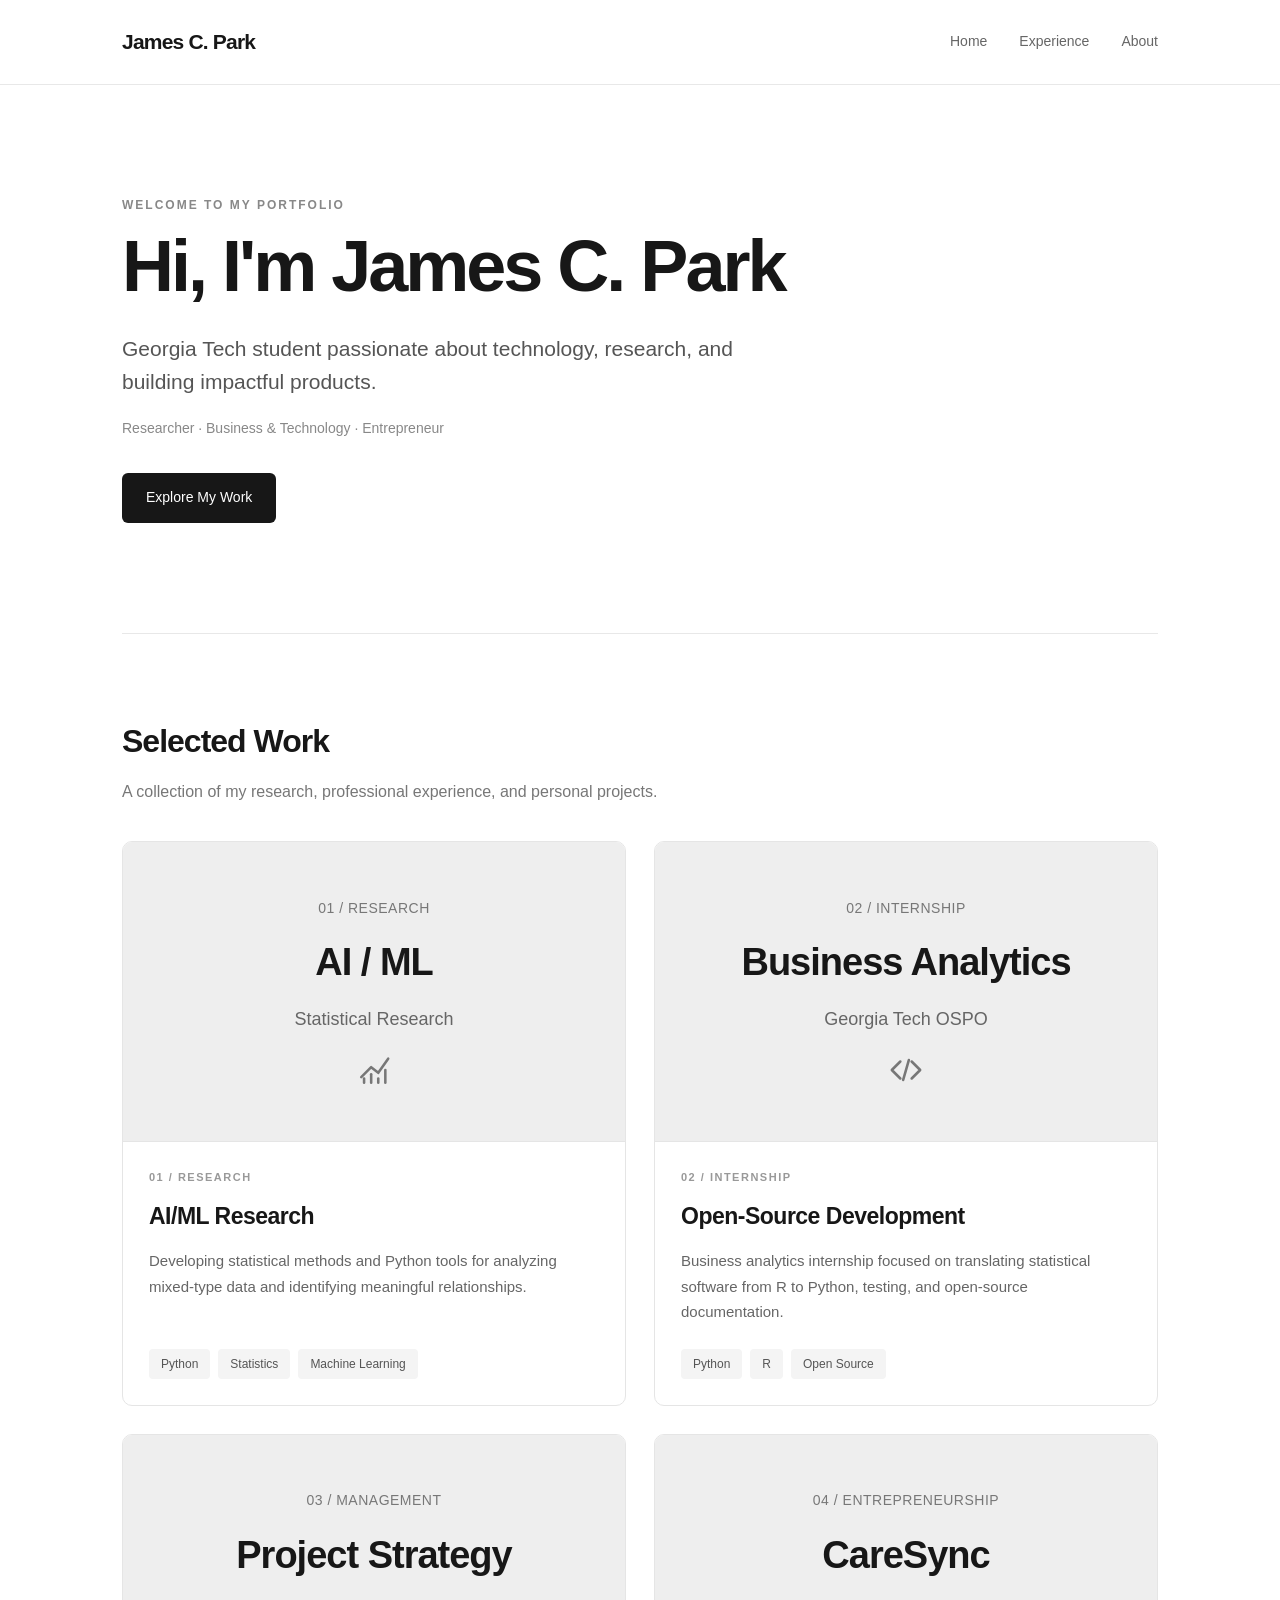
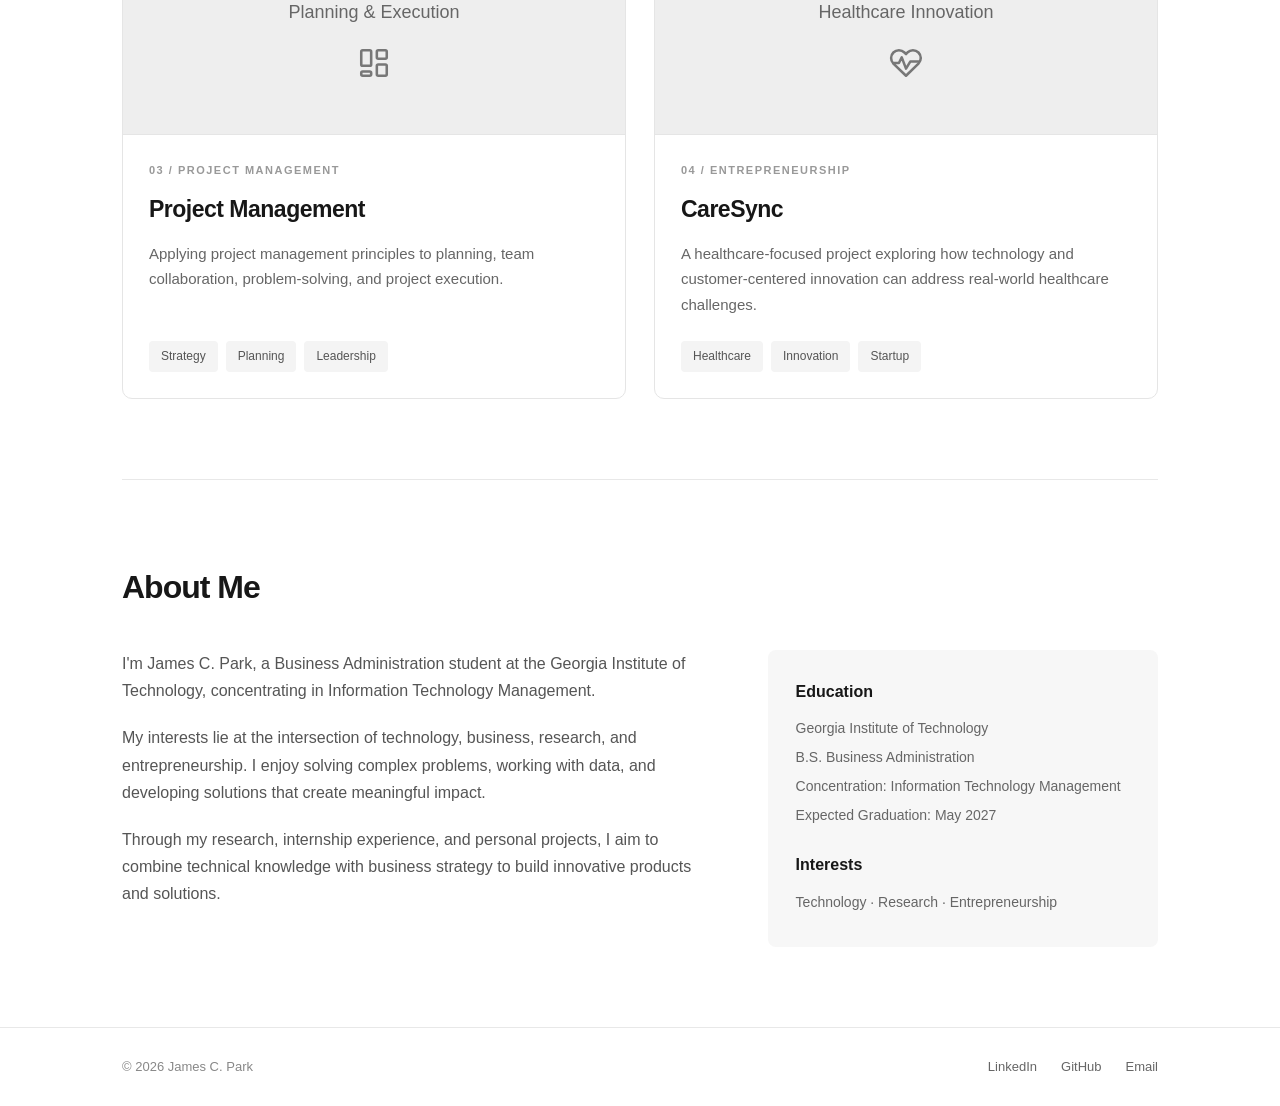
<file: index.html>
<!DOCTYPE html>
<html lang="en">
<head>
  <meta charset="UTF-8">
  <meta http-equiv="refresh" content="0; url=./my%20portfolio/index.html">
  <title>James C. Park | Portfolio</title>
</head>
<body>
  <p>Redirecting to portfolio...</p>
  <a href="./my%20portfolio/index.html">View Portfolio</a>
</body>
</html>
</file>
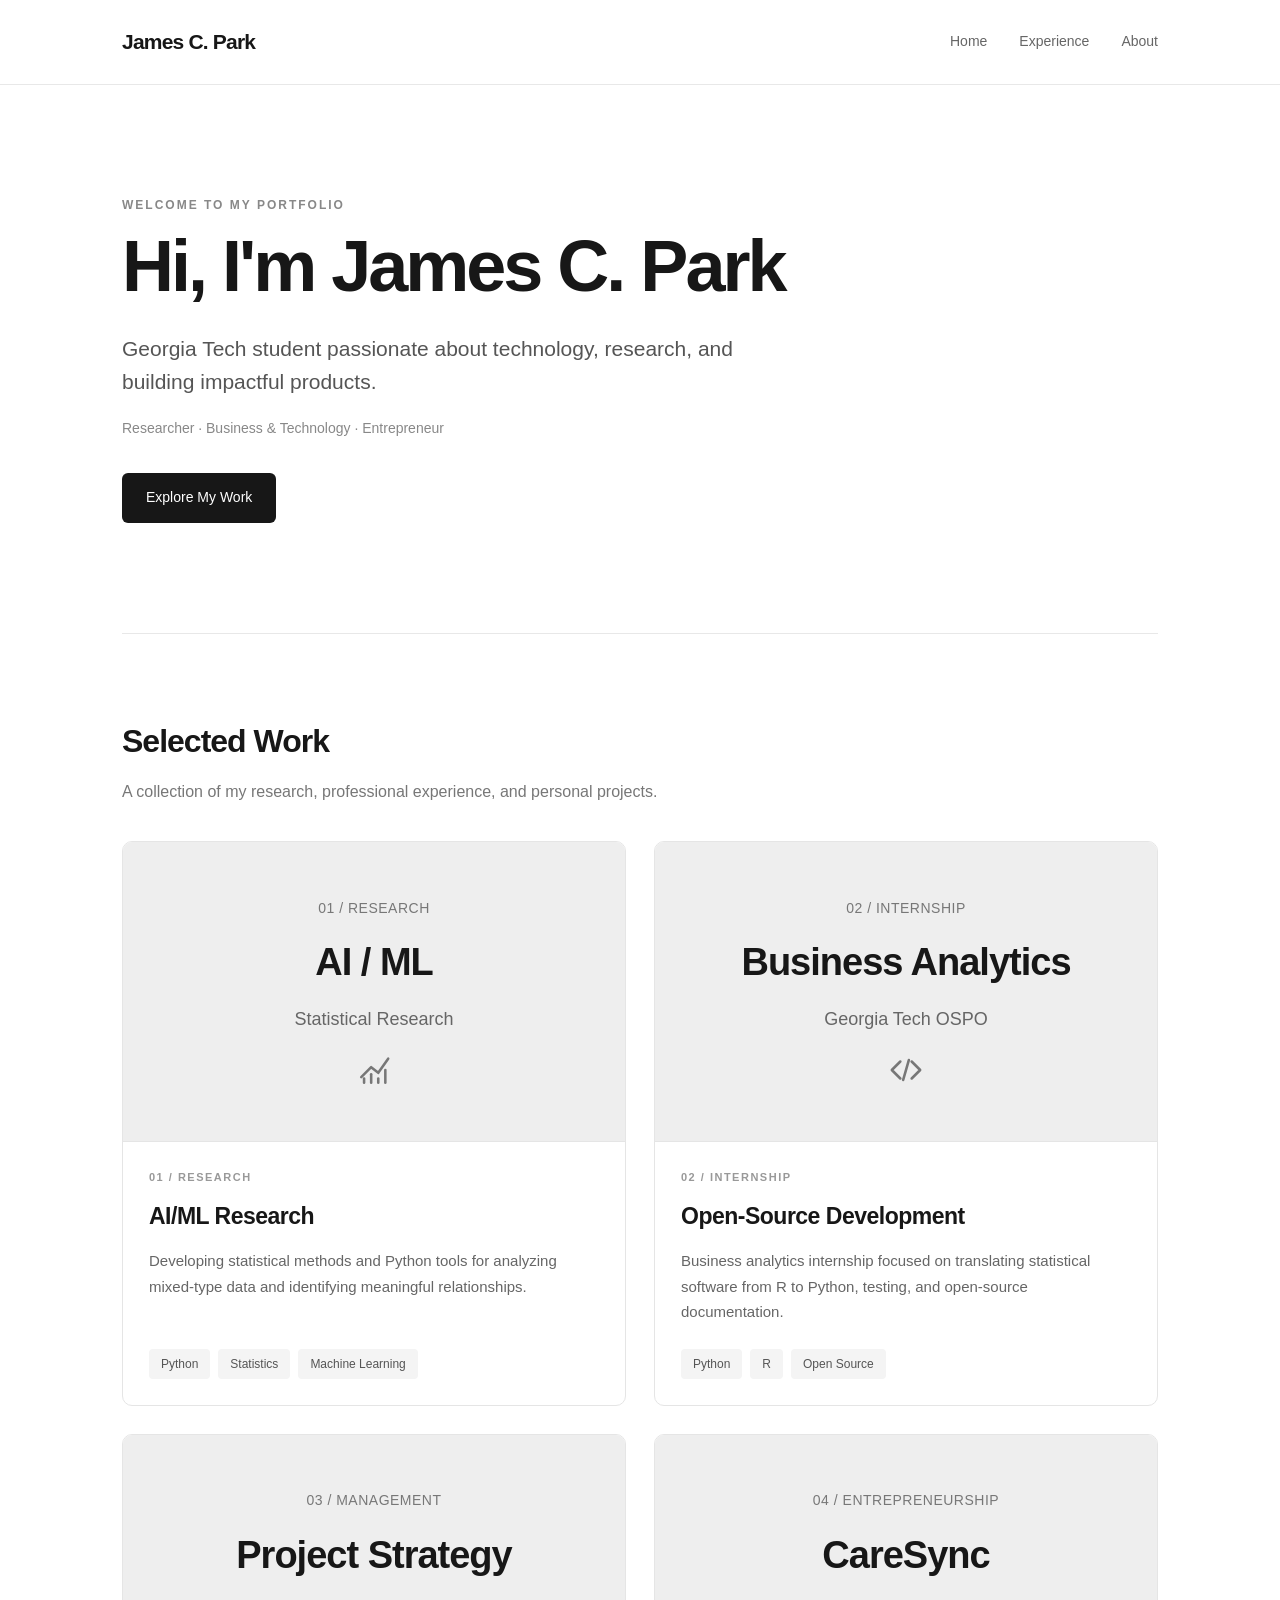
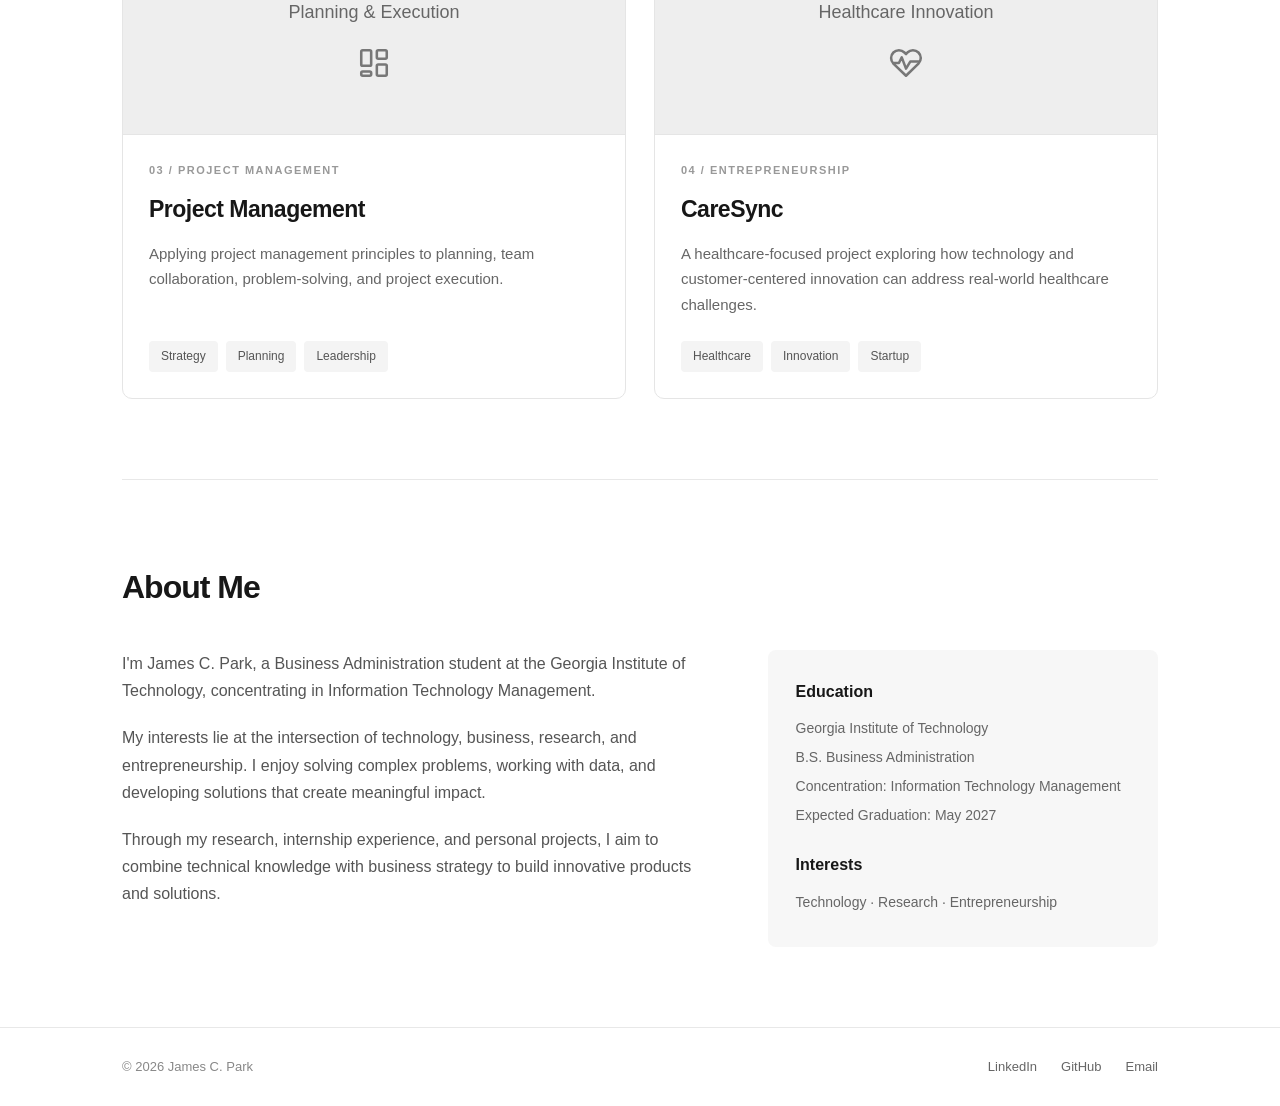
<file: my portfolio/index.html>
<!DOCTYPE html>
<html lang="en">

<head>
    <meta charset="UTF-8">
    <meta name="viewport" content="width=device-width, initial-scale=1.0">
    <meta name="robots" content="noindex, nofollow">

    <title>James C. Park | Portfolio</title>

    <link rel="stylesheet" href="My Portfolio.css">
</head>

<body>

    <!-- NAVIGATION BAR -->

    <header>
        <nav class="navbar">

            <a href="#home" class="logo">
                James C. Park
            </a>

            <div class="nav-links">
                <a href="#home">Home</a>
                <a href="#projects">Experience</a>
                <a href="#about">About</a>
            </div>

        </nav>
    </header>


    <main class="container">


        <!-- HOME SECTION -->

        <section id="home" class="hero">

            <p class="eyebrow">
                WELCOME TO MY PORTFOLIO
            </p>

            <h1>Hi, I'm James C. Park</h1>

            <p class="hero-description">
                Georgia Tech student passionate about technology,
                research, and building impactful products.
            </p>

            <p class="hero-tags">
                Researcher · Business & Technology · Entrepreneur
            </p>

            <a href="#projects" class="button">
                Explore My Work
            </a>

        </section>


        <!-- SELECTED WORK SECTION -->

        <section id="projects" class="projects-section">

            <div class="section-heading">

                <h2>Selected Work</h2>

                <p>
                    A collection of my research, professional
                    experience, and personal projects.
                </p>

            </div>


            <div class="project-grid">


                <!-- PROJECT 1: RESEARCH -->

                <a href="research.html" class="project-card">

                  <div class="project-image research-cover">

    <span class="cover-label">01 / RESEARCH</span>

    <h2>AI / ML</h2>

    <p>Statistical Research</p>

    <svg class="cover-icon"
         viewBox="0 0 24 24"
         fill="none"
         stroke="currentColor"
         stroke-width="1.8"
         stroke-linecap="round"
         stroke-linejoin="round">

        <path d="M3 17L10 10L15 14L22 4"/>
        <path d="M5 21V18"/>
        <path d="M10 21V15"/>
        <path d="M15 21V18"/>
        <path d="M20 21V12"/>

    </svg>

</div>

                    <div class="project-content">

                        <p class="project-category">
                            01 / RESEARCH
                        </p>

                        <h3>AI/ML Research</h3>

                        <p>
                            Developing statistical methods and
                            Python tools for analyzing mixed-type
                            data and identifying meaningful
                            relationships.
                        </p>

                        <div class="project-tags">
                            <span>Python</span>
                            <span>Statistics</span>
                            <span>Machine Learning</span>
                        </div>

                    </div>

                </a>


                <!-- PROJECT 2: INTERNSHIP -->

                <a href="internship.html" class="project-card">

                    
<div class="project-image internship-cover-home">

    <span class="cover-label">02 / INTERNSHIP</span>

    <h2>Business Analytics </h2>

    <p>Georgia Tech OSPO</p>

    <svg class="cover-icon"
         viewBox="0 0 24 24"
         fill="none"
         stroke="currentColor"
         stroke-width="1.8"
         stroke-linecap="round"
         stroke-linejoin="round">

        <path d="M8 6L2 12L8 18"/>
        <path d="M16 6L22 12L16 18"/>
        <path d="M14 5L10 19"/>

    </svg>

</div>

                    <div class="project-content">

                        <p class="project-category">
                            02 / INTERNSHIP
                        </p>

                        <h3>Open-Source Development</h3>

                        <p>
                            Business analytics internship focused
                            on translating statistical software
                            from R to Python, testing, and
                            open-source documentation.
                        </p>

                        <div class="project-tags">
                            <span>Python</span>
                            <span>R</span>
                            <span>Open Source</span>
                        </div>

                    </div>

                </a>


                <!-- PROJECT 3: PROJECT MANAGEMENT -->

                <a href="project-management.html"
                   class="project-card">

                    
<div class="project-image management-cover">

    <span class="cover-label">03 / MANAGEMENT</span>

    <h2>Project Strategy</h2>

    <p>Planning &amp; Execution</p>

    <svg class="cover-icon"
         viewBox="0 0 24 24"
         fill="none"
         stroke="currentColor"
         stroke-width="1.8"
         stroke-linecap="round"
         stroke-linejoin="round">

        <rect x="3" y="3" width="7" height="11" rx="1"/>
        <rect x="14" y="3" width="7" height="6" rx="1"/>
        <rect x="3" y="18" width="7" height="3" rx="1"/>
        <rect x="14" y="13" width="7" height="8" rx="1"/>

    </svg>

</div>


                    <div class="project-content">

                        <p class="project-category">
                            03 / PROJECT MANAGEMENT
                        </p>

                        <h3>Project Management</h3>

                        <p>
                            Applying project management principles
                            to planning, team collaboration,
                            problem-solving, and project execution.
                        </p>

                        <div class="project-tags">
                            <span>Strategy</span>
                            <span>Planning</span>
                            <span>Leadership</span>
                        </div>

                    </div>

                </a>



                

                <!-- PROJECT 4: CARESYNC -->

                <a href="caresync.html" class="project-card">

                   
<div class="project-image caresync-cover">

    <span class="cover-label">
        04 / ENTREPRENEURSHIP
    </span>

    <h2>CareSync</h2>

    <p>Healthcare Innovation</p>

    <svg class="cover-icon"
         viewBox="0 0 24 24"
         fill="none"
         stroke="currentColor"
         stroke-width="1.8"
         stroke-linecap="round"
         stroke-linejoin="round">

        <path d="M20.8 4.6
                 a5.5 5.5 0 0 0 -7.8 0
                 L12 5.7
                 L10.9 4.6
                 a5.5 5.5 0 0 0 -7.8 7.8
                 L12 21
                 L20.8 12.4
                 a5.5 5.5 0 0 0 0 -7.8Z"/>

        <path d="M3 12H7L9 8L12 16L15 11H21"/>

    </svg>

</div>


                    <div class="project-content">

                        <p class="project-category">
                            04 / ENTREPRENEURSHIP
                        </p>

                        <h3>CareSync</h3>

                        <p>
                            A healthcare-focused project exploring
                            how technology and customer-centered
                            innovation can address real-world
                            healthcare challenges.
                        </p>

                        <div class="project-tags">
                            <span>Healthcare</span>
                            <span>Innovation</span>
                            <span>Startup</span>
                        </div>

                    </div>

                </a>


            </div>

        </section>


        <!-- ABOUT ME SECTION -->

        <section id="about" class="about-section">

            <div class="section-heading">

                <h2>About Me</h2>

            </div>


            <div class="about-content">

                <div class="about-text">

                    <p>
                        I'm James C. Park, a Business Administration
                        student at the Georgia Institute of
                        Technology, concentrating in Information
                        Technology Management.
                    </p>

                    <p>
                        My interests lie at the intersection of
                        technology, business, research, and
                        entrepreneurship. I enjoy solving complex
                        problems, working with data, and developing
                        solutions that create meaningful impact.
                    </p>

                    <p>
                        Through my research, internship experience,
                        and personal projects, I aim to combine
                        technical knowledge with business strategy
                        to build innovative products and solutions.
                    </p>

                </div>


                <div class="about-info">

                    <h3>Education</h3>

                    <p>
                        Georgia Institute of Technology
                    </p>

                    <p>
                        B.S. Business Administration
                    </p>

                    <p>
                        Concentration: Information Technology Management
                    </p>

                    <p>
                        Expected Graduation: May 2027
                    </p>


                    <h3>Interests</h3>

                    <p>
                        Technology · Research · Entrepreneurship
                    </p>

                </div>

            </div>

        </section>

    </main>


    <!-- FOOTER -->

    <footer>

        <div class="footer-content">

            <p>&copy; 2026 James C. Park</p>

            <div class="social-links">

                <a href="https://www.linkedin.com/in/jamescpark"
                   target="_blank"
                   rel="noopener noreferrer">
                    LinkedIn
                </a>

                <a href="https://github.com/CHAEMIN04"
                   target="_blank"
                   rel="noopener noreferrer">
                    GitHub
                </a>

                <a href="mailto:james.chaemin.park@gmail.com">
                    Email
                </a>

            </div>

        </div>

    </footer>

</body>

</html>
</file>
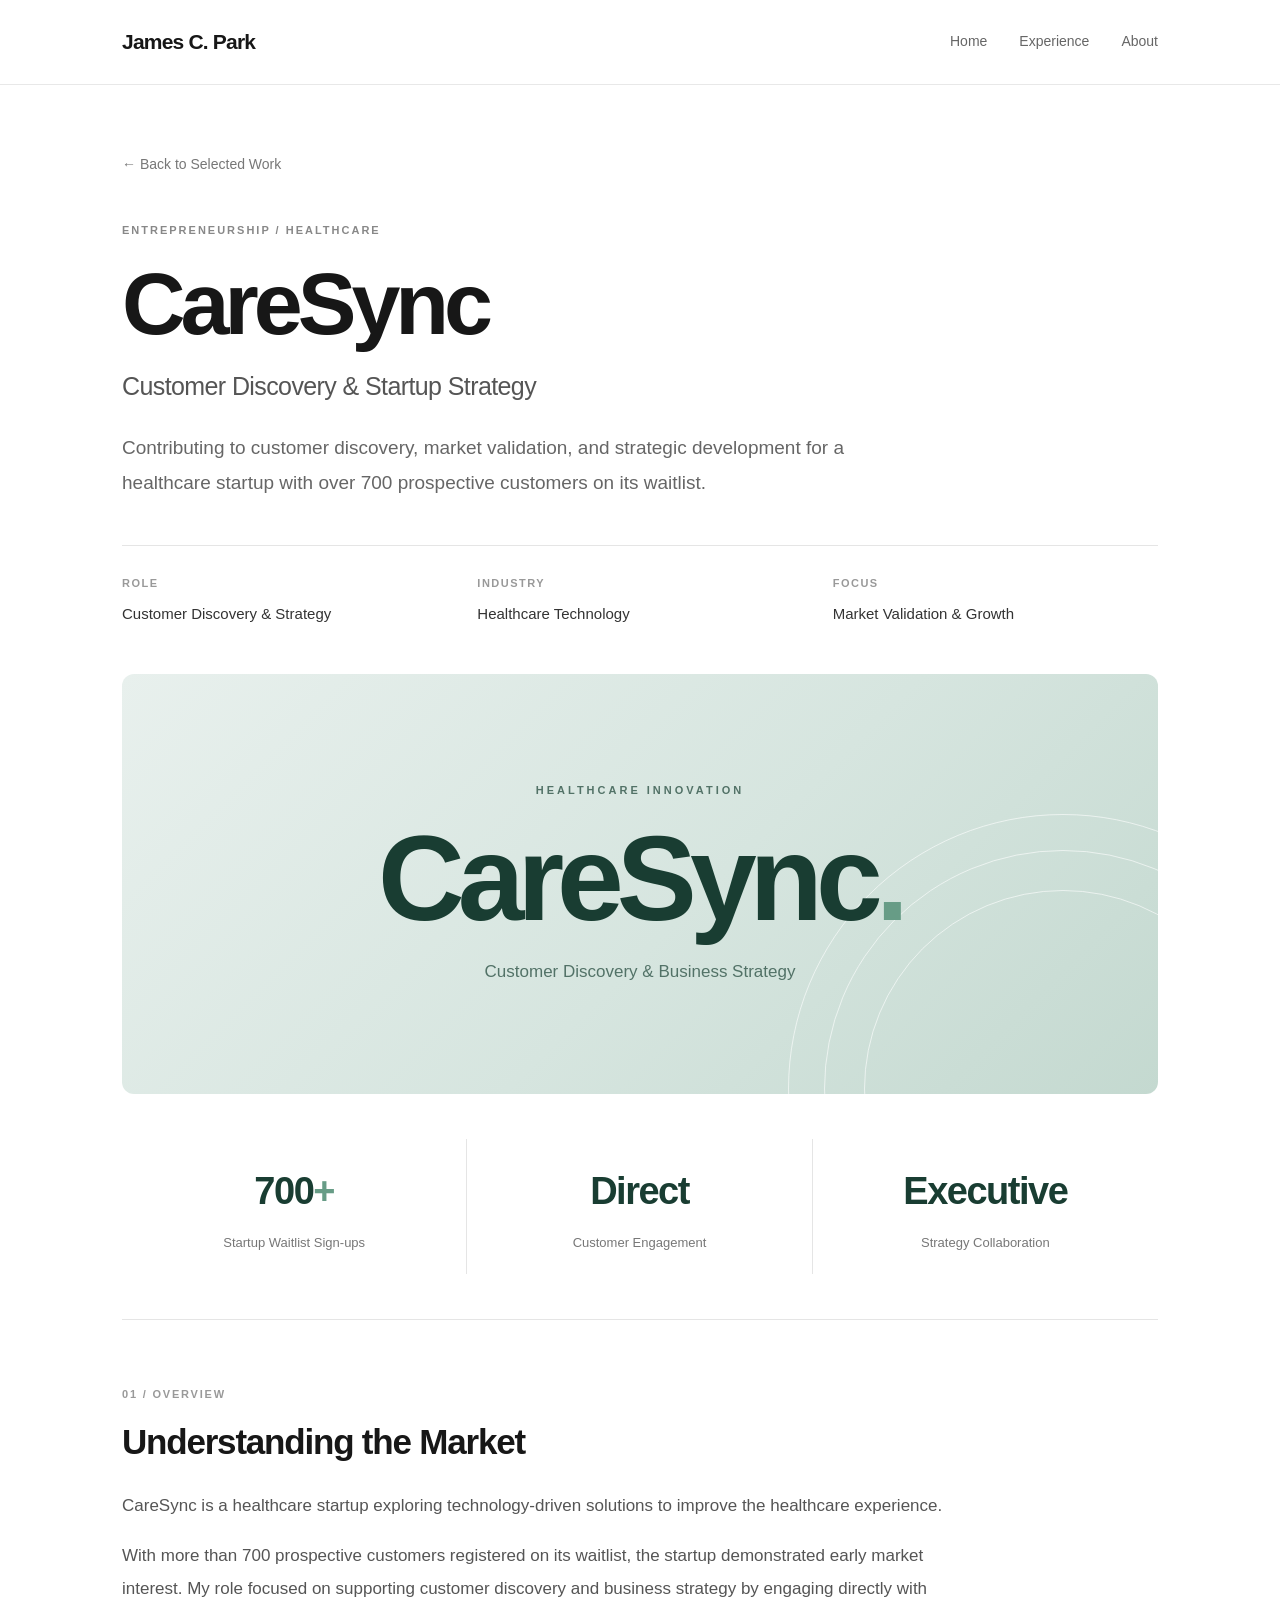
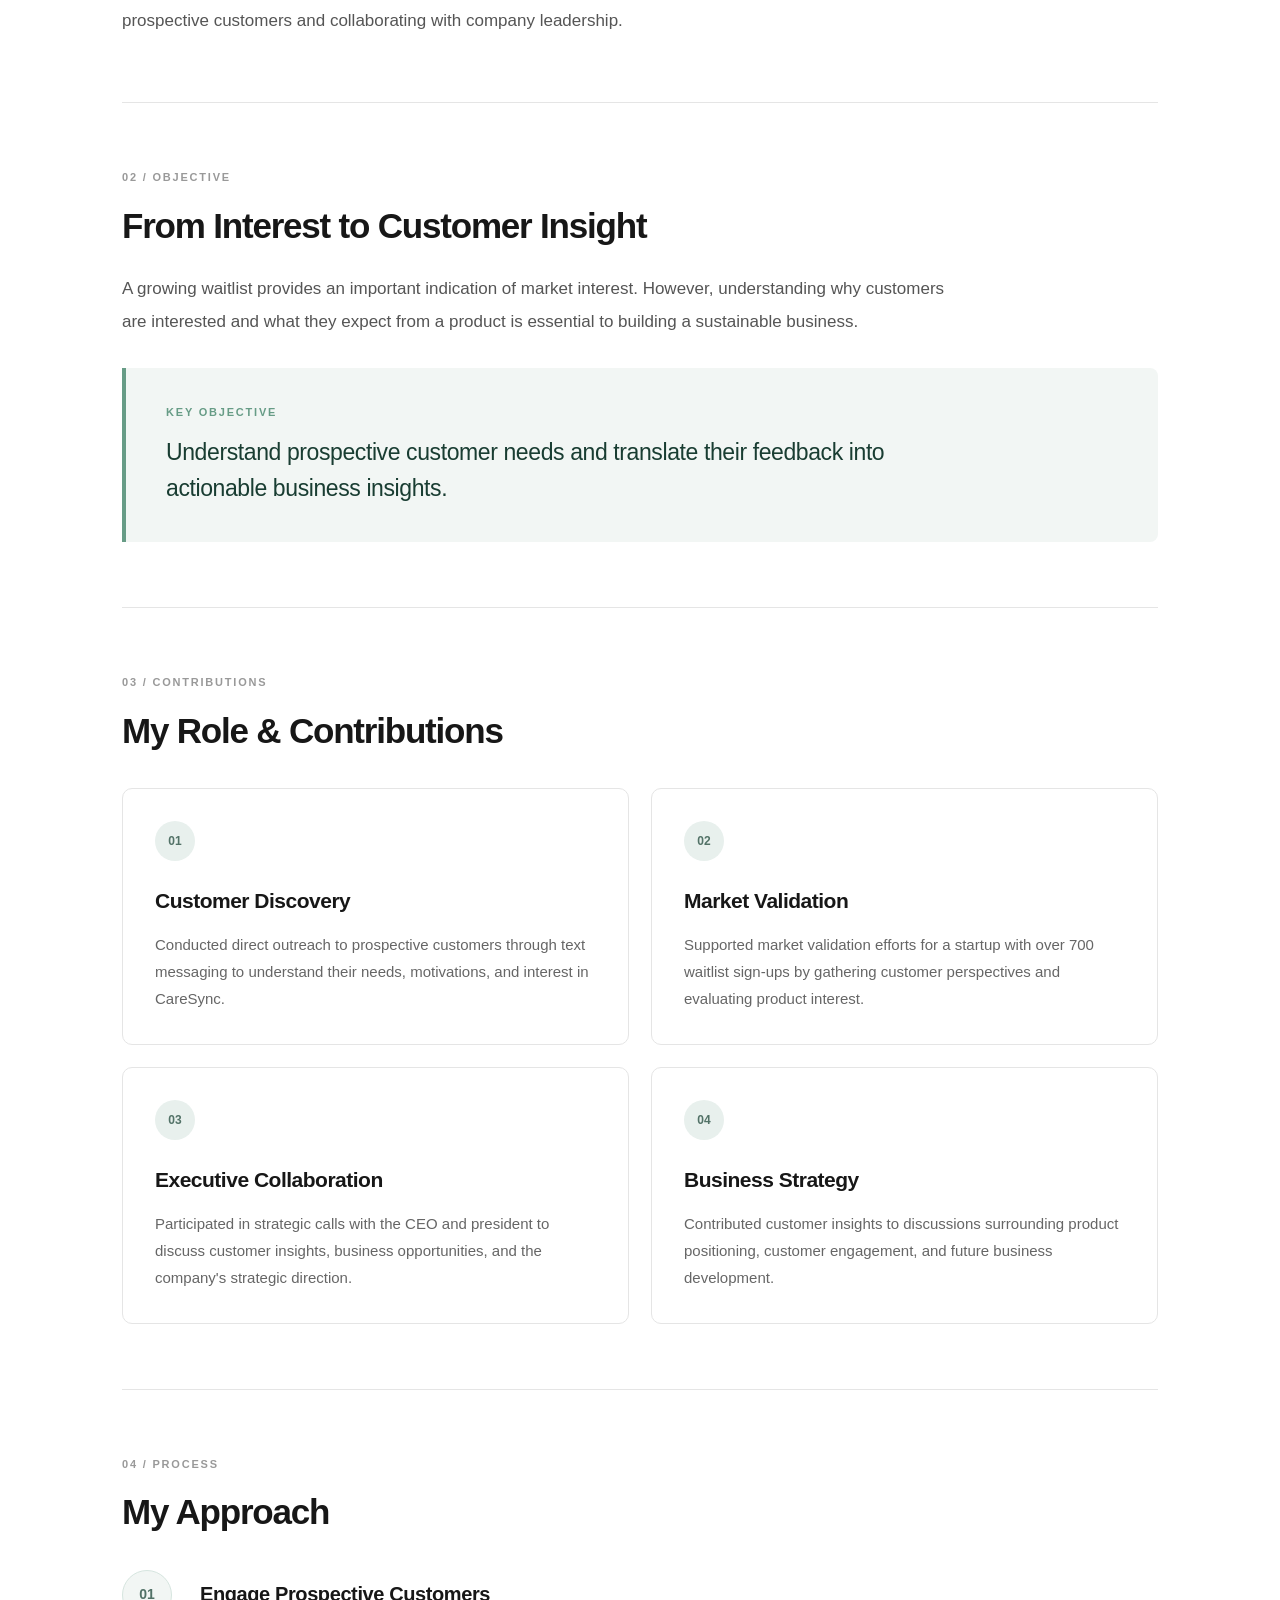
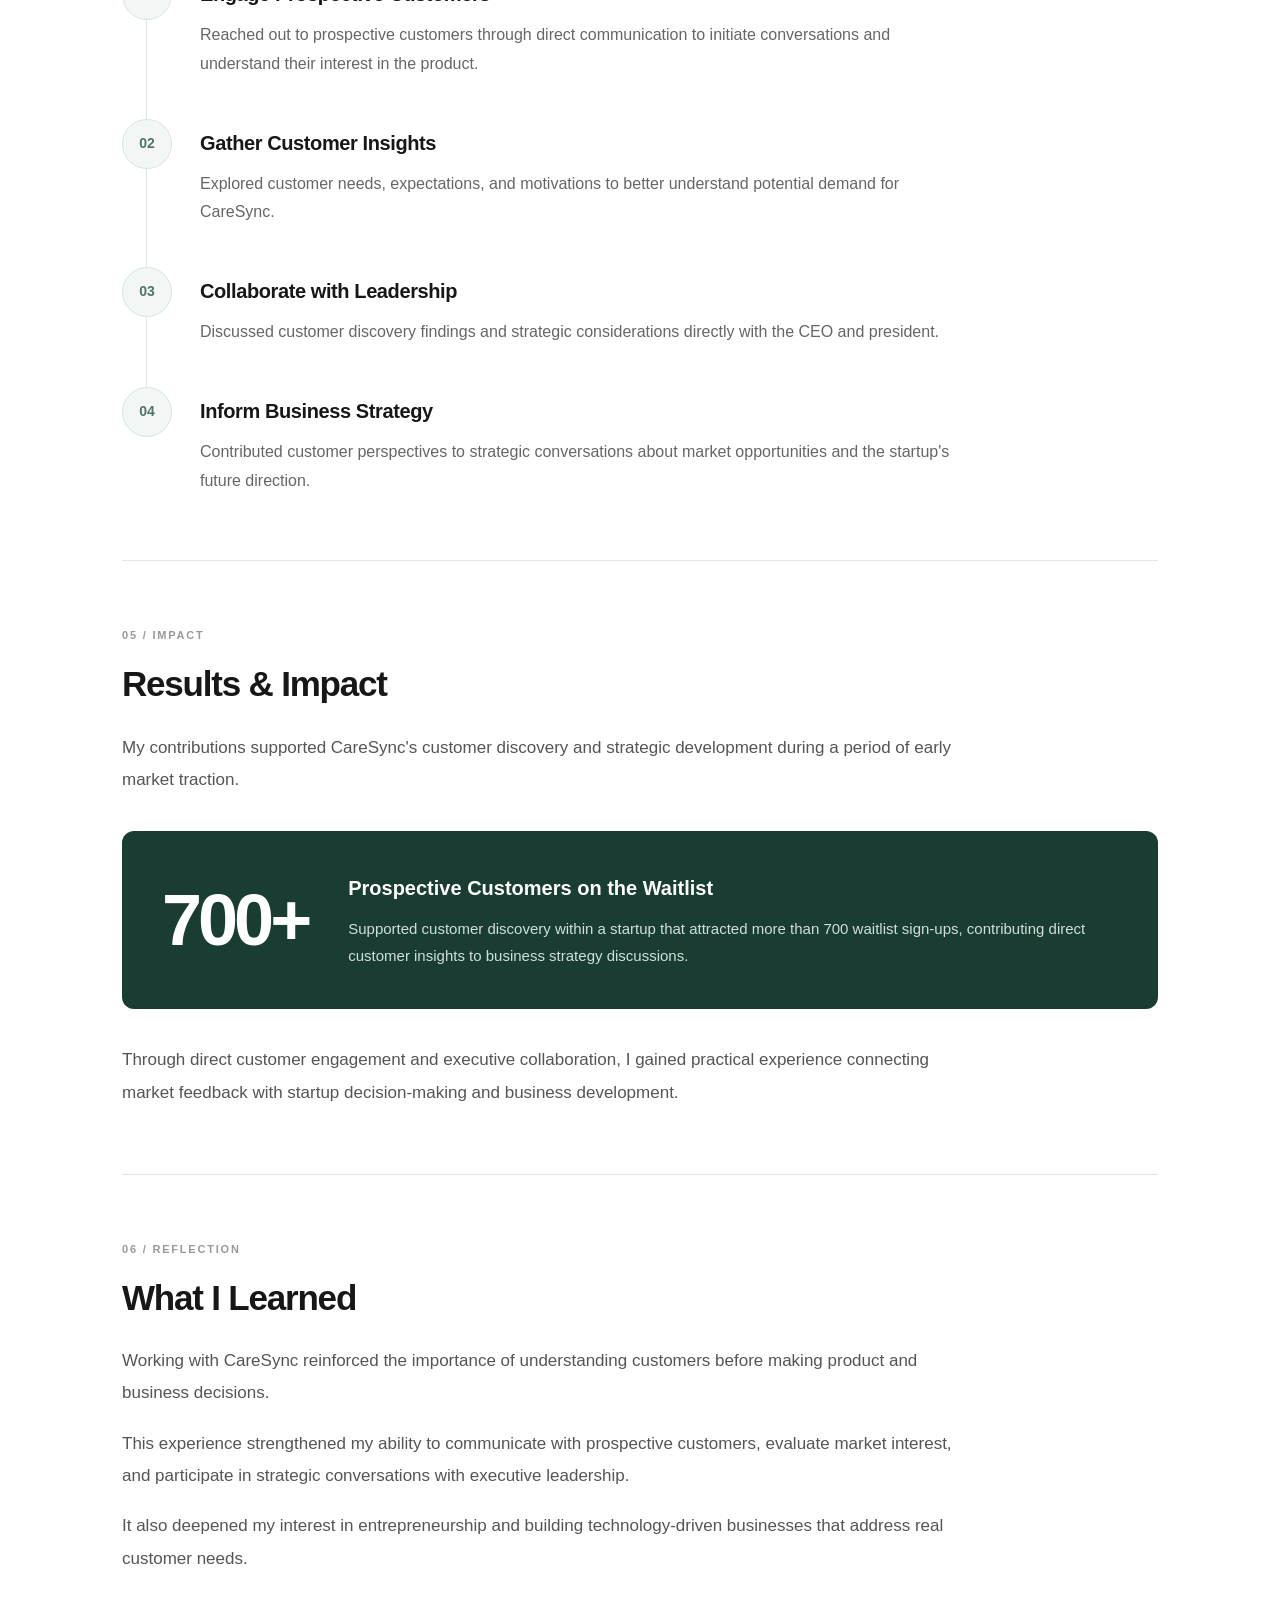
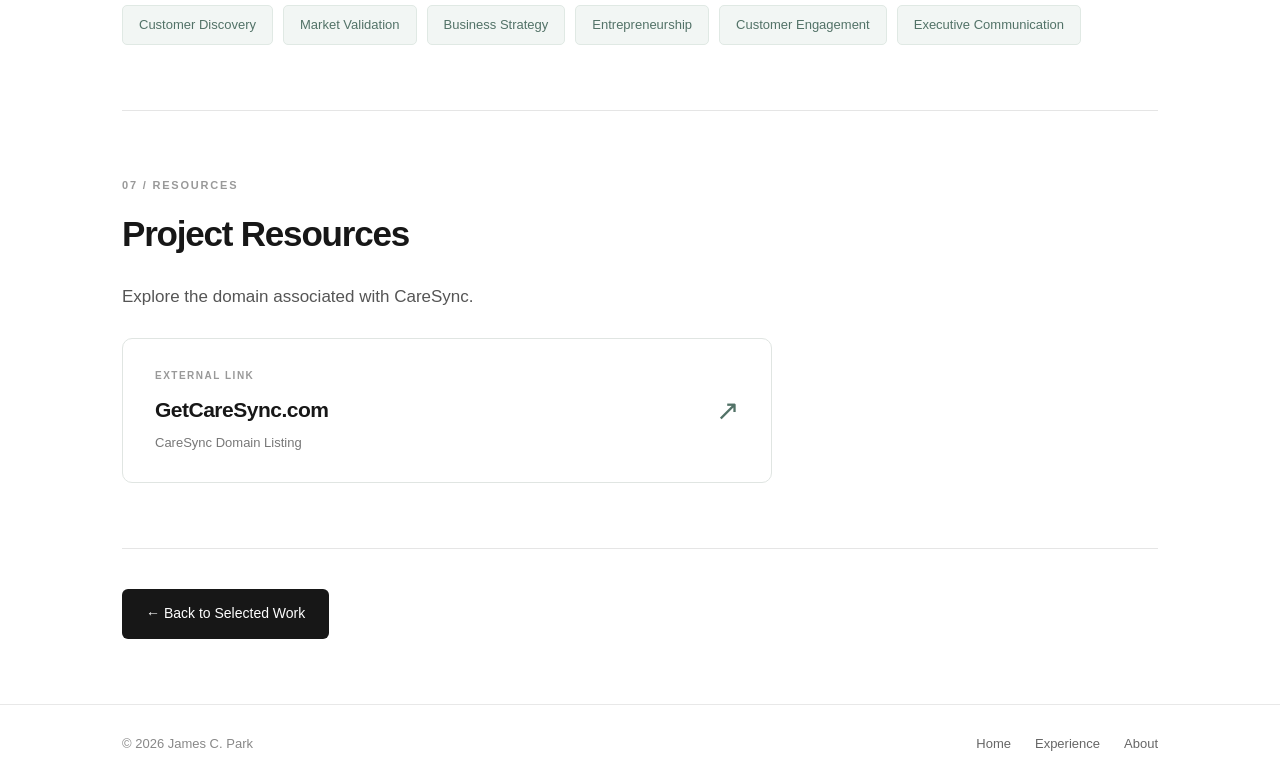
<file: my portfolio/caresync.html>
<!DOCTYPE html>
<html lang="en">

<head>
    <meta charset="UTF-8">
    <meta name="viewport" content="width=device-width, initial-scale=1.0">

    <title>CareSync | James C. Park</title>

    <link rel="stylesheet" href="My Portfolio.css">
    <link rel="stylesheet" href="caresync.css">
</head>

<body>

    <!-- NAVIGATION -->

    <header>
        <nav class="navbar">

            <a href="myportfolio.html" class="logo">
                James C. Park
            </a>

            <div class="nav-links">
                <a href="myportfolio.html#home">Home</a>
                <a href="myportfolio.html#projects">Experience</a>
                <a href="myportfolio.html#about">About</a>
            </div>

        </nav>
    </header>


    <main class="container case-study">


        <!-- HERO SECTION -->

        <section class="case-hero">

            <a href="myportfolio.html#projects" class="back-link">
                &larr; Back to Selected Work
            </a>

            <p class="case-eyebrow">
                ENTREPRENEURSHIP / HEALTHCARE
            </p>

            <h1>CareSync</h1>

            <h2>Customer Discovery &amp; Startup Strategy</h2>

            <p class="case-description">
                Contributing to customer discovery, market
                validation, and strategic development for a
                healthcare startup with over 700 prospective
                customers on its waitlist.
            </p>


            <div class="case-info">

                <div class="info-item">
                    <span class="info-label">ROLE</span>
                    <p>Customer Discovery &amp; Strategy</p>
                </div>

                <div class="info-item">
                    <span class="info-label">INDUSTRY</span>
                    <p>Healthcare Technology</p>
                </div>

                <div class="info-item">
                    <span class="info-label">FOCUS</span>
                    <p>Market Validation &amp; Growth</p>
                </div>

            </div>

        </section>


        <!-- PROJECT COVER -->

        <div class="case-cover">

            <div class="cover-content">

                <p>HEALTHCARE INNOVATION</p>

                <h2>CareSync<span>.</span></h2>

                <p class="cover-subtitle">
                    Customer Discovery &amp; Business Strategy
                </p>

            </div>

            <div class="cover-decoration"></div>

        </div>


        <!-- IMPACT METRICS -->

        <section class="metrics-section">

            <div class="metrics-grid">

                <div class="metric">

                    <h3>700<span>+</span></h3>

                    <p>Startup Waitlist Sign-ups</p>

                </div>

                <div class="metric">

                    <h3>Direct</h3>

                    <p>Customer Engagement</p>

                </div>

                <div class="metric">

                    <h3>Executive</h3>

                    <p>Strategy Collaboration</p>

                </div>

            </div>

        </section>


        <!-- OVERVIEW -->

        <section class="case-section">

            <div class="section-number">01 / OVERVIEW</div>

            <h2>Understanding the Market</h2>

            <p>
                CareSync is a healthcare startup exploring
                technology-driven solutions to improve the
                healthcare experience.
            </p>

            <p>
                With more than 700 prospective customers
                registered on its waitlist, the startup
                demonstrated early market interest. My role
                focused on supporting customer discovery
                and business strategy by engaging directly
                with prospective customers and collaborating
                with company leadership.
            </p>

        </section>


        <!-- OBJECTIVE -->

        <section class="case-section">

            <div class="section-number">02 / OBJECTIVE</div>

            <h2>From Interest to Customer Insight</h2>

            <p>
                A growing waitlist provides an important
                indication of market interest. However,
                understanding why customers are interested
                and what they expect from a product is
                essential to building a sustainable business.
            </p>

            <div class="objective-box">

                <p class="objective-label">KEY OBJECTIVE</p>

                <h3>
                    Understand prospective customer needs
                    and translate their feedback into
                    actionable business insights.
                </h3>

            </div>

        </section>


        <!-- CONTRIBUTIONS -->

        <section class="case-section">

            <div class="section-number">03 / CONTRIBUTIONS</div>

            <h2>My Role &amp; Contributions</h2>

            <div class="contribution-grid">


                <div class="contribution-card">

                    <span class="card-number">01</span>

                    <h3>Customer Discovery</h3>

                    <p>
                        Conducted direct outreach to prospective
                        customers through text messaging to
                        understand their needs, motivations,
                        and interest in CareSync.
                    </p>

                </div>


                <div class="contribution-card">

                    <span class="card-number">02</span>

                    <h3>Market Validation</h3>

                    <p>
                        Supported market validation efforts
                        for a startup with over 700 waitlist
                        sign-ups by gathering customer
                        perspectives and evaluating product
                        interest.
                    </p>

                </div>


                <div class="contribution-card">

                    <span class="card-number">03</span>

                    <h3>Executive Collaboration</h3>

                    <p>
                        Participated in strategic calls with
                        the CEO and president to discuss
                        customer insights, business opportunities,
                        and the company's strategic direction.
                    </p>

                </div>


                <div class="contribution-card">

                    <span class="card-number">04</span>

                    <h3>Business Strategy</h3>

                    <p>
                        Contributed customer insights to
                        discussions surrounding product
                        positioning, customer engagement,
                        and future business development.
                    </p>

                </div>


            </div>

        </section>


        <!-- PROCESS -->

        <section class="case-section">

            <div class="section-number">04 / PROCESS</div>

            <h2>My Approach</h2>

            <div class="process-list">


                <div class="process-step">

                    <div class="step-number">01</div>

                    <div class="step-content">

                        <h3>Engage Prospective Customers</h3>

                        <p>
                            Reached out to prospective customers
                            through direct communication to
                            initiate conversations and understand
                            their interest in the product.
                        </p>

                    </div>

                </div>


                <div class="process-step">

                    <div class="step-number">02</div>

                    <div class="step-content">

                        <h3>Gather Customer Insights</h3>

                        <p>
                            Explored customer needs, expectations,
                            and motivations to better understand
                            potential demand for CareSync.
                        </p>

                    </div>

                </div>


                <div class="process-step">

                    <div class="step-number">03</div>

                    <div class="step-content">

                        <h3>Collaborate with Leadership</h3>

                        <p>
                            Discussed customer discovery findings
                            and strategic considerations directly
                            with the CEO and president.
                        </p>

                    </div>

                </div>


                <div class="process-step">

                    <div class="step-number">04</div>

                    <div class="step-content">

                        <h3>Inform Business Strategy</h3>

                        <p>
                            Contributed customer perspectives
                            to strategic conversations about
                            market opportunities and the
                            startup's future direction.
                        </p>

                    </div>

                </div>


            </div>

        </section>


        <!-- RESULTS -->

        <section class="case-section">

            <div class="section-number">05 / IMPACT</div>

            <h2>Results &amp; Impact</h2>

            <p>
                My contributions supported CareSync's
                customer discovery and strategic development
                during a period of early market traction.
            </p>

            <div class="impact-highlight">

                <h3>700+</h3>

                <div>

                    <h4>Prospective Customers on the Waitlist</h4>

                    <p>
                        Supported customer discovery within
                        a startup that attracted more than
                        700 waitlist sign-ups, contributing
                        direct customer insights to business
                        strategy discussions.
                    </p>

                </div>

            </div>

            <p>
                Through direct customer engagement and
                executive collaboration, I gained practical
                experience connecting market feedback with
                startup decision-making and business
                development.
            </p>

        </section>


        <!-- REFLECTION -->

        <section class="case-section">

            <div class="section-number">06 / REFLECTION</div>

            <h2>What I Learned</h2>

            <p>
                Working with CareSync reinforced the importance
                of understanding customers before making
                product and business decisions.
            </p>

            <p>
                This experience strengthened my ability to
                communicate with prospective customers,
                evaluate market interest, and participate
                in strategic conversations with executive
                leadership.
            </p>

            <p>
                It also deepened my interest in entrepreneurship
                and building technology-driven businesses
                that address real customer needs.
            </p>

            <div class="skills-list">

                <span>Customer Discovery</span>
                <span>Market Validation</span>
                <span>Business Strategy</span>
                <span>Entrepreneurship</span>
                <span>Customer Engagement</span>
                <span>Executive Communication</span>

            </div>

        </section>


        <!-- PROJECT RESOURCES -->

        <section class="case-section resources-section">

            <div class="section-number">07 / RESOURCES</div>

            <h2>Project Resources</h2>

            <p>
                Explore the domain associated with CareSync.
            </p>

            <a href="https://domains.atom.com/lpd/name/GetCareSync.com"
               target="_blank"
               rel="noopener noreferrer"
               class="resource-button">

                <div>

                    <span class="resource-label">
                        EXTERNAL LINK
                    </span>

                    <h3>GetCareSync.com</h3>

                    <p>CareSync Domain Listing</p>

                </div>

                <span class="external-arrow">&#8599;</span>

            </a>

        </section>


        <!-- BACK TO PORTFOLIO -->

        <div class="case-bottom">

            <a href="myportfolio.html#projects"
               class="bottom-link">

                &larr; Back to Selected Work

            </a>

        </div>


    </main>


    <!-- FOOTER -->

    <footer>

        <div class="footer-content">

            <p>&copy; 2026 James C. Park</p>

            <div class="social-links">

                <a href="myportfolio.html#home">Home</a>

                <a href="myportfolio.html#projects">
                    Experience
                </a>

                <a href="myportfolio.html#about">About</a>

            </div>

        </div>

    </footer>

</body>

</html>
</file>
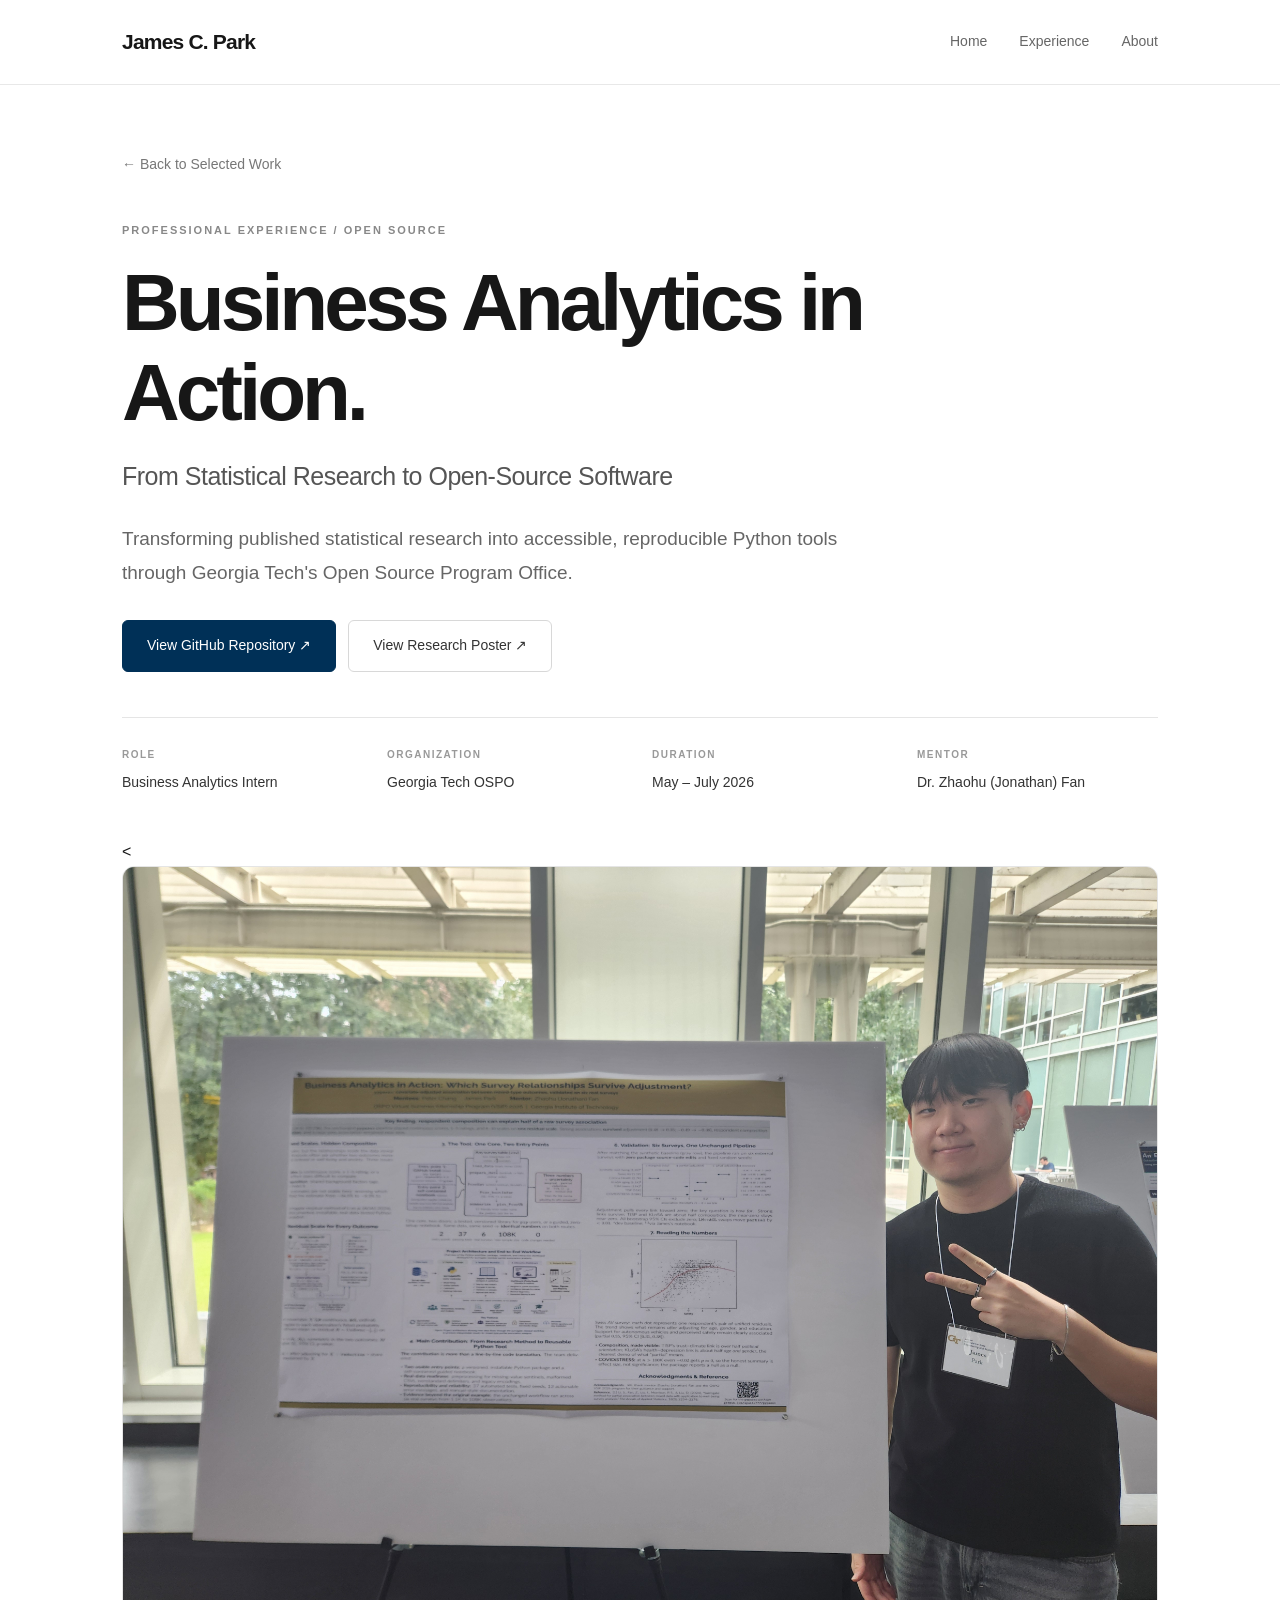
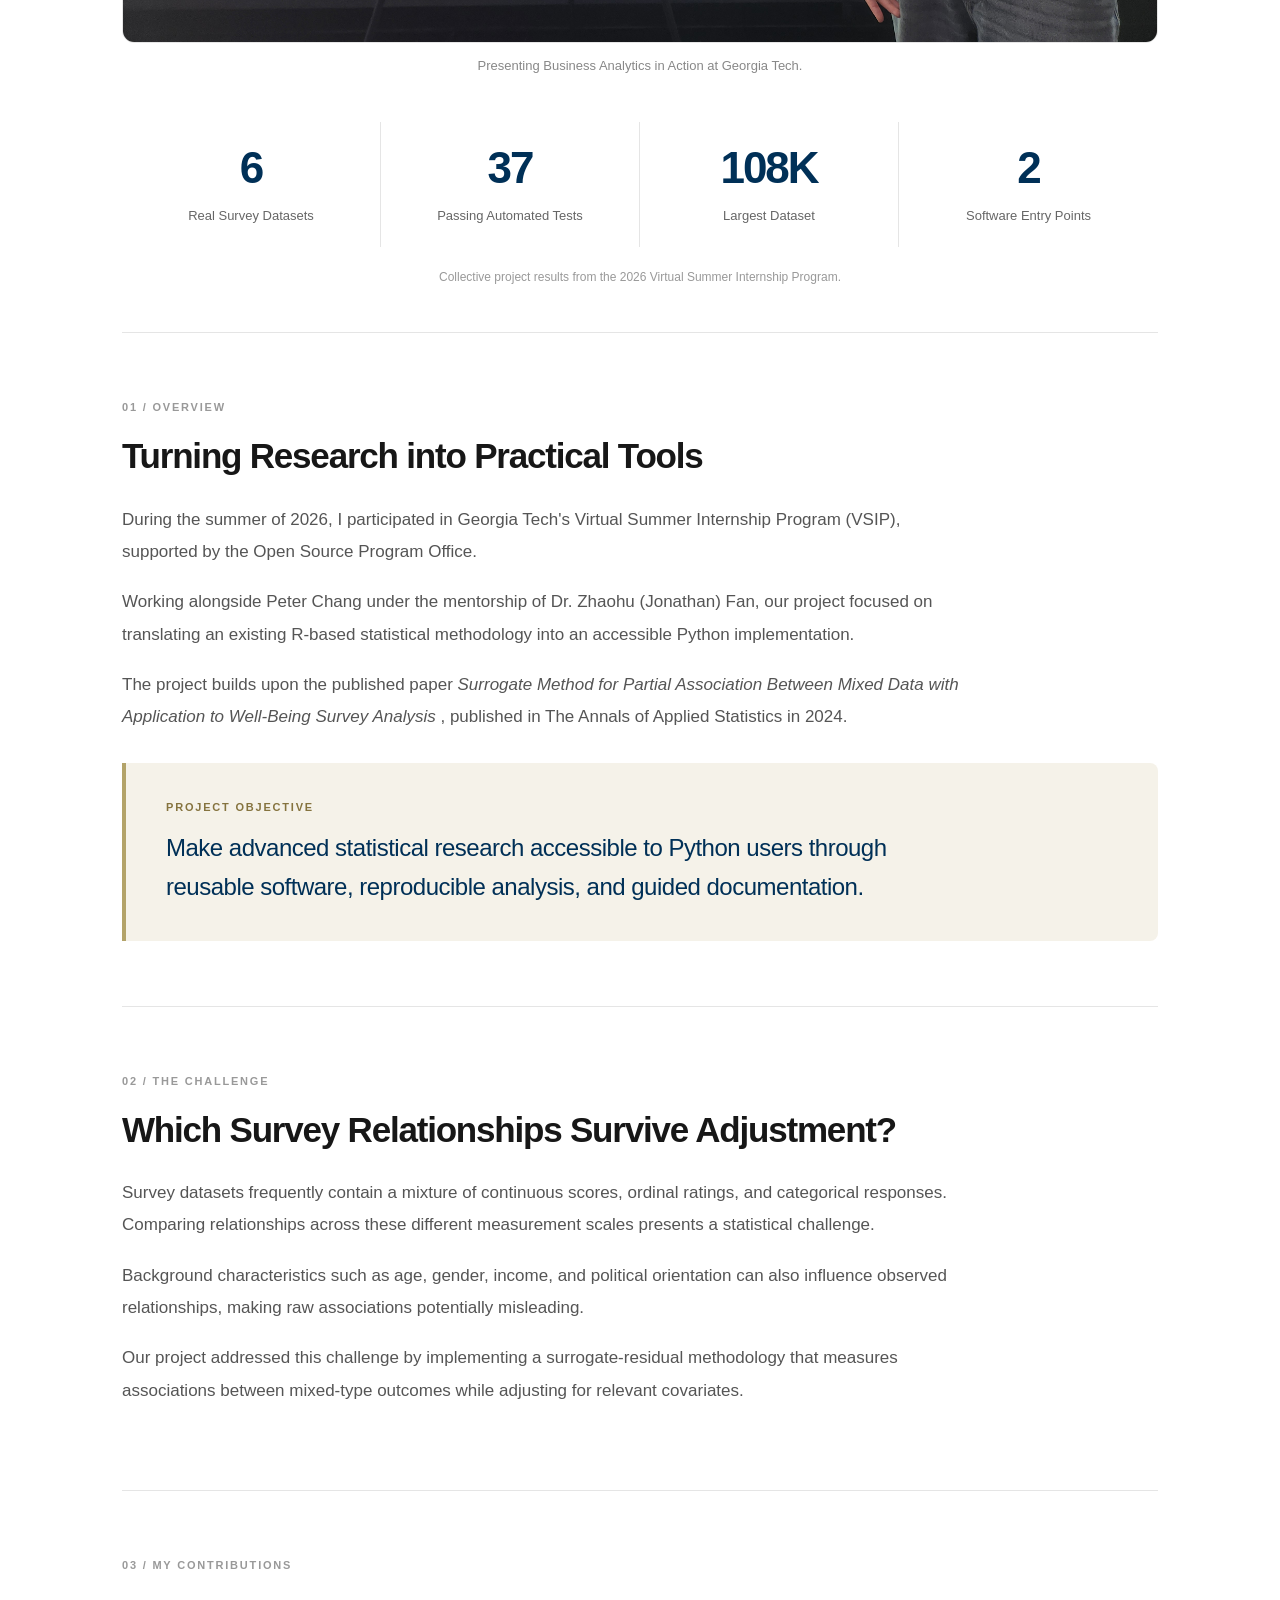
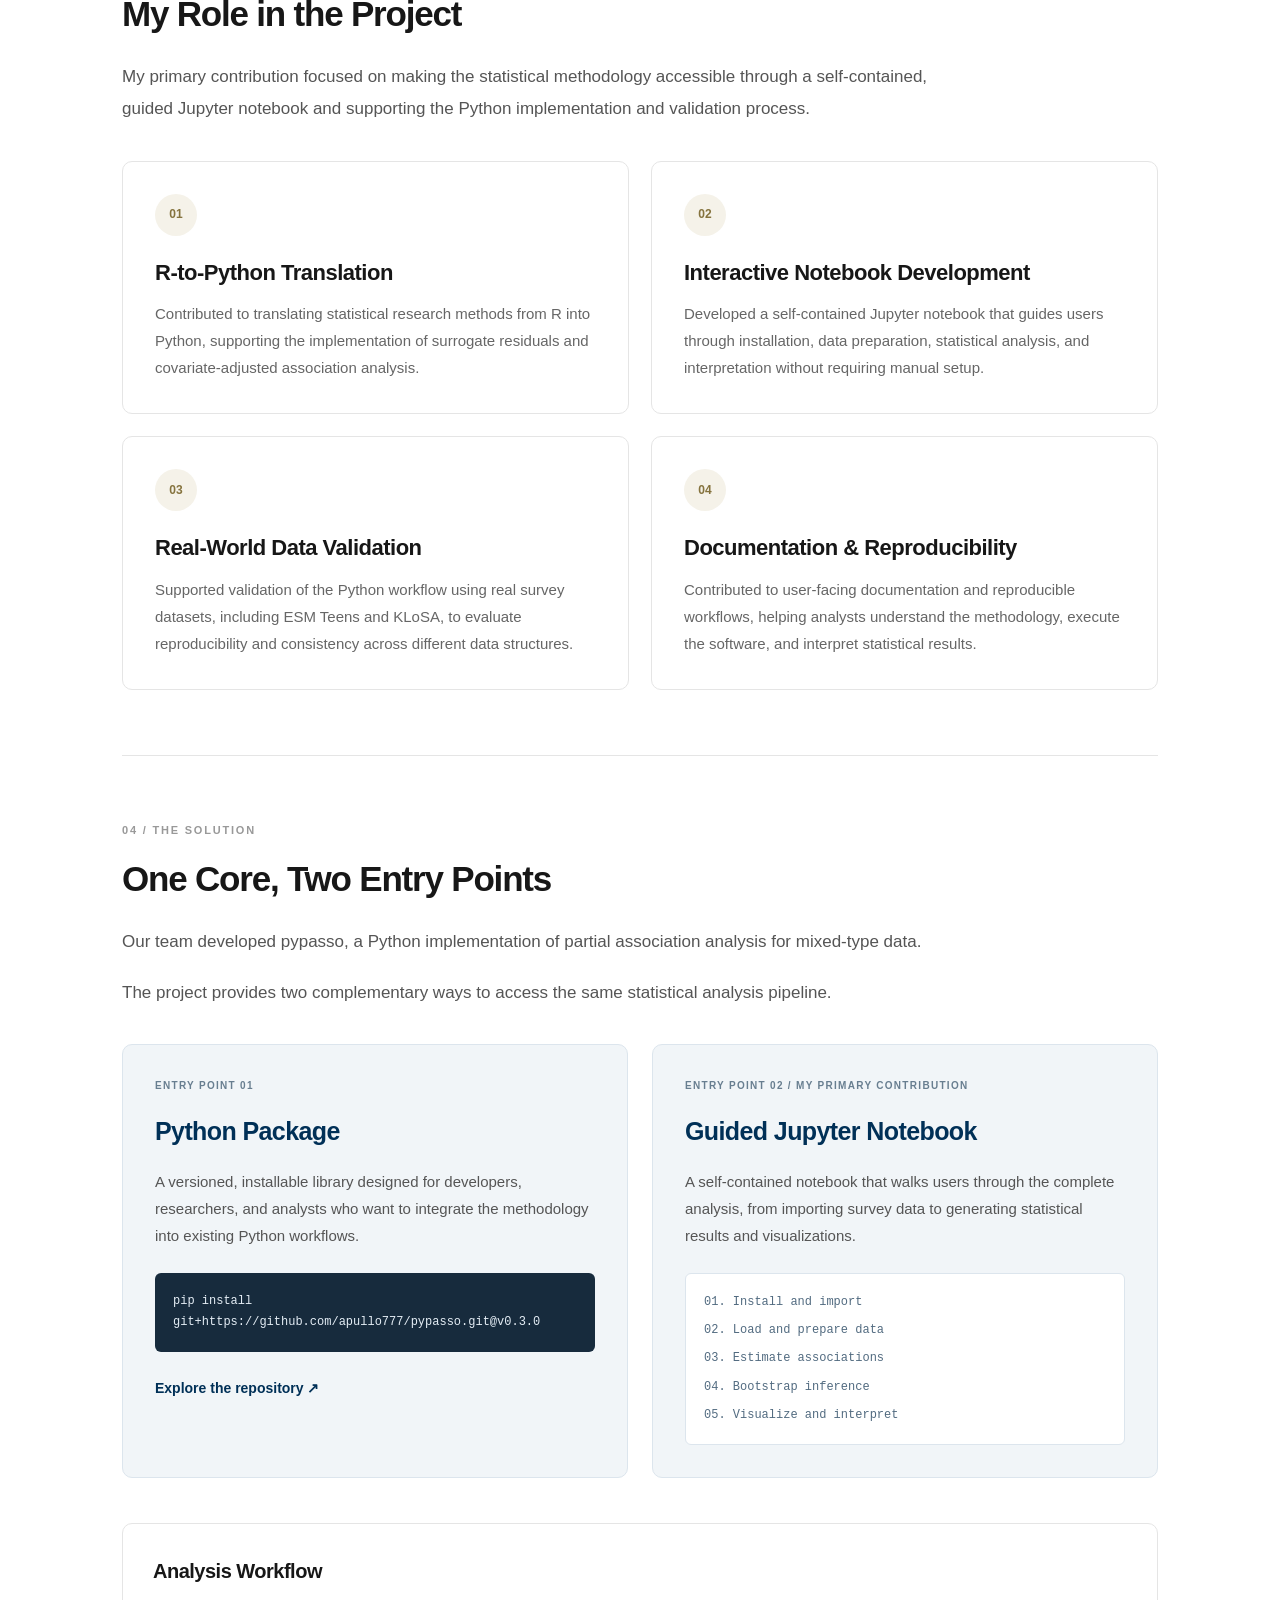
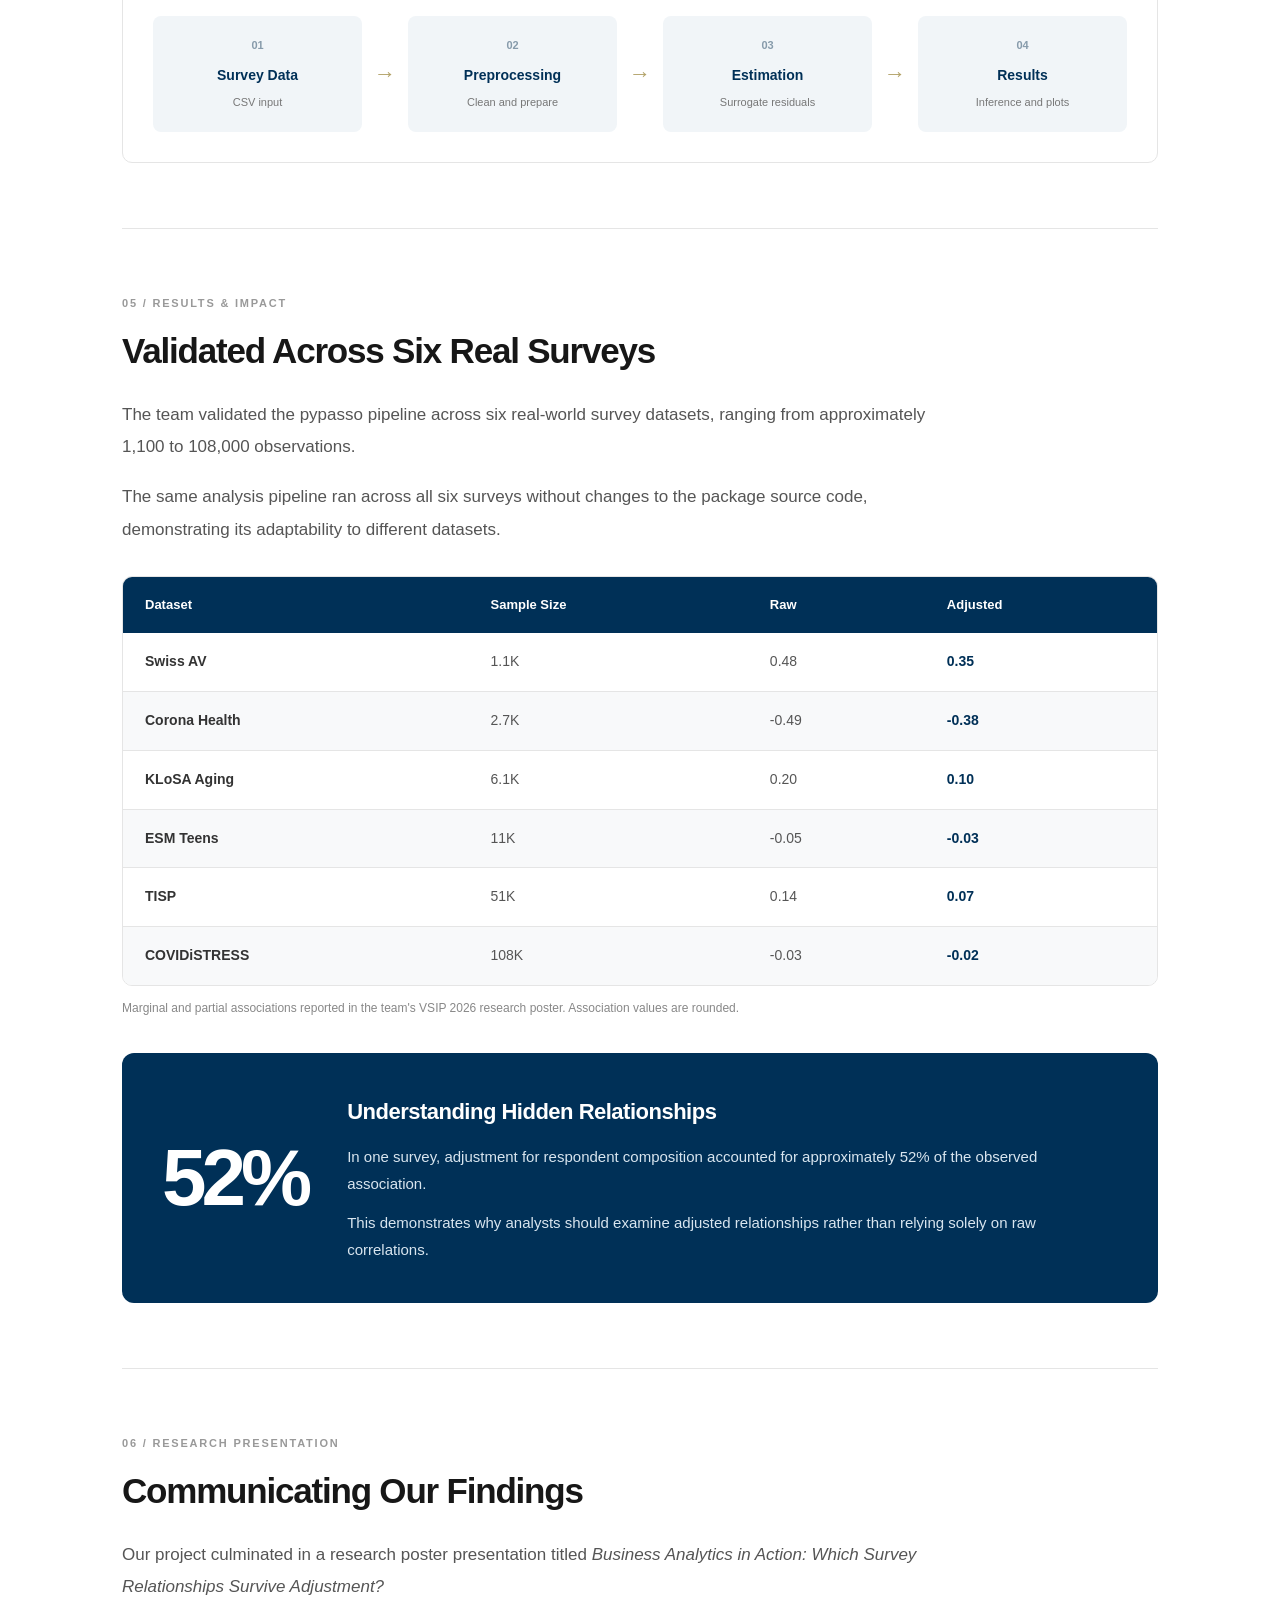
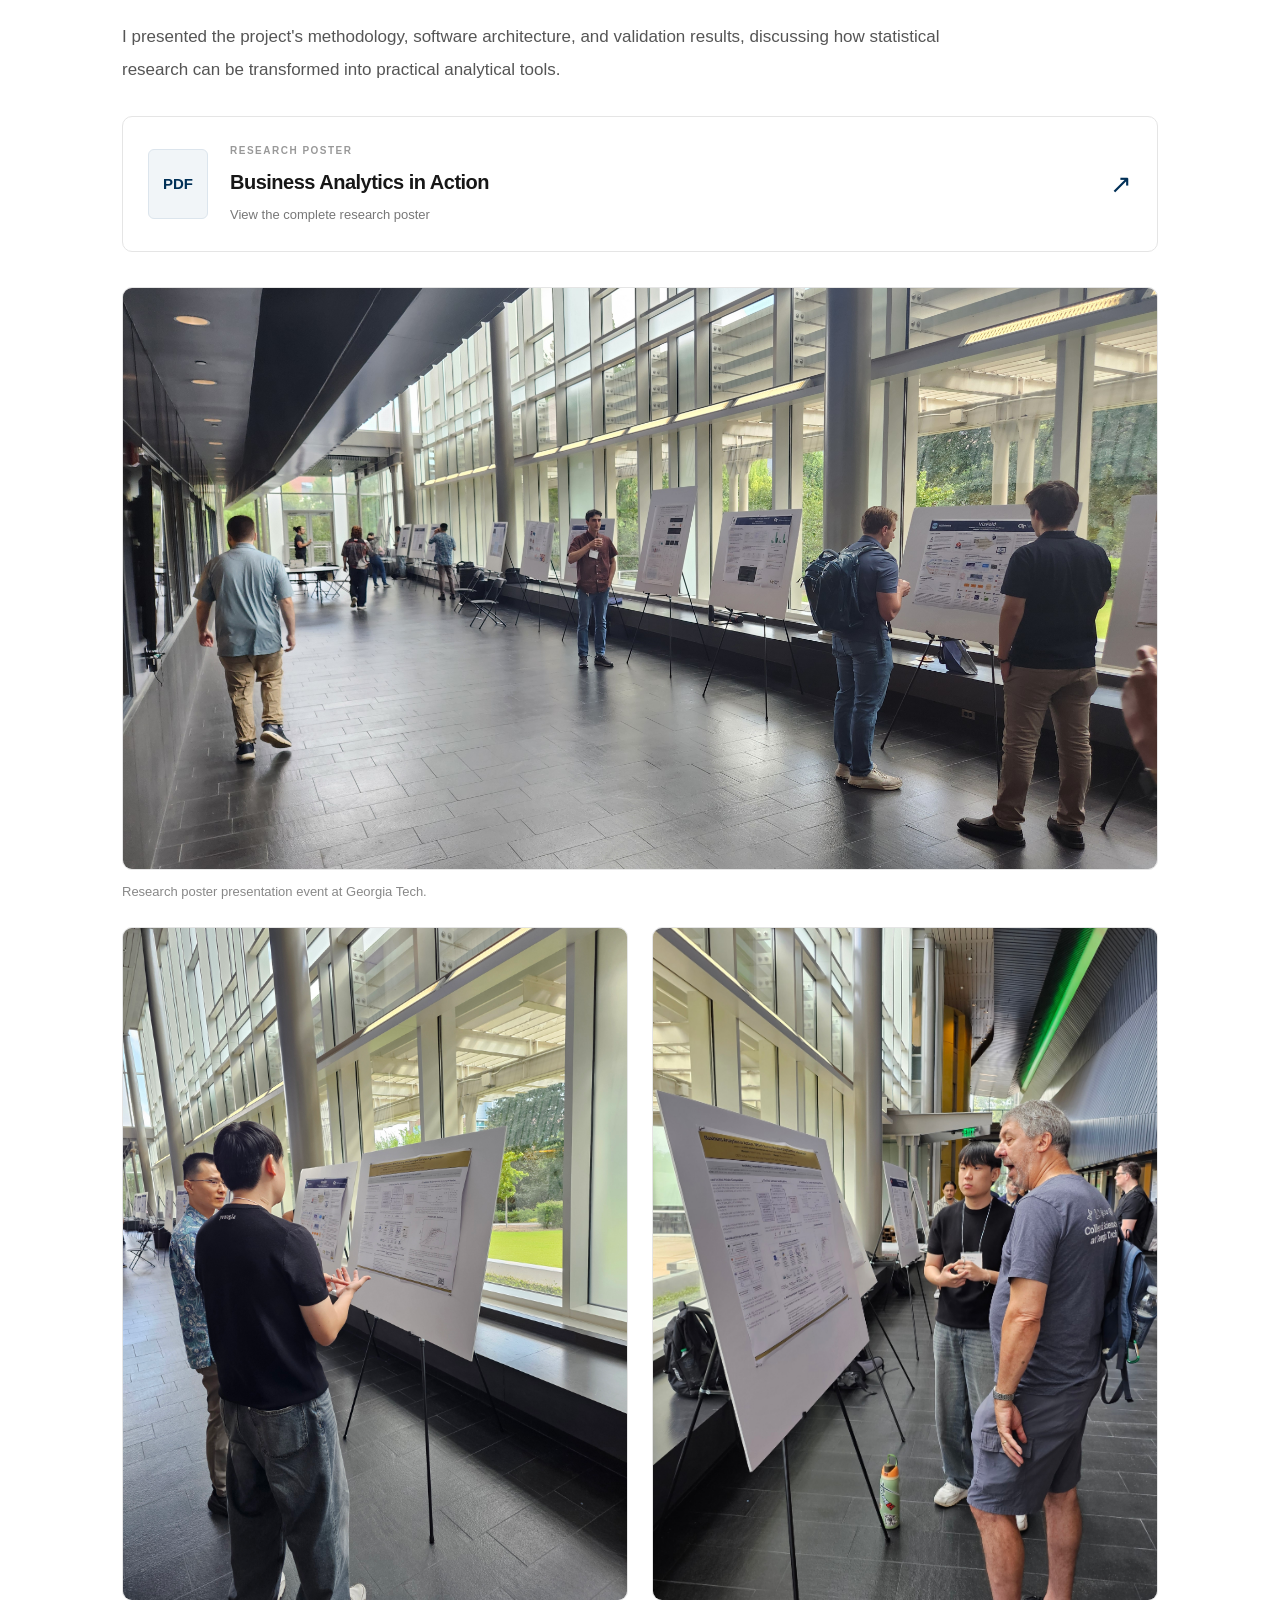
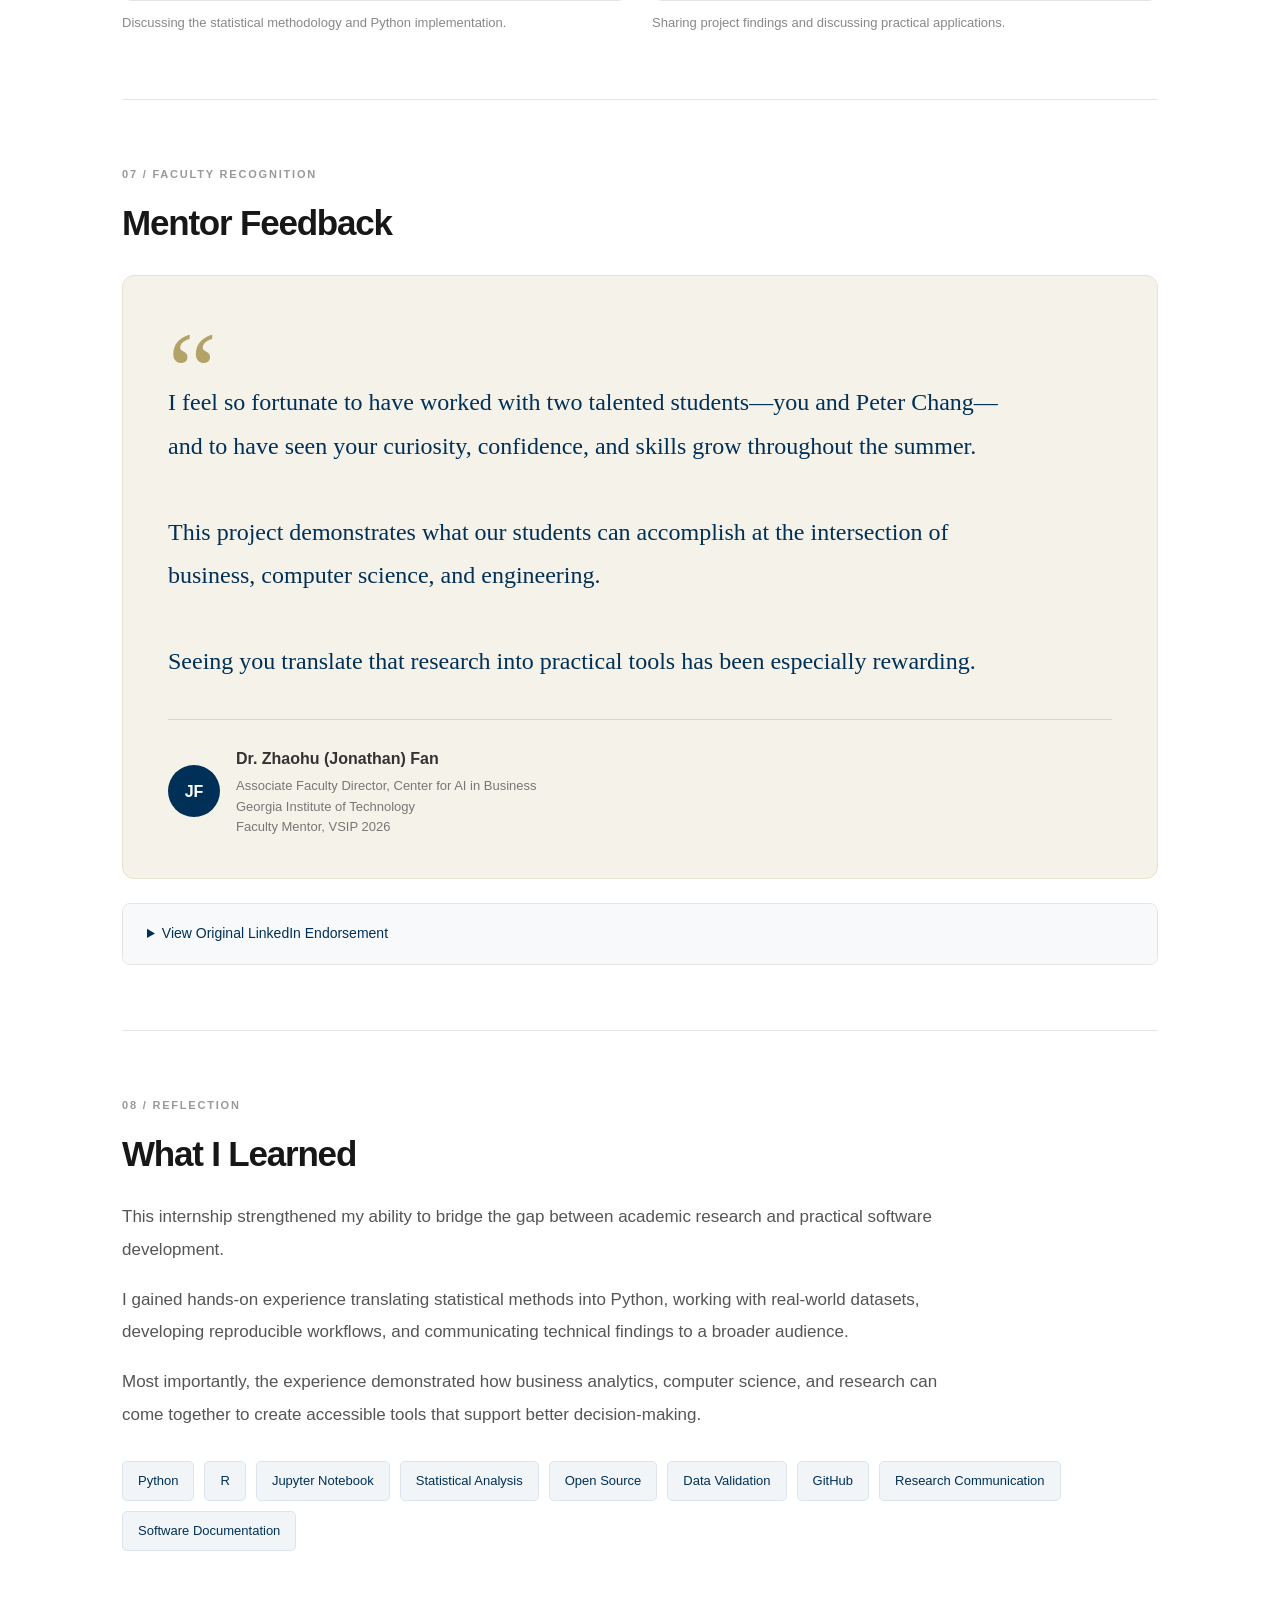
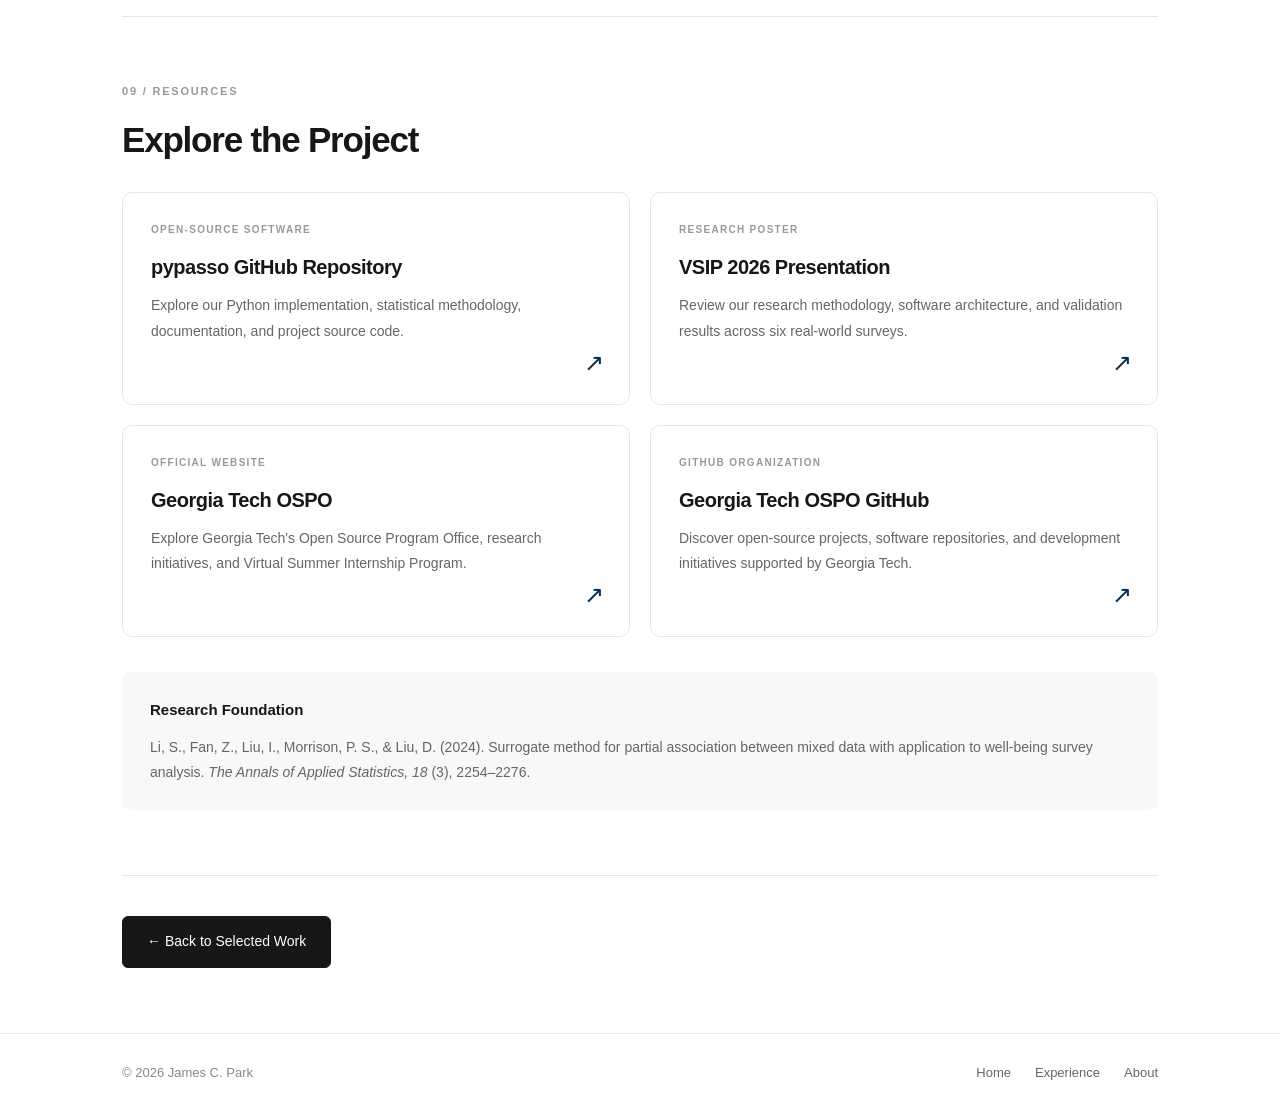
<file: my portfolio/internship.html>
<!DOCTYPE html>
<html lang="en">

<head>
    <meta charset="UTF-8">
    <meta name="viewport" content="width=device-width, initial-scale=1.0">

    <title>Open-Source Internship | James C. Park</title>

    <link rel="stylesheet" href="My Portfolio.css">
    <link rel="stylesheet" href="internship.css">
</head>

<body>

    <!-- NAVIGATION -->

    <header>
        <nav class="navbar">

            <a href="myportfolio.html" class="logo">
                James C. Park
            </a>

            <div class="nav-links">
                <a href="myportfolio.html#home">Home</a>
                <a href="myportfolio.html#projects">Experience</a>
                <a href="myportfolio.html#about">About</a>
            </div>

        </nav>
    </header>


    <main class="container internship-page">


        <!-- HERO SECTION -->

        <section class="internship-hero">

            <a href="myportfolio.html#projects" class="back-link">
                &larr; Back to Selected Work
            </a>

            <p class="internship-eyebrow">
                PROFESSIONAL EXPERIENCE / OPEN SOURCE
            </p>

            <h1>Business Analytics in Action.</h1>

            <h2>
                From Statistical Research to Open-Source Software
            </h2>

            <p class="internship-description">
                Transforming published statistical research into
                accessible, reproducible Python tools through
                Georgia Tech's Open Source Program Office.
            </p>

            <div class="hero-buttons">

                <a href="https://github.com/apullo777/pypasso"
                   target="_blank"
                   rel="noopener noreferrer"
                   class="primary-button">

                    View GitHub Repository &#8599;

                </a>

                <a href="images/Poster_VSIP_2026_Project%20(4).pdf"
                   target="_blank"
                   rel="noopener noreferrer"
                   class="secondary-button">

                    View Research Poster &#8599;

                </a>

            </div>


            <div class="internship-info">

                <div>
                    <span class="info-label">ROLE</span>
                    <p>Business Analytics Intern</p>
                </div>

                <div>
                    <span class="info-label">ORGANIZATION</span>
                    <p>Georgia Tech OSPO</p>
                </div>

                <div>
                    <span class="info-label">DURATION</span>
                    <p>May – July 2026</p>
                </div>

                <div>
                    <span class="info-label">MENTOR</span>
                    <p>Dr. Zhaohu (Jonathan) Fan</p>
                </div>

            </div>

        </section>


        <!-- MAIN PROJECT IMAGE -->

        <<!-- MAIN PROJECT IMAGE -->

<figure class="internship-cover">

    <img
        src="images/20260910_113630 (1).jpg"
        alt="James Park beside the Business Analytics in Action research poster"
    >

    <figcaption>
        Presenting Business Analytics in Action
        at Georgia Tech.
    </figcaption>

</figure>


        <!-- PROJECT METRICS -->

        <section class="internship-metrics">

            <div class="metrics-grid">

                <div class="metric">
                    <h3>6</h3>
                    <p>Real Survey Datasets</p>
                </div>

                <div class="metric">
                    <h3>37</h3>
                    <p>Passing Automated Tests</p>
                </div>

                <div class="metric">
                    <h3>108K</h3>
                    <p>Largest Dataset</p>
                </div>

                <div class="metric">
                    <h3>2</h3>
                    <p>Software Entry Points</p>
                </div>

            </div>

            <p class="metrics-caption">
                Collective project results from the 2026
                Virtual Summer Internship Program.
            </p>

        </section>


        <!-- OVERVIEW -->

        <section class="internship-section">

            <p class="section-label">01 / OVERVIEW</p>

            <h2>Turning Research into Practical Tools</h2>

            <p>
                During the summer of 2026, I participated in
                Georgia Tech's Virtual Summer Internship
                Program (VSIP), supported by the Open Source
                Program Office.
            </p>

            <p>
                Working alongside Peter Chang under the
                mentorship of Dr. Zhaohu (Jonathan) Fan,
                our project focused on translating an
                existing R-based statistical methodology
                into an accessible Python implementation.
            </p>

            <p>
                The project builds upon the published paper
                <em>
                    Surrogate Method for Partial Association
                    Between Mixed Data with Application to
                    Well-Being Survey Analysis
                </em>,
                published in The Annals of Applied Statistics
                in 2024.
            </p>

            <div class="feature-box">

                <p class="feature-label">PROJECT OBJECTIVE</p>

                <h3>
                    Make advanced statistical research
                    accessible to Python users through
                    reusable software, reproducible analysis,
                    and guided documentation.
                </h3>

            </div>

        </section>


        <!-- THE PROBLEM -->

        <section class="internship-section">

            <p class="section-label">02 / THE CHALLENGE</p>

            <h2>Which Survey Relationships Survive Adjustment?</h2>

            <p>
                Survey datasets frequently contain a mixture
                of continuous scores, ordinal ratings, and
                categorical responses. Comparing relationships
                across these different measurement scales
                presents a statistical challenge.
            </p>

            <p>
                Background characteristics such as age,
                gender, income, and political orientation
                can also influence observed relationships,
                making raw associations potentially misleading.
            </p>

            <p>
                Our project addressed this challenge by
                implementing a surrogate-residual methodology
                that measures associations between mixed-type
                outcomes while adjusting for relevant
                covariates.
            </p>

        </section>


        <!-- PERSONAL CONTRIBUTIONS -->

        <section class="internship-section">

            <p class="section-label">03 / MY CONTRIBUTIONS</p>

            <h2>My Role in the Project</h2>

            <p>
                My primary contribution focused on making
                the statistical methodology accessible
                through a self-contained, guided Jupyter
                notebook and supporting the Python
                implementation and validation process.
            </p>


            <div class="contribution-grid">


                <article class="contribution-card">

                    <span class="card-number">01</span>

                    <h3>R-to-Python Translation</h3>

                    <p>
                        Contributed to translating statistical
                        research methods from R into Python,
                        supporting the implementation of
                        surrogate residuals and covariate-adjusted
                        association analysis.
                    </p>

                </article>


                <article class="contribution-card">

                    <span class="card-number">02</span>

                    <h3>Interactive Notebook Development</h3>

                    <p>
                        Developed a self-contained Jupyter
                        notebook that guides users through
                        installation, data preparation,
                        statistical analysis, and interpretation
                        without requiring manual setup.
                    </p>

                </article>


                <article class="contribution-card">

                    <span class="card-number">03</span>

                    <h3>Real-World Data Validation</h3>

                    <p>
                        Supported validation of the Python
                        workflow using real survey datasets,
                        including ESM Teens and KLoSA,
                        to evaluate reproducibility and
                        consistency across different data
                        structures.
                    </p>

                </article>


                <article class="contribution-card">

                    <span class="card-number">04</span>

                    <h3>Documentation &amp; Reproducibility</h3>

                    <p>
                        Contributed to user-facing documentation
                        and reproducible workflows, helping
                        analysts understand the methodology,
                        execute the software, and interpret
                        statistical results.
                    </p>

                </article>


            </div>

        </section>


        <!-- SOFTWARE ARCHITECTURE -->

        <section class="internship-section">

            <p class="section-label">04 / THE SOLUTION</p>

            <h2>One Core, Two Entry Points</h2>

            <p>
                Our team developed pypasso, a Python
                implementation of partial association
                analysis for mixed-type data.
            </p>

            <p>
                The project provides two complementary
                ways to access the same statistical
                analysis pipeline.
            </p>


            <div class="architecture-grid">


                <article class="architecture-card">

                    <span class="architecture-label">
                        ENTRY POINT 01
                    </span>

                    <h3>Python Package</h3>

                    <p>
                        A versioned, installable library
                        designed for developers, researchers,
                        and analysts who want to integrate
                        the methodology into existing
                        Python workflows.
                    </p>

                    <div class="code-preview">
                        pip install git+https://github.com/apullo777/pypasso.git@v0.3.0
                    </div>

                    <a href="https://github.com/apullo777/pypasso"
                       target="_blank"
                       rel="noopener noreferrer"
                       class="text-link">

                        Explore the repository &#8599;

                    </a>

                </article>


                <article class="architecture-card">

                    <span class="architecture-label">
                        ENTRY POINT 02 / MY PRIMARY CONTRIBUTION
                    </span>

                    <h3>Guided Jupyter Notebook</h3>

                    <p>
                        A self-contained notebook that walks
                        users through the complete analysis,
                        from importing survey data to
                        generating statistical results
                        and visualizations.
                    </p>

                    <div class="notebook-preview">

                        <span>01. Install and import</span>
                        <span>02. Load and prepare data</span>
                        <span>03. Estimate associations</span>
                        <span>04. Bootstrap inference</span>
                        <span>05. Visualize and interpret</span>

                    </div>

                </article>


            </div>


            <!-- ANALYSIS WORKFLOW -->

            <div class="workflow">

                <h3>Analysis Workflow</h3>

                <div class="workflow-steps">

                    <div class="workflow-step">
                        <span>01</span>
                        <h4>Survey Data</h4>
                        <p>CSV input</p>
                    </div>

                    <div class="workflow-arrow">&rarr;</div>

                    <div class="workflow-step">
                        <span>02</span>
                        <h4>Preprocessing</h4>
                        <p>Clean and prepare</p>
                    </div>

                    <div class="workflow-arrow">&rarr;</div>

                    <div class="workflow-step">
                        <span>03</span>
                        <h4>Estimation</h4>
                        <p>Surrogate residuals</p>
                    </div>

                    <div class="workflow-arrow">&rarr;</div>

                    <div class="workflow-step">
                        <span>04</span>
                        <h4>Results</h4>
                        <p>Inference and plots</p>
                    </div>

                </div>

            </div>

        </section>


        <!-- RESULTS -->

        <section class="internship-section">

            <p class="section-label">05 / RESULTS &amp; IMPACT</p>

            <h2>Validated Across Six Real Surveys</h2>

            <p>
                The team validated the pypasso pipeline
                across six real-world survey datasets,
                ranging from approximately 1,100 to
                108,000 observations.
            </p>

            <p>
                The same analysis pipeline ran across
                all six surveys without changes to the
                package source code, demonstrating its
                adaptability to different datasets.
            </p>


            <div class="results-table-wrapper">

                <table class="results-table">

                    <thead>
                        <tr>
                            <th>Dataset</th>
                            <th>Sample Size</th>
                            <th>Raw</th>
                            <th>Adjusted</th>
                        </tr>
                    </thead>

                    <tbody>

                        <tr>
                            <td>Swiss AV</td>
                            <td>1.1K</td>
                            <td>0.48</td>
                            <td>0.35</td>
                        </tr>

                        <tr>
                            <td>Corona Health</td>
                            <td>2.7K</td>
                            <td>-0.49</td>
                            <td>-0.38</td>
                        </tr>

                        <tr>
                            <td>KLoSA Aging</td>
                            <td>6.1K</td>
                            <td>0.20</td>
                            <td>0.10</td>
                        </tr>

                        <tr>
                            <td>ESM Teens</td>
                            <td>11K</td>
                            <td>-0.05</td>
                            <td>-0.03</td>
                        </tr>

                        <tr>
                            <td>TISP</td>
                            <td>51K</td>
                            <td>0.14</td>
                            <td>0.07</td>
                        </tr>

                        <tr>
                            <td>COVIDiSTRESS</td>
                            <td>108K</td>
                            <td>-0.03</td>
                            <td>-0.02</td>
                        </tr>

                    </tbody>

                </table>

            </div>

            <p class="table-caption">
                Marginal and partial associations reported
                in the team's VSIP 2026 research poster.
                Association values are rounded.
            </p>


            <div class="finding-highlight">

                <div class="finding-number">52%</div>

                <div class="finding-content">

                    <h3>Understanding Hidden Relationships</h3>

                    <p>
                        In one survey, adjustment for
                        respondent composition accounted
                        for approximately 52% of the
                        observed association.
                    </p>

                    <p>
                        This demonstrates why analysts
                        should examine adjusted relationships
                        rather than relying solely on raw
                        correlations.
                    </p>

                </div>

            </div>

        </section>


        <!-- RESEARCH POSTER -->

<!-- RESEARCH POSTER -->

<section class="internship-section">

    <p class="section-label">
        06 / RESEARCH PRESENTATION
    </p>

    <h2>Communicating Our Findings</h2>

    <p>
        Our project culminated in a research
        poster presentation titled
        <em>
            Business Analytics in Action:
            Which Survey Relationships Survive
            Adjustment?
        </em>
    </p>

    <p>
        I presented the project's methodology,
        software architecture, and validation
        results, discussing how statistical
        research can be transformed into
        practical analytical tools.
    </p>


    <!-- RESEARCH POSTER PDF -->

    <a href="images/Poster_VSIP_2026_Project%20(4).pdf"
       target="_blank"
       rel="noopener noreferrer"
       class="poster-link">

        <div class="poster-icon">PDF</div>

        <div class="poster-details">

            <span>RESEARCH POSTER</span>

            <h3>Business Analytics in Action</h3>

            <p>View the complete research poster</p>

        </div>

        <span class="external-arrow">&#8599;</span>

    </a>


    <!-- PHOTO GALLERY -->

    <div class="presentation-gallery">


        <!-- PHOTO 1: PRESENTATION EVENT -->

        <figure class="gallery-wide">

            <img
                src="images/20260910_110552 (1).jpg"
                alt="Research poster presentation event at Georgia Tech"
                loading="lazy"
            >

            <figcaption>
                Research poster presentation event
                at Georgia Tech.
            </figcaption>

        </figure>


        <!-- PHOTO 2: EXPLAINING THE PROJECT -->

        <figure>

            <img
                src="images/20260910_110005.jpg"
                alt="James Park explaining the research methodology"
                loading="lazy"
            >

            <figcaption>
                Discussing the statistical methodology
                and Python implementation.
            </figcaption>

        </figure>


        <!-- PHOTO 3: DISCUSSING RESEARCH FINDINGS -->

        <figure>

            <img
                src="images/20260910_115134.jpg"
                alt="James Park discussing research findings with an attendee"
                loading="lazy"
            >

            <figcaption>
                Sharing project findings and
                discussing practical applications.
            </figcaption>

        </figure>


    </div>

</section>


<!-- FACULTY RECOGNITION -->


<!-- FACULTY RECOGNITION -->

<section class="internship-section">

    <p class="section-label">
        07 / FACULTY RECOGNITION
    </p>

    <h2>Mentor Feedback</h2>

    <div class="testimonial">

        <span class="quote-mark">&ldquo;</span>

        <blockquote>

            I feel so fortunate to have worked
            with two talented students—you and
            Peter Chang—and to have seen your
            curiosity, confidence, and skills
            grow throughout the summer.

            <br><br>

            This project demonstrates what our
            students can accomplish at the
            intersection of business, computer
            science, and engineering.

            <br><br>

            Seeing you translate that research
            into practical tools has been
            especially rewarding.

        </blockquote>

        <div class="testimonial-author">

            <div class="author-avatar">JF</div>

            <div>

                <h3>Dr. Zhaohu (Jonathan) Fan</h3>

                <p>
                    Associate Faculty Director,
                    Center for AI in Business
                </p>

                <p>
                    Georgia Institute of Technology
                </p>

                <p>
                    Faculty Mentor, VSIP 2026
                </p>

            </div>

        </div>

    </div>


    <!-- ORIGINAL LINKEDIN FEEDBACK -->

    <details class="feedback-details">

        <summary>
            View Original LinkedIn Endorsement
        </summary>

        <img
            src="images/zhou.jpg"
            alt="LinkedIn endorsement from Dr. Zhaohu Jonathan Fan recognizing the VSIP internship project and student contributions"
            loading="lazy"
        >

    </details>

</section>

            


       

              
               


        <!-- REFLECTION -->

        <section class="internship-section">

            <p class="section-label">08 / REFLECTION</p>

            <h2>What I Learned</h2>

            <p>
                This internship strengthened my ability
                to bridge the gap between academic
                research and practical software development.
            </p>

            <p>
                I gained hands-on experience translating
                statistical methods into Python, working
                with real-world datasets, developing
                reproducible workflows, and communicating
                technical findings to a broader audience.
            </p>

            <p>
                Most importantly, the experience demonstrated
                how business analytics, computer science,
                and research can come together to create
                accessible tools that support better
                decision-making.
            </p>


            <div class="skills-list">

                <span>Python</span>
                <span>R</span>
                <span>Jupyter Notebook</span>
                <span>Statistical Analysis</span>
                <span>Open Source</span>
                <span>Data Validation</span>
                <span>GitHub</span>
                <span>Research Communication</span>
                <span>Software Documentation</span>

            </div>

        </section>


        <!-- PROJECT RESOURCES -->

        
<!-- PROJECT RESOURCES -->

<section class="internship-section">

    <p class="section-label">
        09 / RESOURCES
    </p>

    <h2>Explore the Project</h2>

    <div class="resource-grid">


        <!-- PROJECT GITHUB -->

        <a href="https://github.com/apullo777/pypasso"
           target="_blank"
           rel="noopener noreferrer"
           class="resource-card">

            <span class="resource-type">
                OPEN-SOURCE SOFTWARE
            </span>

            <h3>pypasso GitHub Repository</h3>

            <p>
                Explore our Python implementation,
                statistical methodology, documentation,
                and project source code.
            </p>

            <span class="resource-arrow">&#8599;</span>

        </a>


        <!-- RESEARCH POSTER -->

        <a href="images/Poster_VSIP_2026_Project%20(4).pdf"
           target="_blank"
           rel="noopener noreferrer"
           class="resource-card">

            <span class="resource-type">
                RESEARCH POSTER
            </span>

            <h3>VSIP 2026 Presentation</h3>

            <p>
                Review our research methodology,
                software architecture, and validation
                results across six real-world surveys.
            </p>

            <span class="resource-arrow">&#8599;</span>

        </a>


        <!-- OFFICIAL OSPO WEBSITE -->

        <a href="https://ospo.cc.gatech.edu/"
           target="_blank"
           rel="noopener noreferrer"
           class="resource-card">

            <span class="resource-type">
                OFFICIAL WEBSITE
            </span>

            <h3>Georgia Tech OSPO</h3>

            <p>
                Explore Georgia Tech's Open Source
                Program Office, research initiatives,
                and Virtual Summer Internship Program.
            </p>

            <span class="resource-arrow">&#8599;</span>

        </a>


        <!-- OSPO GITHUB ORGANIZATION -->

        <a href="https://github.com/gt-ospo"
           target="_blank"
           rel="noopener noreferrer"
           class="resource-card">

            <span class="resource-type">
                GITHUB ORGANIZATION
            </span>

            <h3>Georgia Tech OSPO GitHub</h3>

            <p>
                Discover open-source projects,
                software repositories, and development
                initiatives supported by Georgia Tech.
            </p>

            <span class="resource-arrow">&#8599;</span>

        </a>


    </div>


    <!-- RESEARCH PUBLICATION -->

    <div class="publication-reference">

        <h3>Research Foundation</h3>

        <p>
            Li, S., Fan, Z., Liu, I., Morrison, P. S.,
            &amp; Liu, D. (2024).
            Surrogate method for partial association
            between mixed data with application to
            well-being survey analysis.
            <em>
                The Annals of Applied Statistics,
                18
            </em>(3), 2254–2276.
        </p>

    </div>

</section>


                 


        <!-- BACK TO PORTFOLIO -->

        <div class="internship-bottom">

            <a href="myportfolio.html#projects"
               class="primary-button">

                &larr; Back to Selected Work

            </a>

        </div>


    </main>


    <!-- FOOTER -->

    <footer>

        <div class="footer-content">

            <p>&copy; 2026 James C. Park</p>

            <div class="social-links">

                <a href="myportfolio.html#home">Home</a>

                <a href="myportfolio.html#projects">
                    Experience
                </a>

                <a href="myportfolio.html#about">About</a>

            </div>

        </div>

    </footer>

</body>

</html>
</file>
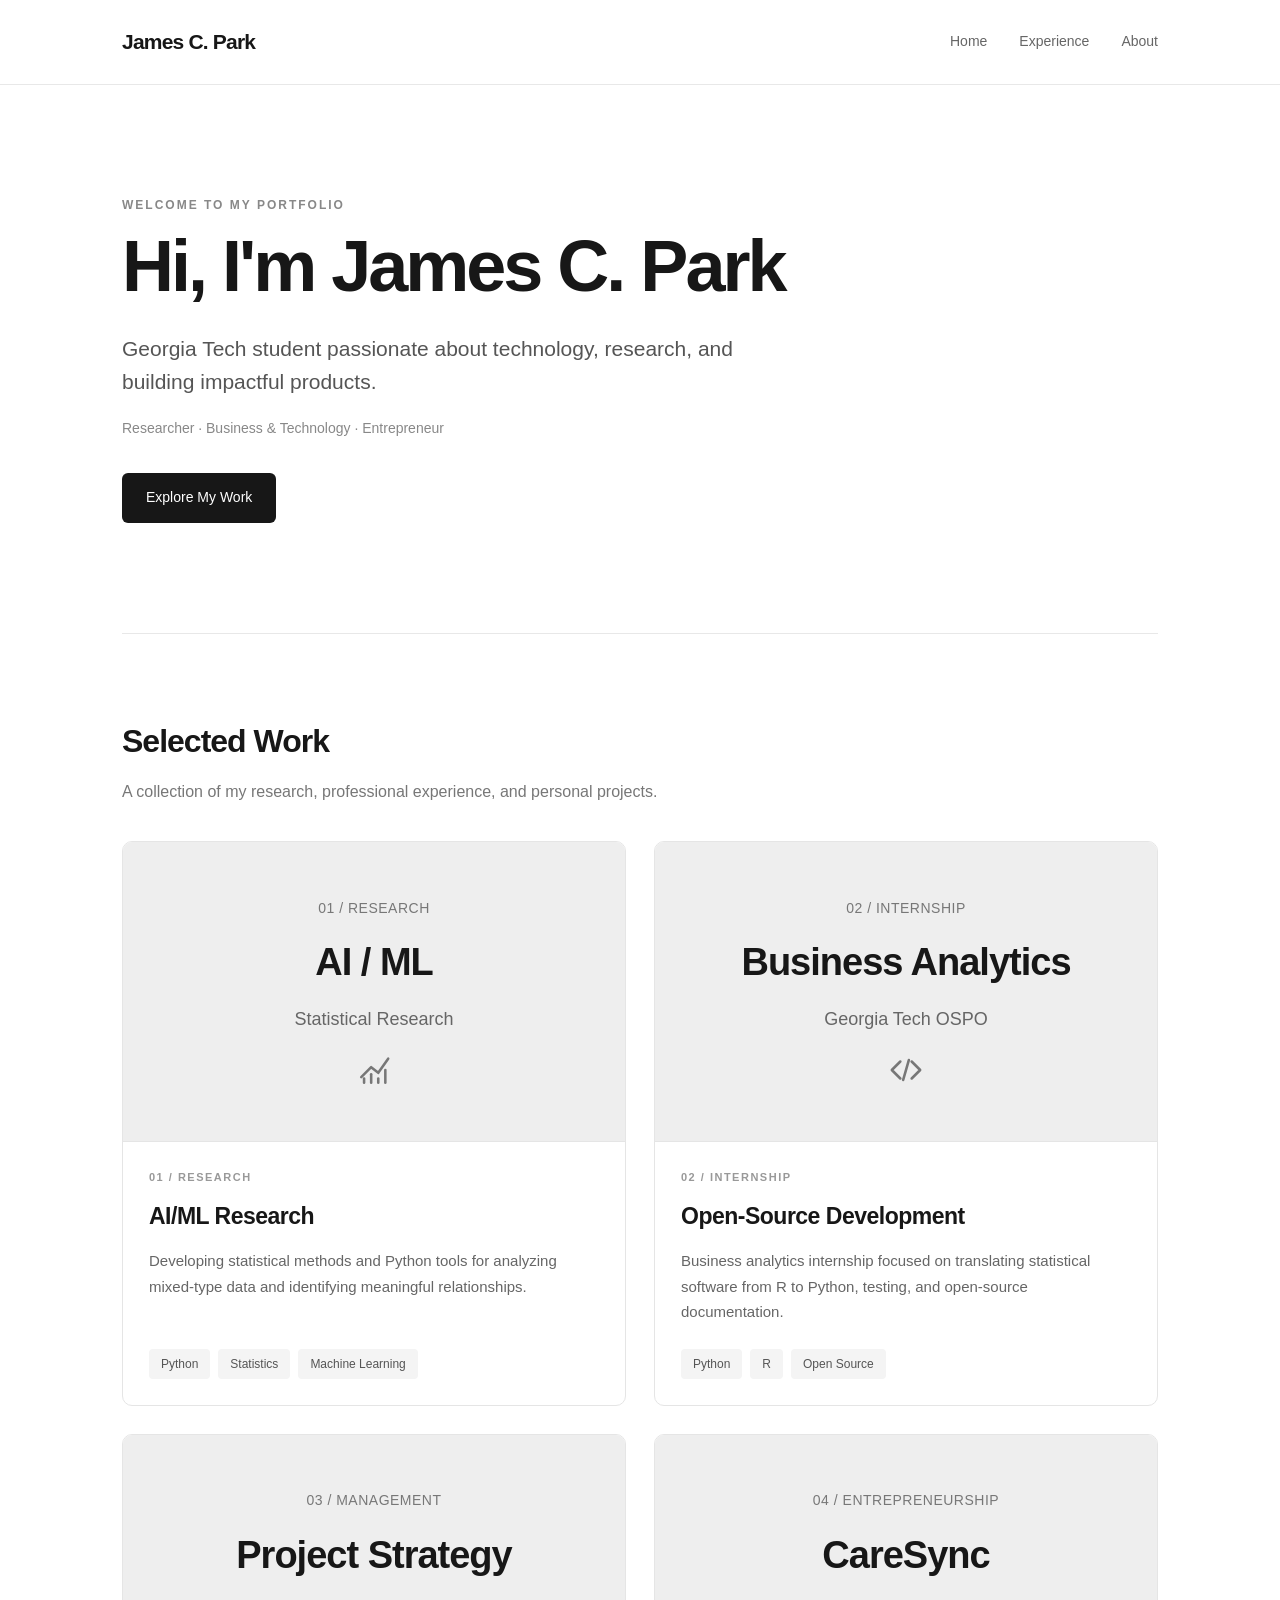
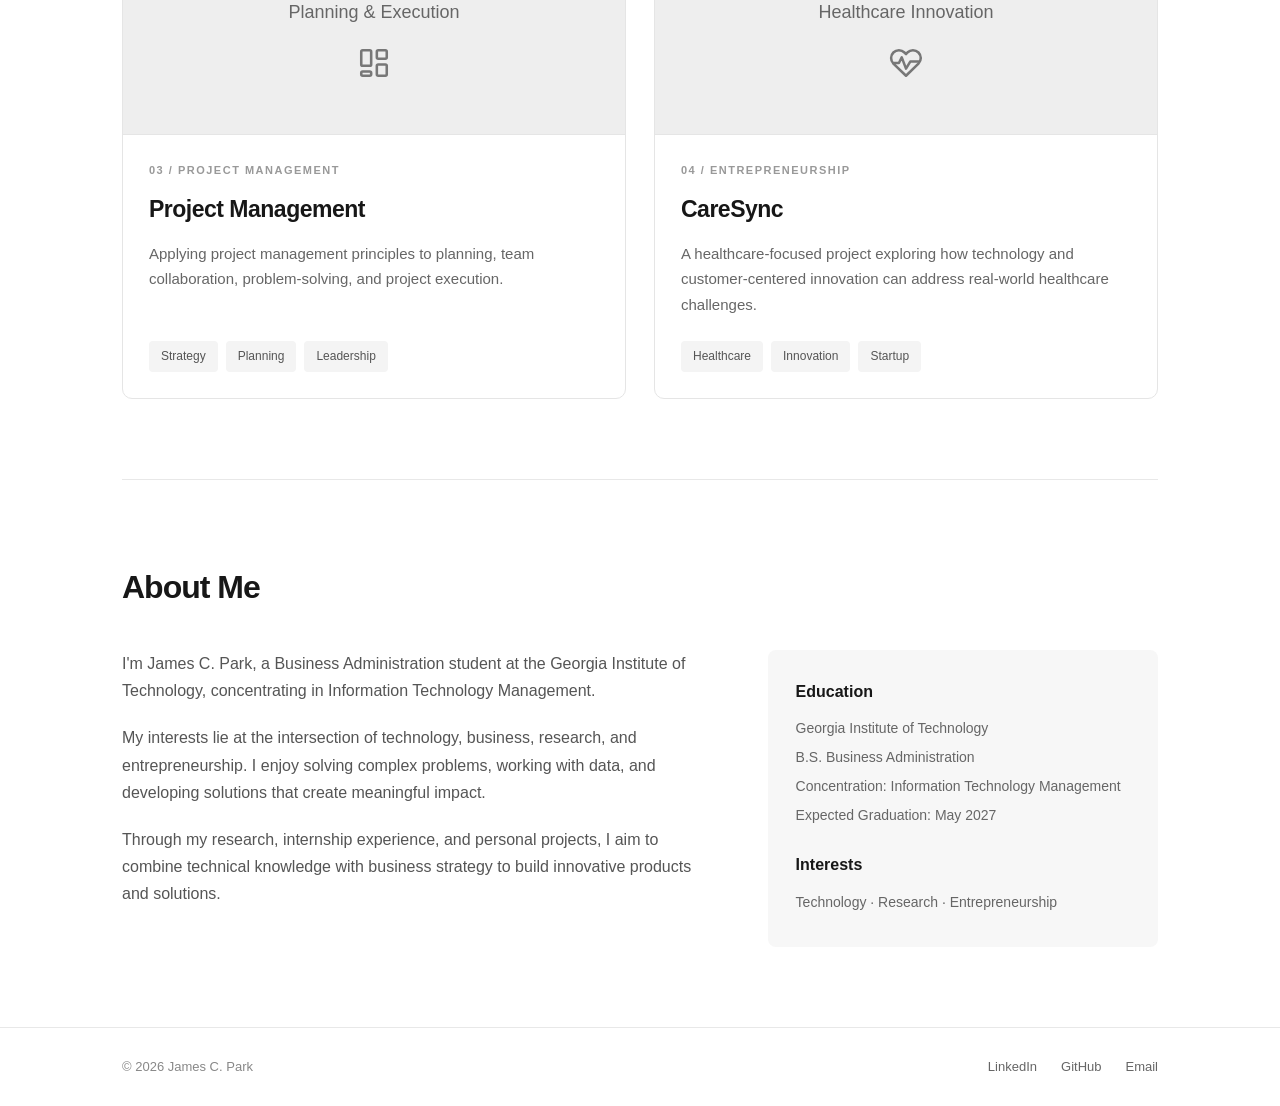
<file: my portfolio/myportfolio.html>
<!DOCTYPE html>
<html lang="en">

<head>
    <meta charset="UTF-8">
    <meta name="viewport" content="width=device-width, initial-scale=1.0">
    
    <title>James C. Park | Portfolio</title>

    <link rel="stylesheet" href="My Portfolio.css">
</head>

<body>

    <!-- NAVIGATION BAR -->

    <header>
        <nav class="navbar">

            <a href="#home" class="logo">
                James C. Park
            </a>

            <div class="nav-links">
                <a href="#home">Home</a>
                <a href="#projects">Experience</a>
                <a href="#about">About</a>
            </div>

        </nav>
    </header>


    <main class="container">


        <!-- HOME SECTION -->

        <section id="home" class="hero">

            <p class="eyebrow">
                WELCOME TO MY PORTFOLIO
            </p>

            <h1>Hi, I'm James C. Park</h1>

            <p class="hero-description">
                Georgia Tech student passionate about technology,
                research, and building impactful products.
            </p>

            <p class="hero-tags">
                Researcher · Business & Technology · Entrepreneur
            </p>

            <a href="#projects" class="button">
                Explore My Work
            </a>

        </section>


        <!-- SELECTED WORK SECTION -->

        <section id="projects" class="projects-section">

            <div class="section-heading">

                <h2>Selected Work</h2>

                <p>
                    A collection of my research, professional
                    experience, and personal projects.
                </p>

            </div>


            <div class="project-grid">


                <!-- PROJECT 1: RESEARCH -->

                <a href="research.html" class="project-card">

                  <div class="project-image research-cover">

    <span class="cover-label">01 / RESEARCH</span>

    <h2>AI / ML</h2>

    <p>Statistical Research</p>

    <svg class="cover-icon"
         viewBox="0 0 24 24"
         fill="none"
         stroke="currentColor"
         stroke-width="1.8"
         stroke-linecap="round"
         stroke-linejoin="round">

        <path d="M3 17L10 10L15 14L22 4"/>
        <path d="M5 21V18"/>
        <path d="M10 21V15"/>
        <path d="M15 21V18"/>
        <path d="M20 21V12"/>

    </svg>

</div>

                    <div class="project-content">

                        <p class="project-category">
                            01 / RESEARCH
                        </p>

                        <h3>AI/ML Research</h3>

                        <p>
                            Developing statistical methods and
                            Python tools for analyzing mixed-type
                            data and identifying meaningful
                            relationships.
                        </p>

                        <div class="project-tags">
                            <span>Python</span>
                            <span>Statistics</span>
                            <span>Machine Learning</span>
                        </div>

                    </div>

                </a>


                <!-- PROJECT 2: INTERNSHIP -->

                <a href="internship.html" class="project-card">

                    
<div class="project-image internship-cover-home">

    <span class="cover-label">02 / INTERNSHIP</span>

    <h2>Business Analytics </h2>

    <p>Georgia Tech OSPO</p>

    <svg class="cover-icon"
         viewBox="0 0 24 24"
         fill="none"
         stroke="currentColor"
         stroke-width="1.8"
         stroke-linecap="round"
         stroke-linejoin="round">

        <path d="M8 6L2 12L8 18"/>
        <path d="M16 6L22 12L16 18"/>
        <path d="M14 5L10 19"/>

    </svg>

</div>

                    <div class="project-content">

                        <p class="project-category">
                            02 / INTERNSHIP
                        </p>

                        <h3>Open-Source Development</h3>

                        <p>
                            Business analytics internship focused
                            on translating statistical software
                            from R to Python, testing, and
                            open-source documentation.
                        </p>

                        <div class="project-tags">
                            <span>Python</span>
                            <span>R</span>
                            <span>Open Source</span>
                        </div>

                    </div>

                </a>


                <!-- PROJECT 3: PROJECT MANAGEMENT -->

                <a href="project-management.html"
                   class="project-card">

                    
<div class="project-image management-cover">

    <span class="cover-label">03 / MANAGEMENT</span>

    <h2>Project Strategy</h2>

    <p>Planning &amp; Execution</p>

    <svg class="cover-icon"
         viewBox="0 0 24 24"
         fill="none"
         stroke="currentColor"
         stroke-width="1.8"
         stroke-linecap="round"
         stroke-linejoin="round">

        <rect x="3" y="3" width="7" height="11" rx="1"/>
        <rect x="14" y="3" width="7" height="6" rx="1"/>
        <rect x="3" y="18" width="7" height="3" rx="1"/>
        <rect x="14" y="13" width="7" height="8" rx="1"/>

    </svg>

</div>


                    <div class="project-content">

                        <p class="project-category">
                            03 / PROJECT MANAGEMENT
                        </p>

                        <h3>Project Management</h3>

                        <p>
                            Applying project management principles
                            to planning, team collaboration,
                            problem-solving, and project execution.
                        </p>

                        <div class="project-tags">
                            <span>Strategy</span>
                            <span>Planning</span>
                            <span>Leadership</span>
                        </div>

                    </div>

                </a>



                

                <!-- PROJECT 4: CARESYNC -->

                <a href="caresync.html" class="project-card">

                   
<div class="project-image caresync-cover">

    <span class="cover-label">
        04 / ENTREPRENEURSHIP
    </span>

    <h2>CareSync</h2>

    <p>Healthcare Innovation</p>

    <svg class="cover-icon"
         viewBox="0 0 24 24"
         fill="none"
         stroke="currentColor"
         stroke-width="1.8"
         stroke-linecap="round"
         stroke-linejoin="round">

        <path d="M20.8 4.6
                 a5.5 5.5 0 0 0 -7.8 0
                 L12 5.7
                 L10.9 4.6
                 a5.5 5.5 0 0 0 -7.8 7.8
                 L12 21
                 L20.8 12.4
                 a5.5 5.5 0 0 0 0 -7.8Z"/>

        <path d="M3 12H7L9 8L12 16L15 11H21"/>

    </svg>

</div>


                    <div class="project-content">

                        <p class="project-category">
                            04 / ENTREPRENEURSHIP
                        </p>

                        <h3>CareSync</h3>

                        <p>
                            A healthcare-focused project exploring
                            how technology and customer-centered
                            innovation can address real-world
                            healthcare challenges.
                        </p>

                        <div class="project-tags">
                            <span>Healthcare</span>
                            <span>Innovation</span>
                            <span>Startup</span>
                        </div>

                    </div>

                </a>


            </div>

        </section>


        <!-- ABOUT ME SECTION -->

        <section id="about" class="about-section">

            <div class="section-heading">

                <h2>About Me</h2>

            </div>


            <div class="about-content">

                <div class="about-text">

                    <p>
                        I'm James C. Park, a Business Administration
                        student at the Georgia Institute of
                        Technology, concentrating in Information
                        Technology Management.
                    </p>

                    <p>
                        My interests lie at the intersection of
                        technology, business, research, and
                        entrepreneurship. I enjoy solving complex
                        problems, working with data, and developing
                        solutions that create meaningful impact.
                    </p>

                    <p>
                        Through my research, internship experience,
                        and personal projects, I aim to combine
                        technical knowledge with business strategy
                        to build innovative products and solutions.
                    </p>

                </div>


                <div class="about-info">

                    <h3>Education</h3>

                    <p>
                        Georgia Institute of Technology
                    </p>

                    <p>
                        B.S. Business Administration
                    </p>

                    <p>
                        Concentration: Information Technology Management
                    </p>

                    <p>
                        Expected Graduation: May 2027
                    </p>


                    <h3>Interests</h3>

                    <p>
                        Technology · Research · Entrepreneurship
                    </p>

                </div>

            </div>

        </section>

    </main>


    <!-- FOOTER -->

    <footer>

        <div class="footer-content">

            <p>&copy; 2026 James C. Park</p>

            <div class="social-links">

                <a href="https://www.linkedin.com/in/jamescpark"
                   target="_blank"
                   rel="noopener noreferrer">
                    LinkedIn
                </a>

                <a href="https://github.com/CHAEMIN04"
                   target="_blank"
                   rel="noopener noreferrer">
                    GitHub
                </a>

                <a href="mailto:james.chaemin.park@gmail.com">
                    Email
                </a>

            </div>

        </div>

    </footer>

</body>

</html>
</file>
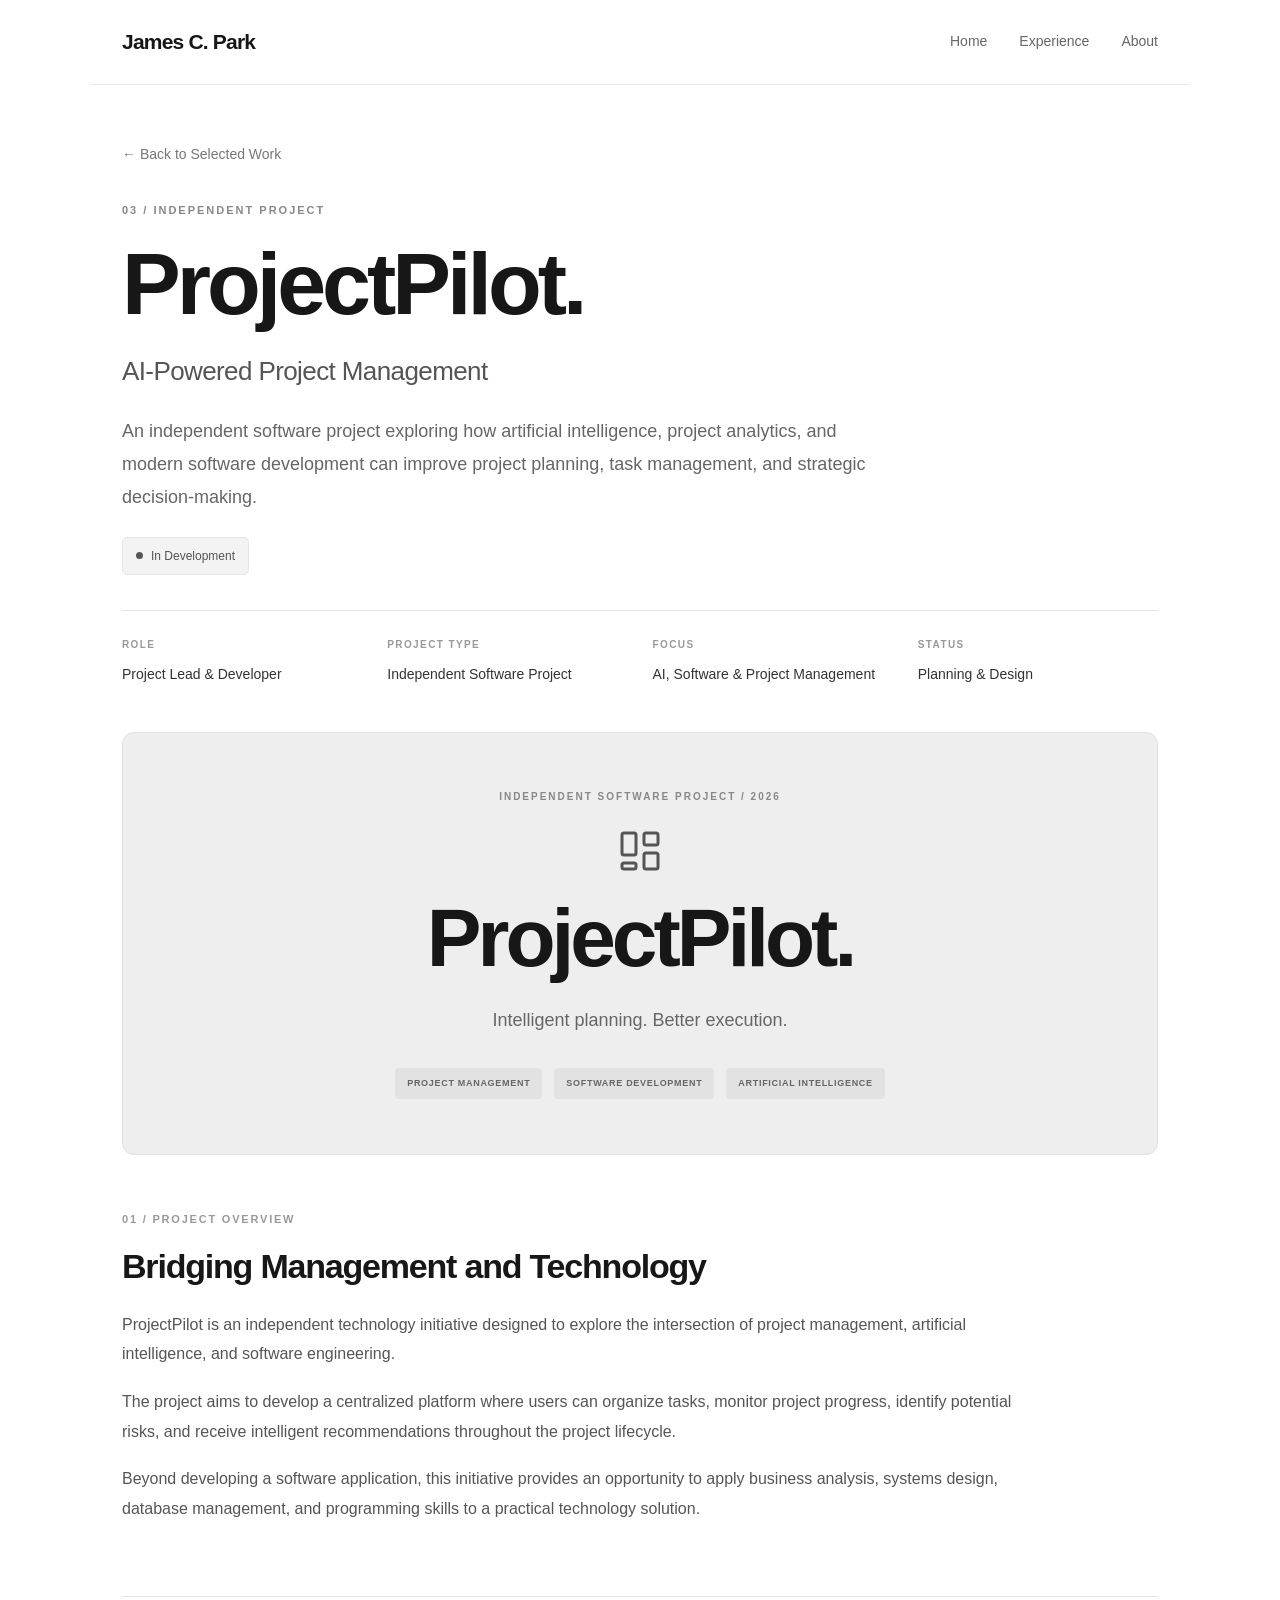
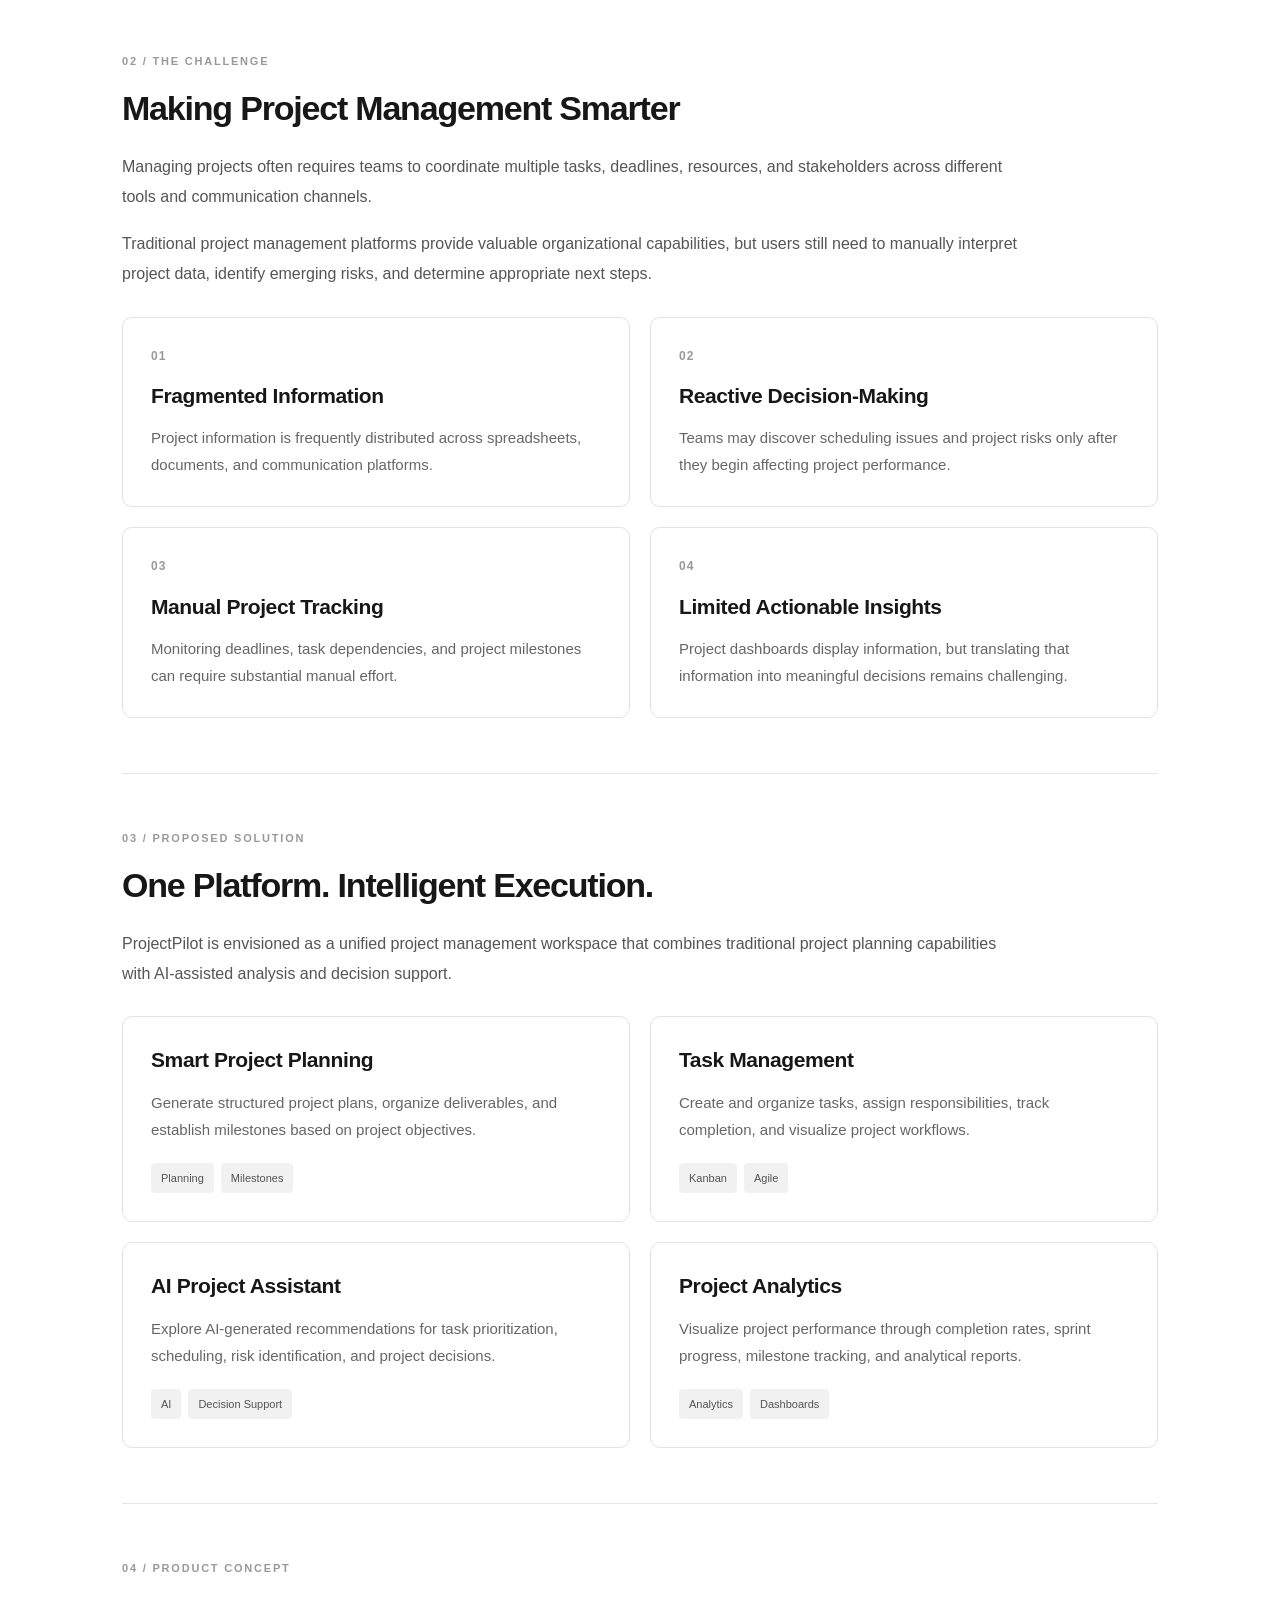
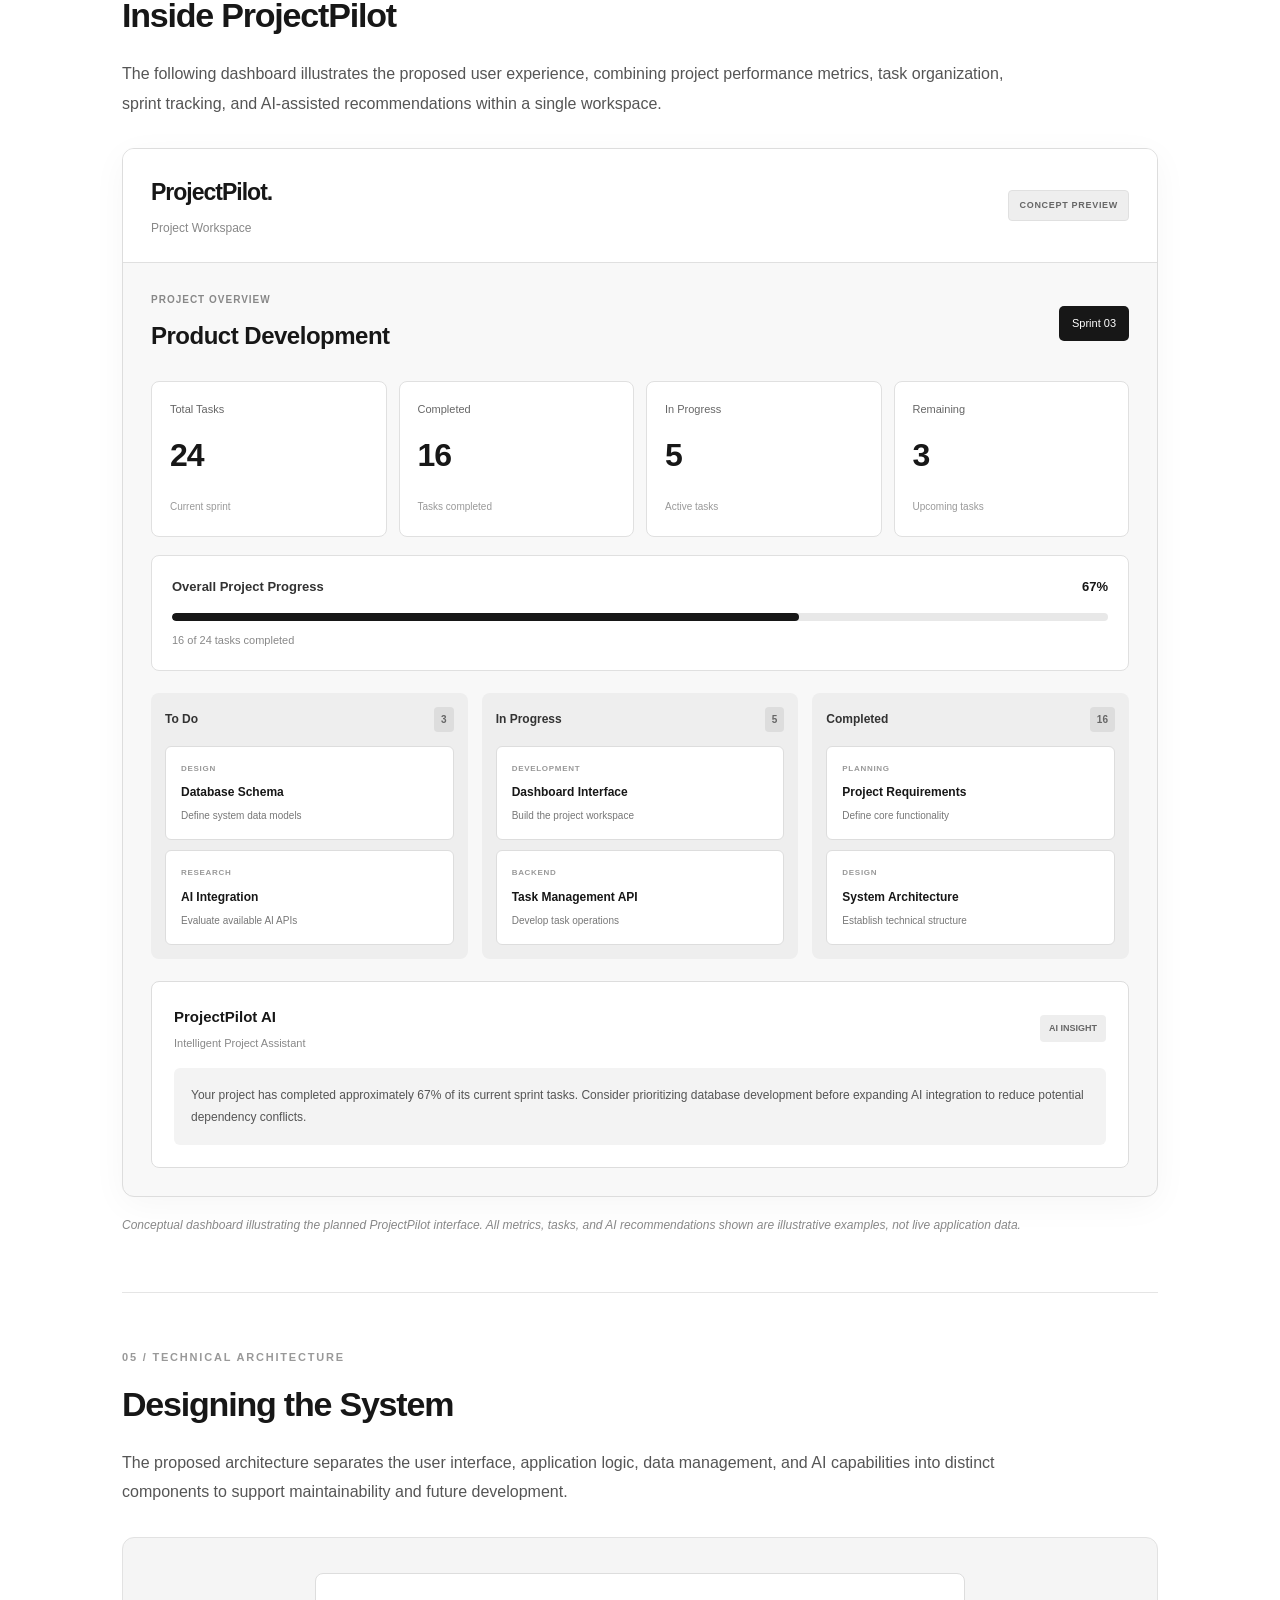
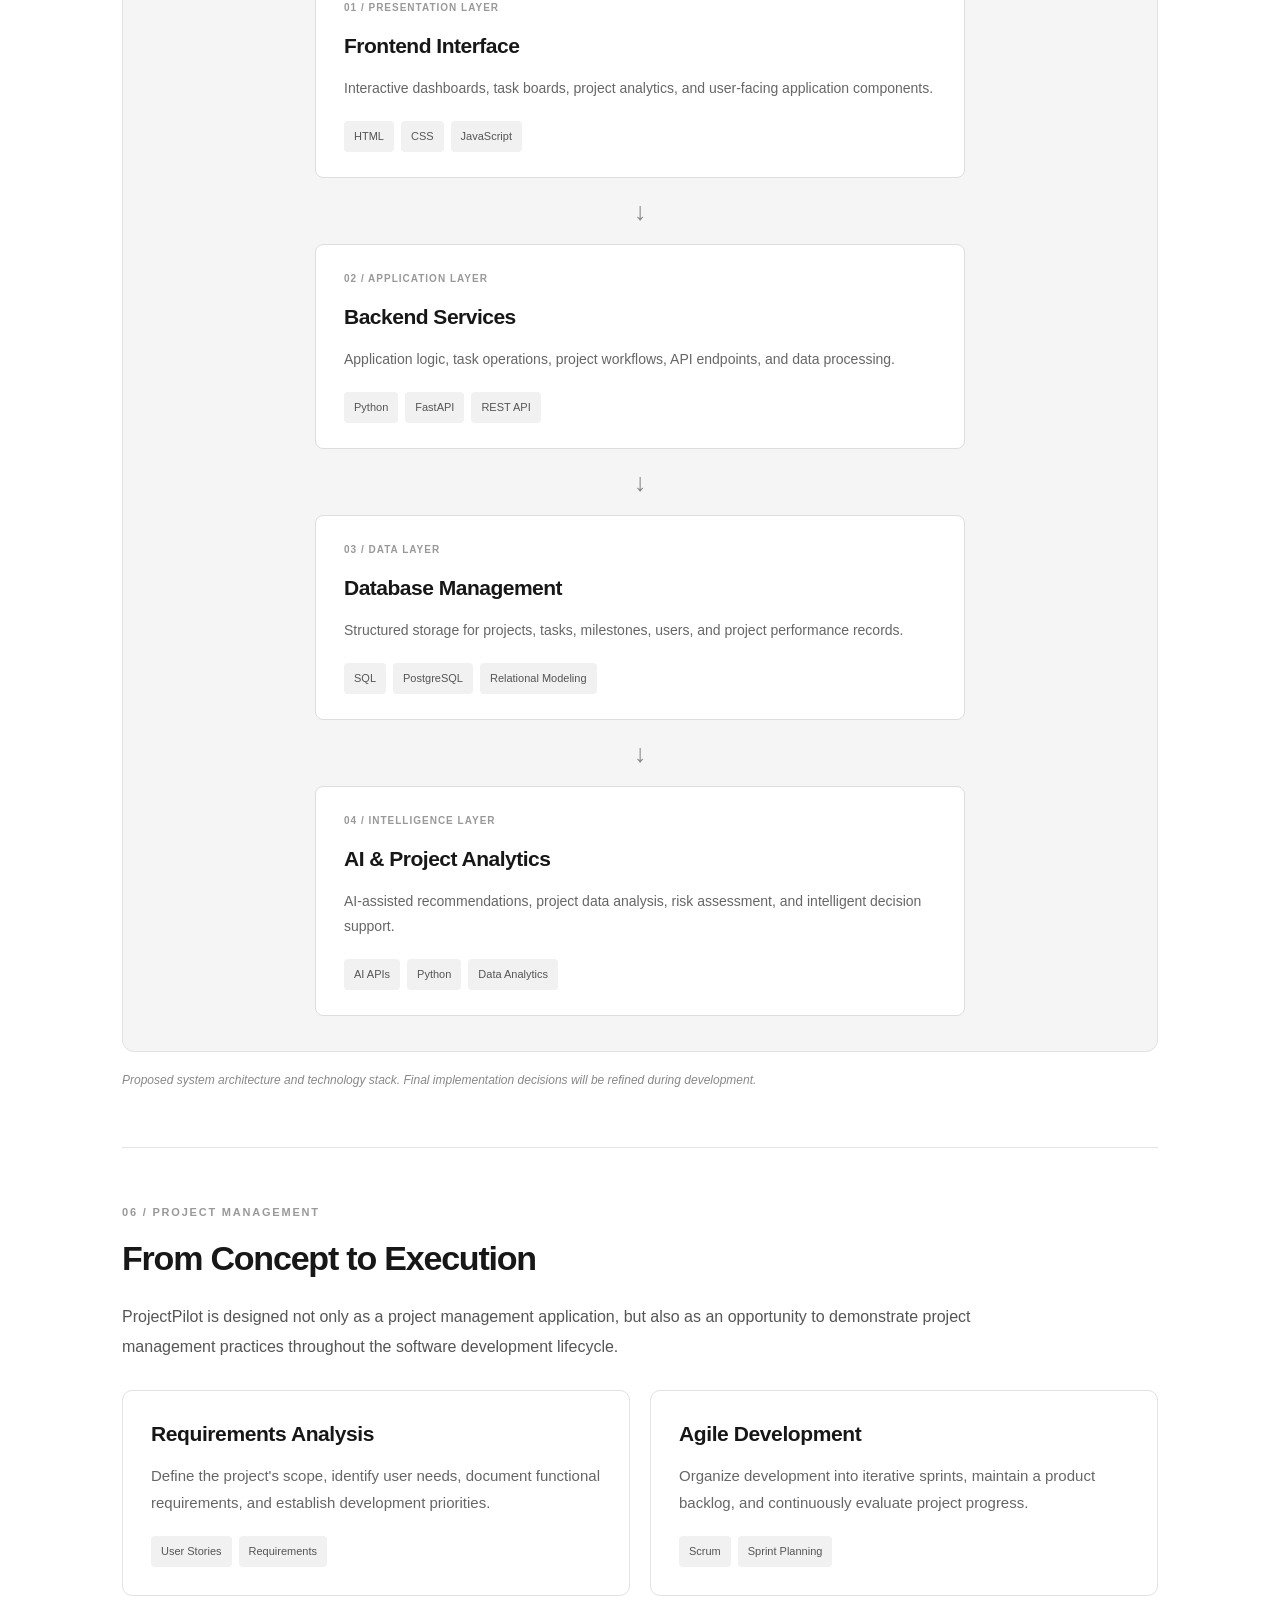
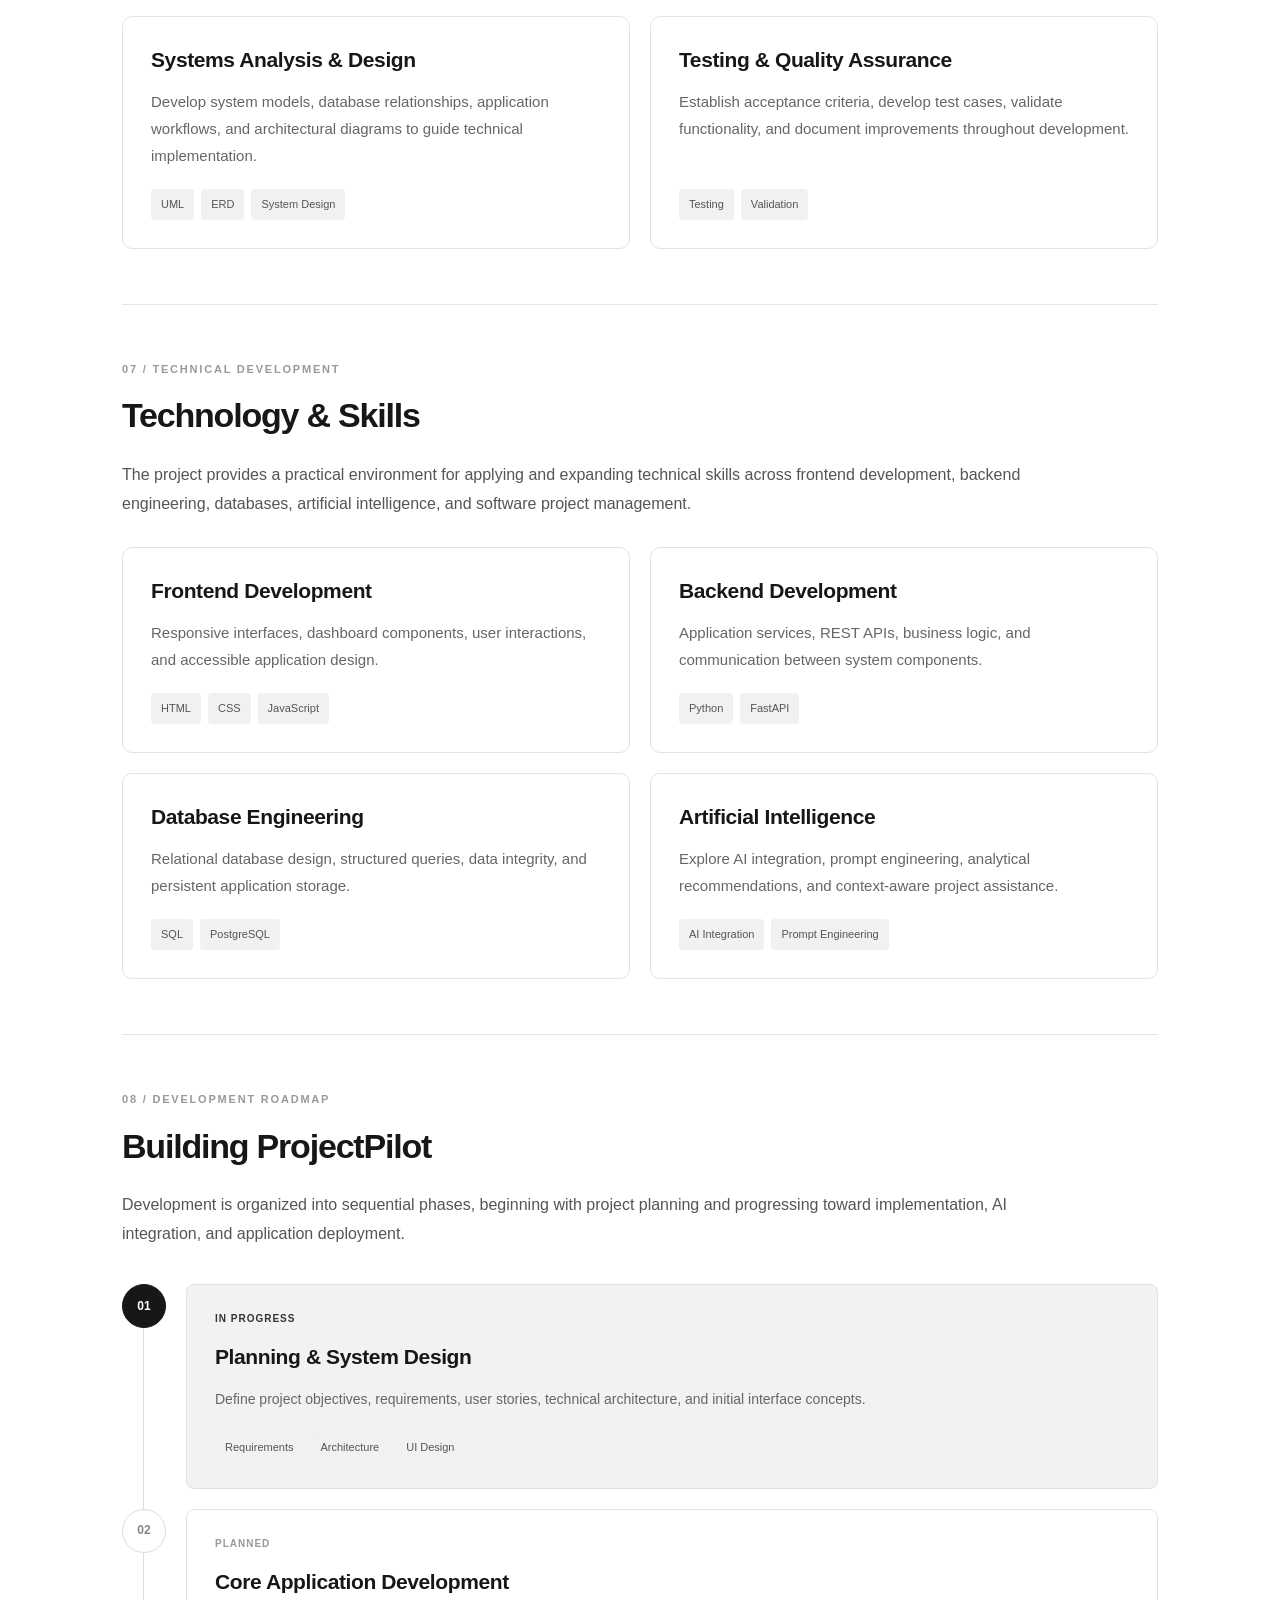
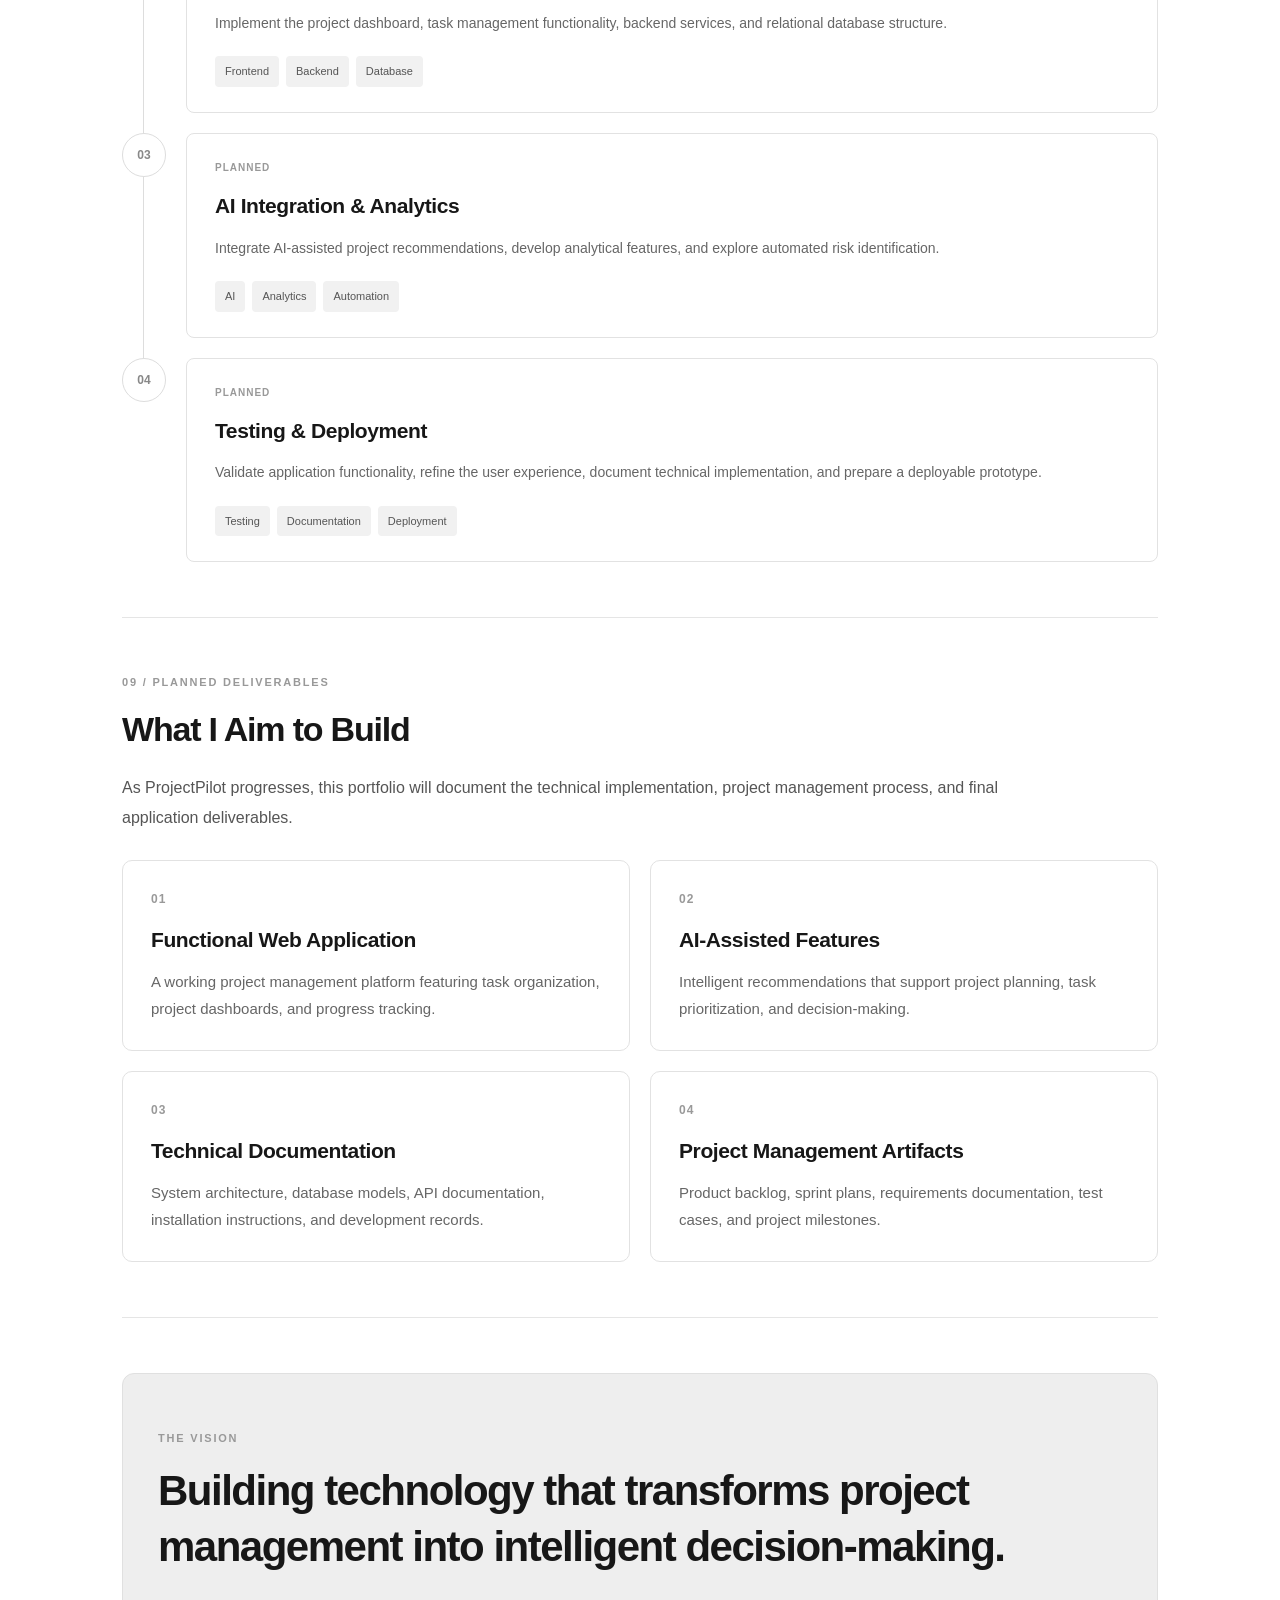
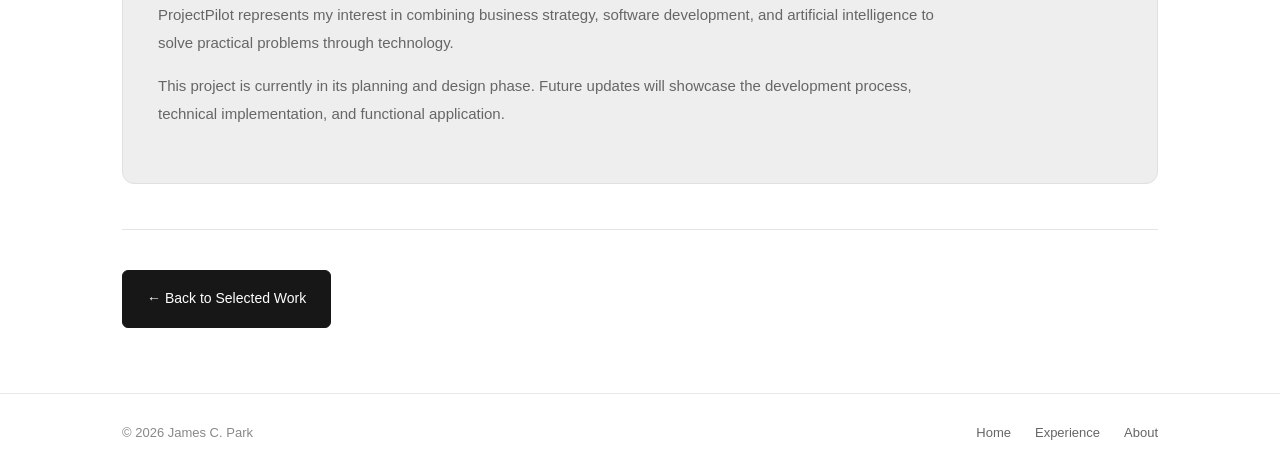
<file: my portfolio/project-management.html>
<!DOCTYPE html>
<html lang="en">

<head>
    <meta charset="UTF-8">

    <meta name="viewport"
          content="width=device-width, initial-scale=1.0">

    <title>ProjectPilot | James C. Park</title>

    <link rel="stylesheet" href="My Portfolio.css">
    <link rel="stylesheet" href="project-management.css">
</head>

<body>

    <!-- NAVIGATION -->

    <header class="navbar">

        <a href="myportfolio.html" class="logo">
            James C. Park
        </a>

        <nav class="nav-links">

            <a href="myportfolio.html">Home</a>

            <a href="myportfolio.html#projects">
                Experience
            </a>

            <a href="myportfolio.html#about">
                About
            </a>

        </nav>

    </header>


    <main class="pm-page">


        <!-- HERO SECTION -->

        <section class="pm-hero">

            <a href="myportfolio.html#projects"
               class="pm-back">

                &larr; Back to Selected Work

            </a>

            <p class="pm-eyebrow">
                03 / INDEPENDENT PROJECT
            </p>

            <h1>ProjectPilot.</h1>

            <h2>AI-Powered Project Management</h2>

            <p class="pm-description">

                An independent software project exploring how
                artificial intelligence, project analytics,
                and modern software development can improve
                project planning, task management, and
                strategic decision-making.

            </p>

            <div class="pm-status">

                <span class="status-dot"></span>

                In Development

            </div>


            <div class="pm-info">

                <div>
                    <span>ROLE</span>

                    <p>Project Lead & Developer</p>
                </div>

                <div>
                    <span>PROJECT TYPE</span>

                    <p>Independent Software Project</p>
                </div>

                <div>
                    <span>FOCUS</span>

                    <p>AI, Software & Project Management</p>
                </div>

                <div>
                    <span>STATUS</span>

                    <p>Planning & Design</p>
                </div>

            </div>

        </section>


        <!-- PROJECT BANNER -->

        <section class="pm-banner">

            <span class="pm-banner-label">

                INDEPENDENT SOFTWARE PROJECT / 2026

            </span>


            <div class="pm-banner-brand">

                <svg viewBox="0 0 24 24"
                     fill="none"
                     stroke="currentColor"
                     stroke-width="1.5"
                     stroke-linecap="round"
                     stroke-linejoin="round">

                    <rect x="3" y="3"
                          width="7" height="11" rx="1"/>

                    <rect x="14" y="3"
                          width="7" height="6" rx="1"/>

                    <rect x="3" y="18"
                          width="7" height="3" rx="1"/>

                    <rect x="14" y="13"
                          width="7" height="8" rx="1"/>

                </svg>

                <h2>ProjectPilot.</h2>

            </div>

            <p>Intelligent planning. Better execution.</p>


            <div class="pm-banner-tags">

                <span>PROJECT MANAGEMENT</span>

                <span>SOFTWARE DEVELOPMENT</span>

                <span>ARTIFICIAL INTELLIGENCE</span>

            </div>

        </section>


        <!-- PROJECT OVERVIEW -->

        <section class="pm-section">

            <p class="pm-label">
                01 / PROJECT OVERVIEW
            </p>

            <h2>Bridging Management and Technology</h2>

            <p>

                ProjectPilot is an independent technology
                initiative designed to explore the intersection
                of project management, artificial intelligence,
                and software engineering.

            </p>

            <p>

                The project aims to develop a centralized
                platform where users can organize tasks,
                monitor project progress, identify potential
                risks, and receive intelligent recommendations
                throughout the project lifecycle.

            </p>

            <p>

                Beyond developing a software application,
                this initiative provides an opportunity to
                apply business analysis, systems design,
                database management, and programming skills
                to a practical technology solution.

            </p>

        </section>


        <!-- PROBLEM STATEMENT -->

        <section class="pm-section">

            <p class="pm-label">
                02 / THE CHALLENGE
            </p>

            <h2>Making Project Management Smarter</h2>

            <p>

                Managing projects often requires teams to
                coordinate multiple tasks, deadlines,
                resources, and stakeholders across different
                tools and communication channels.

            </p>

            <p>

                Traditional project management platforms
                provide valuable organizational capabilities,
                but users still need to manually interpret
                project data, identify emerging risks, and
                determine appropriate next steps.

            </p>


            <div class="pm-grid">

                <div class="pm-card">

                    <span class="pm-card-number">01</span>

                    <h3>Fragmented Information</h3>

                    <p>

                        Project information is frequently
                        distributed across spreadsheets,
                        documents, and communication platforms.

                    </p>

                </div>


                <div class="pm-card">

                    <span class="pm-card-number">02</span>

                    <h3>Reactive Decision-Making</h3>

                    <p>

                        Teams may discover scheduling issues
                        and project risks only after they
                        begin affecting project performance.

                    </p>

                </div>


                <div class="pm-card">

                    <span class="pm-card-number">03</span>

                    <h3>Manual Project Tracking</h3>

                    <p>

                        Monitoring deadlines, task dependencies,
                        and project milestones can require
                        substantial manual effort.

                    </p>

                </div>


                <div class="pm-card">

                    <span class="pm-card-number">04</span>

                    <h3>Limited Actionable Insights</h3>

                    <p>

                        Project dashboards display information,
                        but translating that information into
                        meaningful decisions remains challenging.

                    </p>

                </div>

            </div>

        </section>


        <!-- PROPOSED SOLUTION -->

        <section class="pm-section">

            <p class="pm-label">
                03 / PROPOSED SOLUTION
            </p>

            <h2>One Platform. Intelligent Execution.</h2>

            <p>

                ProjectPilot is envisioned as a unified
                project management workspace that combines
                traditional project planning capabilities
                with AI-assisted analysis and decision support.

            </p>


            <div class="pm-grid">

                <div class="pm-card">

                    <h3>Smart Project Planning</h3>

                    <p>

                        Generate structured project plans,
                        organize deliverables, and establish
                        milestones based on project objectives.

                    </p>

                    <div class="pm-tags">
                        <span>Planning</span>
                        <span>Milestones</span>
                    </div>

                </div>


                <div class="pm-card">

                    <h3>Task Management</h3>

                    <p>

                        Create and organize tasks, assign
                        responsibilities, track completion,
                        and visualize project workflows.

                    </p>

                    <div class="pm-tags">
                        <span>Kanban</span>
                        <span>Agile</span>
                    </div>

                </div>


                <div class="pm-card">

                    <h3>AI Project Assistant</h3>

                    <p>

                        Explore AI-generated recommendations
                        for task prioritization, scheduling,
                        risk identification, and project decisions.

                    </p>

                    <div class="pm-tags">
                        <span>AI</span>
                        <span>Decision Support</span>
                    </div>

                </div>


                <div class="pm-card">

                    <h3>Project Analytics</h3>

                    <p>

                        Visualize project performance through
                        completion rates, sprint progress,
                        milestone tracking, and analytical reports.

                    </p>

                    <div class="pm-tags">
                        <span>Analytics</span>
                        <span>Dashboards</span>
                    </div>

                </div>

            </div>

        </section>


        <!-- PRODUCT CONCEPT -->

        <section class="pm-section">

            <p class="pm-label">
                04 / PRODUCT CONCEPT
            </p>

            <h2>Inside ProjectPilot</h2>

            <p>

                The following dashboard illustrates the
                proposed user experience, combining project
                performance metrics, task organization,
                sprint tracking, and AI-assisted recommendations
                within a single workspace.

            </p>


            <!-- DASHBOARD MOCKUP -->

            <div class="pilot-dashboard">


                <!-- DASHBOARD HEADER -->

                <div class="pilot-header">

                    <div>

                        <h3>ProjectPilot.</h3>

                        <p>Project Workspace</p>

                    </div>

                    <span class="pilot-demo-label">

                        CONCEPT PREVIEW

                    </span>

                </div>


                <!-- DASHBOARD BODY -->

                <div class="pilot-body">


                    <div class="pilot-welcome">

                        <div>

                            <p>PROJECT OVERVIEW</p>

                            <h3>Product Development</h3>

                        </div>

                        <span class="pilot-sprint">
                            Sprint 03
                        </span>

                    </div>


                    <!-- PROJECT METRICS -->

                    <div class="pilot-metrics">

                        <div class="pilot-metric">

                            <p>Total Tasks</p>

                            <h4>24</h4>

                            <span>Current sprint</span>

                        </div>


                        <div class="pilot-metric">

                            <p>Completed</p>

                            <h4>16</h4>

                            <span>Tasks completed</span>

                        </div>


                        <div class="pilot-metric">

                            <p>In Progress</p>

                            <h4>5</h4>

                            <span>Active tasks</span>

                        </div>


                        <div class="pilot-metric">

                            <p>Remaining</p>

                            <h4>3</h4>

                            <span>Upcoming tasks</span>

                        </div>

                    </div>


                    <!-- PROJECT PROGRESS -->

                    <div class="pilot-progress">

                        <div class="progress-heading">

                            <h4>Overall Project Progress</h4>

                            <span>67%</span>

                        </div>

                        <div class="progress-track">

                            <div class="progress-fill"
                                 style="width: 67%;">
                            </div>

                        </div>

                        <p>16 of 24 tasks completed</p>

                    </div>


                    <!-- KANBAN BOARD -->

                    <div class="pilot-board">


                        <!-- TO DO -->

                        <div class="pilot-column">

                            <h4>To Do <span>3</span></h4>

                            <div class="pilot-task">

                                <span>DESIGN</span>

                                <h5>Database Schema</h5>

                                <p>Define system data models</p>

                            </div>

                            <div class="pilot-task">

                                <span>RESEARCH</span>

                                <h5>AI Integration</h5>

                                <p>Evaluate available AI APIs</p>

                            </div>

                        </div>


                        <!-- IN PROGRESS -->

                        <div class="pilot-column">

                            <h4>In Progress <span>5</span></h4>

                            <div class="pilot-task">

                                <span>DEVELOPMENT</span>

                                <h5>Dashboard Interface</h5>

                                <p>Build the project workspace</p>

                            </div>

                            <div class="pilot-task">

                                <span>BACKEND</span>

                                <h5>Task Management API</h5>

                                <p>Develop task operations</p>

                            </div>

                        </div>


                        <!-- COMPLETED -->

                        <div class="pilot-column">

                            <h4>Completed <span>16</span></h4>

                            <div class="pilot-task">

                                <span>PLANNING</span>

                                <h5>Project Requirements</h5>

                                <p>Define core functionality</p>

                            </div>

                            <div class="pilot-task">

                                <span>DESIGN</span>

                                <h5>System Architecture</h5>

                                <p>Establish technical structure</p>

                            </div>

                        </div>

                    </div>


                    <!-- AI ASSISTANT -->

                    <div class="pilot-ai">

                        <div class="pilot-ai-heading">

                            <div>

                                <h4>ProjectPilot AI</h4>

                                <p>Intelligent Project Assistant</p>

                            </div>

                            <span>AI INSIGHT</span>

                        </div>


                        <div class="pilot-ai-message">

                            <p>

                                Your project has completed
                                approximately 67% of its current
                                sprint tasks. Consider prioritizing
                                database development before
                                expanding AI integration to reduce
                                potential dependency conflicts.

                            </p>

                        </div>

                    </div>

                </div>

            </div>


            <p class="pm-caption">

                Conceptual dashboard illustrating the planned
                ProjectPilot interface. All metrics, tasks,
                and AI recommendations shown are illustrative
                examples, not live application data.

            </p>

        </section>


        <!-- TECHNICAL ARCHITECTURE -->

        <section class="pm-section">

            <p class="pm-label">
                05 / TECHNICAL ARCHITECTURE
            </p>

            <h2>Designing the System</h2>

            <p>

                The proposed architecture separates the
                user interface, application logic, data
                management, and AI capabilities into distinct
                components to support maintainability and
                future development.

            </p>


            <div class="pm-architecture">


                <div class="architecture-layer">

                    <span>01 / PRESENTATION LAYER</span>

                    <h3>Frontend Interface</h3>

                    <p>

                        Interactive dashboards, task boards,
                        project analytics, and user-facing
                        application components.

                    </p>

                    <div class="pm-tags">

                        <span>HTML</span>

                        <span>CSS</span>

                        <span>JavaScript</span>

                    </div>

                </div>


                <div class="architecture-arrow">
                    &darr;
                </div>


                <div class="architecture-layer">

                    <span>02 / APPLICATION LAYER</span>

                    <h3>Backend Services</h3>

                    <p>

                        Application logic, task operations,
                        project workflows, API endpoints,
                        and data processing.

                    </p>

                    <div class="pm-tags">

                        <span>Python</span>

                        <span>FastAPI</span>

                        <span>REST API</span>

                    </div>

                </div>


                <div class="architecture-arrow">
                    &darr;
                </div>


                <div class="architecture-layer">

                    <span>03 / DATA LAYER</span>

                    <h3>Database Management</h3>

                    <p>

                        Structured storage for projects,
                        tasks, milestones, users, and
                        project performance records.

                    </p>

                    <div class="pm-tags">

                        <span>SQL</span>

                        <span>PostgreSQL</span>

                        <span>Relational Modeling</span>

                    </div>

                </div>


                <div class="architecture-arrow">
                    &darr;
                </div>


                <div class="architecture-layer">

                    <span>04 / INTELLIGENCE LAYER</span>

                    <h3>AI & Project Analytics</h3>

                    <p>

                        AI-assisted recommendations,
                        project data analysis, risk assessment,
                        and intelligent decision support.

                    </p>

                    <div class="pm-tags">

                        <span>AI APIs</span>

                        <span>Python</span>

                        <span>Data Analytics</span>

                    </div>

                </div>

            </div>


            <p class="pm-caption">

                Proposed system architecture and technology
                stack. Final implementation decisions will
                be refined during development.

            </p>

        </section>


        <!-- PROJECT MANAGEMENT METHODOLOGY -->

        <section class="pm-section">

            <p class="pm-label">
                06 / PROJECT MANAGEMENT
            </p>

            <h2>From Concept to Execution</h2>

            <p>

                ProjectPilot is designed not only as a
                project management application, but also
                as an opportunity to demonstrate project
                management practices throughout the software
                development lifecycle.

            </p>


            <div class="pm-grid">

                <div class="pm-card">

                    <h3>Requirements Analysis</h3>

                    <p>

                        Define the project's scope,
                        identify user needs, document
                        functional requirements, and
                        establish development priorities.

                    </p>

                    <div class="pm-tags">

                        <span>User Stories</span>

                        <span>Requirements</span>

                    </div>

                </div>


                <div class="pm-card">

                    <h3>Agile Development</h3>

                    <p>

                        Organize development into iterative
                        sprints, maintain a product backlog,
                        and continuously evaluate project
                        progress.

                    </p>

                    <div class="pm-tags">

                        <span>Scrum</span>

                        <span>Sprint Planning</span>

                    </div>

                </div>


                <div class="pm-card">

                    <h3>Systems Analysis & Design</h3>

                    <p>

                        Develop system models, database
                        relationships, application workflows,
                        and architectural diagrams to guide
                        technical implementation.

                    </p>

                    <div class="pm-tags">

                        <span>UML</span>

                        <span>ERD</span>

                        <span>System Design</span>

                    </div>

                </div>


                <div class="pm-card">

                    <h3>Testing & Quality Assurance</h3>

                    <p>

                        Establish acceptance criteria,
                        develop test cases, validate
                        functionality, and document
                        improvements throughout development.

                    </p>

                    <div class="pm-tags">

                        <span>Testing</span>

                        <span>Validation</span>

                    </div>

                </div>

            </div>

        </section>


        <!-- TECHNICAL SKILLS -->

        <section class="pm-section">

            <p class="pm-label">
                07 / TECHNICAL DEVELOPMENT
            </p>

            <h2>Technology & Skills</h2>

            <p>

                The project provides a practical environment
                for applying and expanding technical skills
                across frontend development, backend
                engineering, databases, artificial intelligence,
                and software project management.

            </p>


            <div class="pm-grid">

                <div class="pm-card">

                    <h3>Frontend Development</h3>

                    <p>

                        Responsive interfaces, dashboard
                        components, user interactions, and
                        accessible application design.

                    </p>

                    <div class="pm-tags">

                        <span>HTML</span>

                        <span>CSS</span>

                        <span>JavaScript</span>

                    </div>

                </div>


                <div class="pm-card">

                    <h3>Backend Development</h3>

                    <p>

                        Application services, REST APIs,
                        business logic, and communication
                        between system components.

                    </p>

                    <div class="pm-tags">

                        <span>Python</span>

                        <span>FastAPI</span>

                    </div>

                </div>


                <div class="pm-card">

                    <h3>Database Engineering</h3>

                    <p>

                        Relational database design,
                        structured queries, data integrity,
                        and persistent application storage.

                    </p>

                    <div class="pm-tags">

                        <span>SQL</span>

                        <span>PostgreSQL</span>

                    </div>

                </div>


                <div class="pm-card">

                    <h3>Artificial Intelligence</h3>

                    <p>

                        Explore AI integration, prompt
                        engineering, analytical recommendations,
                        and context-aware project assistance.

                    </p>

                    <div class="pm-tags">

                        <span>AI Integration</span>

                        <span>Prompt Engineering</span>

                    </div>

                </div>

            </div>

        </section>


        <!-- DEVELOPMENT ROADMAP -->

        <section class="pm-section">

            <p class="pm-label">
                08 / DEVELOPMENT ROADMAP
            </p>

            <h2>Building ProjectPilot</h2>

            <p>

                Development is organized into sequential
                phases, beginning with project planning
                and progressing toward implementation,
                AI integration, and application deployment.

            </p>


            <div class="pm-roadmap">


                <!-- PHASE 1 -->

                <div class="pm-phase active">

                    <div class="phase-marker">01</div>

                    <div class="phase-content">

                        <span>IN PROGRESS</span>

                        <h3>Planning & System Design</h3>

                        <p>

                            Define project objectives,
                            requirements, user stories,
                            technical architecture, and
                            initial interface concepts.

                        </p>

                        <div class="pm-tags">

                            <span>Requirements</span>

                            <span>Architecture</span>

                            <span>UI Design</span>

                        </div>

                    </div>

                </div>


                <!-- PHASE 2 -->

                <div class="pm-phase">

                    <div class="phase-marker">02</div>

                    <div class="phase-content">

                        <span>PLANNED</span>

                        <h3>Core Application Development</h3>

                        <p>

                            Implement the project dashboard,
                            task management functionality,
                            backend services, and relational
                            database structure.

                        </p>

                        <div class="pm-tags">

                            <span>Frontend</span>

                            <span>Backend</span>

                            <span>Database</span>

                        </div>

                    </div>

                </div>


                <!-- PHASE 3 -->

                <div class="pm-phase">

                    <div class="phase-marker">03</div>

                    <div class="phase-content">

                        <span>PLANNED</span>

                        <h3>AI Integration & Analytics</h3>

                        <p>

                            Integrate AI-assisted project
                            recommendations, develop
                            analytical features, and explore
                            automated risk identification.

                        </p>

                        <div class="pm-tags">

                            <span>AI</span>

                            <span>Analytics</span>

                            <span>Automation</span>

                        </div>

                    </div>

                </div>


                <!-- PHASE 4 -->

                <div class="pm-phase">

                    <div class="phase-marker">04</div>

                    <div class="phase-content">

                        <span>PLANNED</span>

                        <h3>Testing & Deployment</h3>

                        <p>

                            Validate application functionality,
                            refine the user experience,
                            document technical implementation,
                            and prepare a deployable prototype.

                        </p>

                        <div class="pm-tags">

                            <span>Testing</span>

                            <span>Documentation</span>

                            <span>Deployment</span>

                        </div>

                    </div>

                </div>

            </div>

        </section>


        <!-- PLANNED DELIVERABLES -->

        <section class="pm-section">

            <p class="pm-label">
                09 / PLANNED DELIVERABLES
            </p>

            <h2>What I Aim to Build</h2>

            <p>

                As ProjectPilot progresses, this portfolio
                will document the technical implementation,
                project management process, and final
                application deliverables.

            </p>


            <div class="pm-grid">

                <div class="pm-card">

                    <span class="pm-card-number">01</span>

                    <h3>Functional Web Application</h3>

                    <p>

                        A working project management platform
                        featuring task organization, project
                        dashboards, and progress tracking.

                    </p>

                </div>


                <div class="pm-card">

                    <span class="pm-card-number">02</span>

                    <h3>AI-Assisted Features</h3>

                    <p>

                        Intelligent recommendations that
                        support project planning, task
                        prioritization, and decision-making.

                    </p>

                </div>


                <div class="pm-card">

                    <span class="pm-card-number">03</span>

                    <h3>Technical Documentation</h3>

                    <p>

                        System architecture, database models,
                        API documentation, installation
                        instructions, and development records.

                    </p>

                </div>


                <div class="pm-card">

                    <span class="pm-card-number">04</span>

                    <h3>Project Management Artifacts</h3>

                    <p>

                        Product backlog, sprint plans,
                        requirements documentation,
                        test cases, and project milestones.

                    </p>

                </div>

            </div>

        </section>


        <!-- FINAL STATEMENT -->

        <section class="pm-final">

            <p class="pm-label">
                THE VISION
            </p>

            <h2>

                Building technology that transforms
                project management into intelligent
                decision-making.

            </h2>

            <p>

                ProjectPilot represents my interest in
                combining business strategy, software
                development, and artificial intelligence
                to solve practical problems through
                technology.

            </p>

            <p>

                This project is currently in its planning
                and design phase. Future updates will
                showcase the development process,
                technical implementation, and functional
                application.

            </p>

        </section>


        <!-- BACK TO SELECTED WORK -->

        <div class="pm-bottom">

            <a href="myportfolio.html#projects"
               class="pm-back-button">

                &larr; Back to Selected Work

            </a>

        </div>


    </main>


    <!-- FOOTER -->

    <footer>

        <div class="footer-content">

            <p>&copy; 2026 James C. Park</p>

            <div class="social-links">

                <a href="myportfolio.html">
                    Home
                </a>

                <a href="myportfolio.html#projects">
                    Experience
                </a>

                <a href="myportfolio.html#about">
                    About
                </a>

            </div>

        </div>

    </footer>

</body>

</html>
</file>
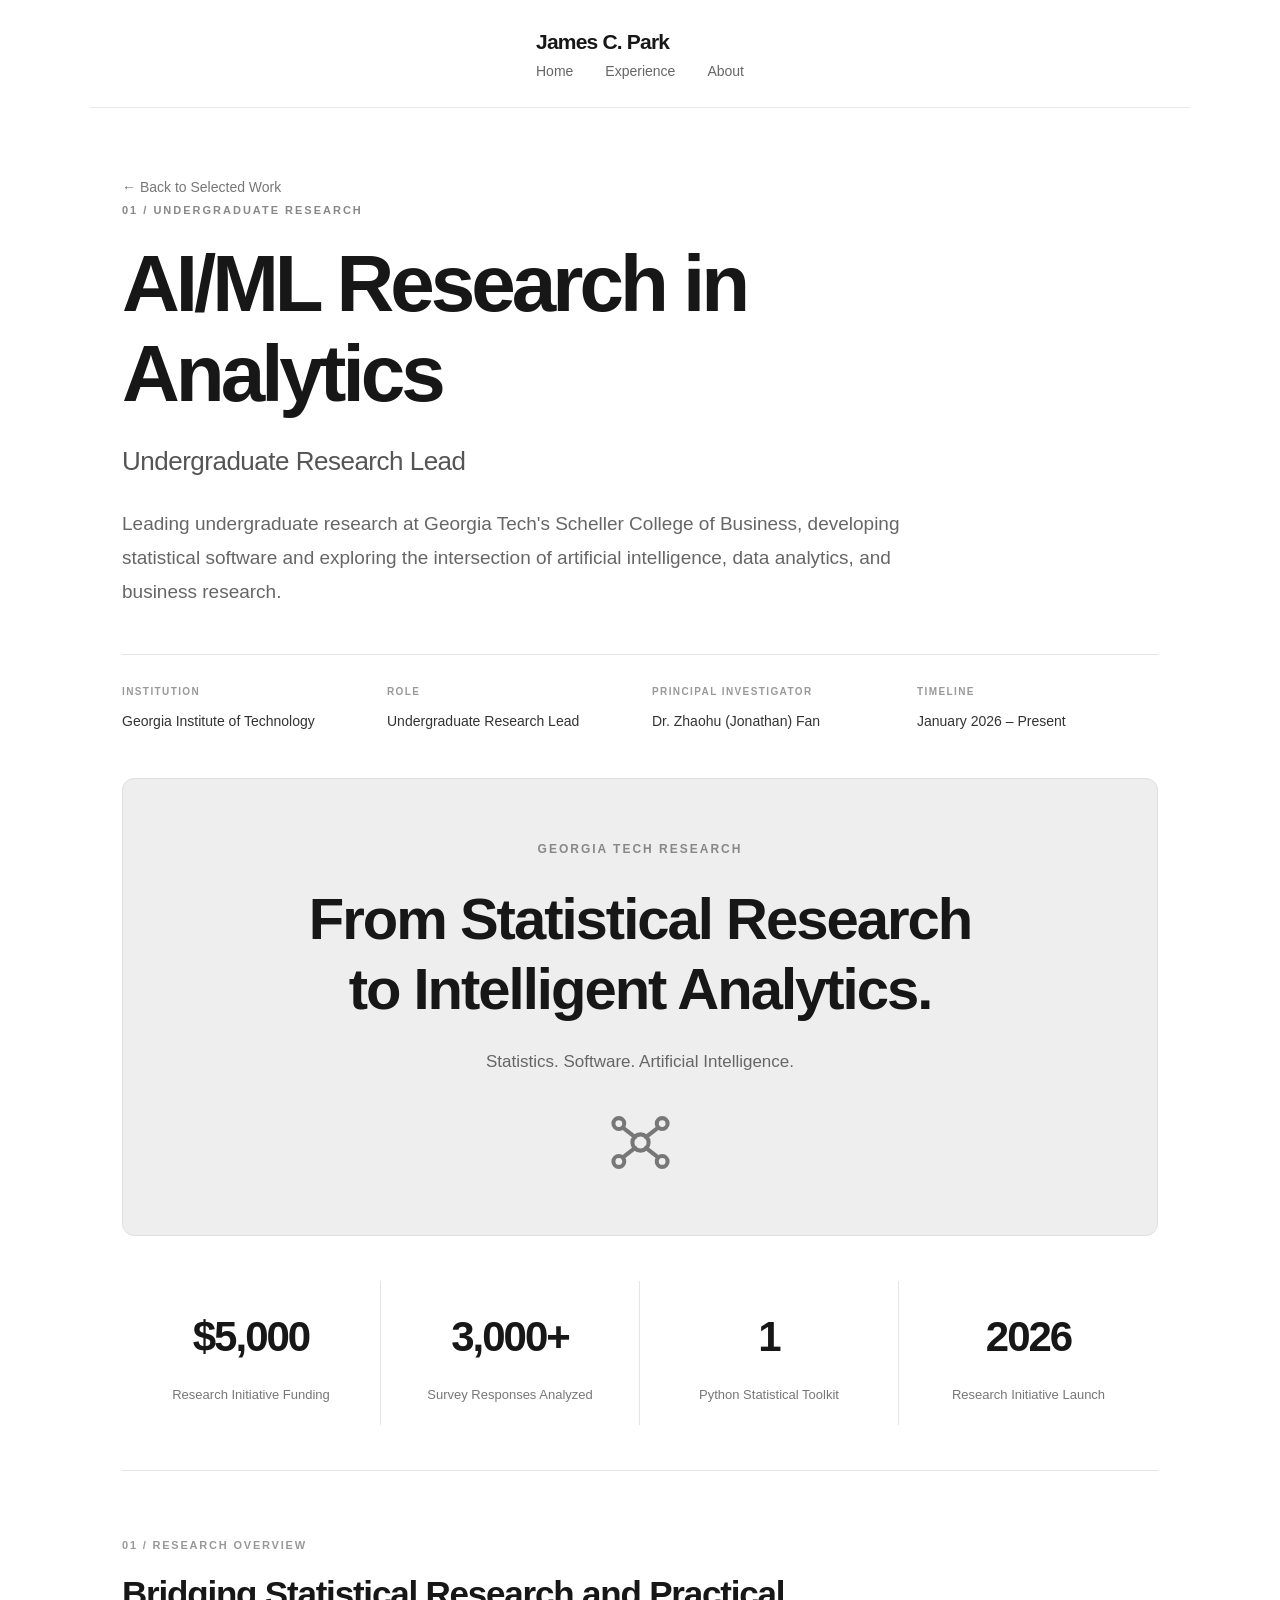
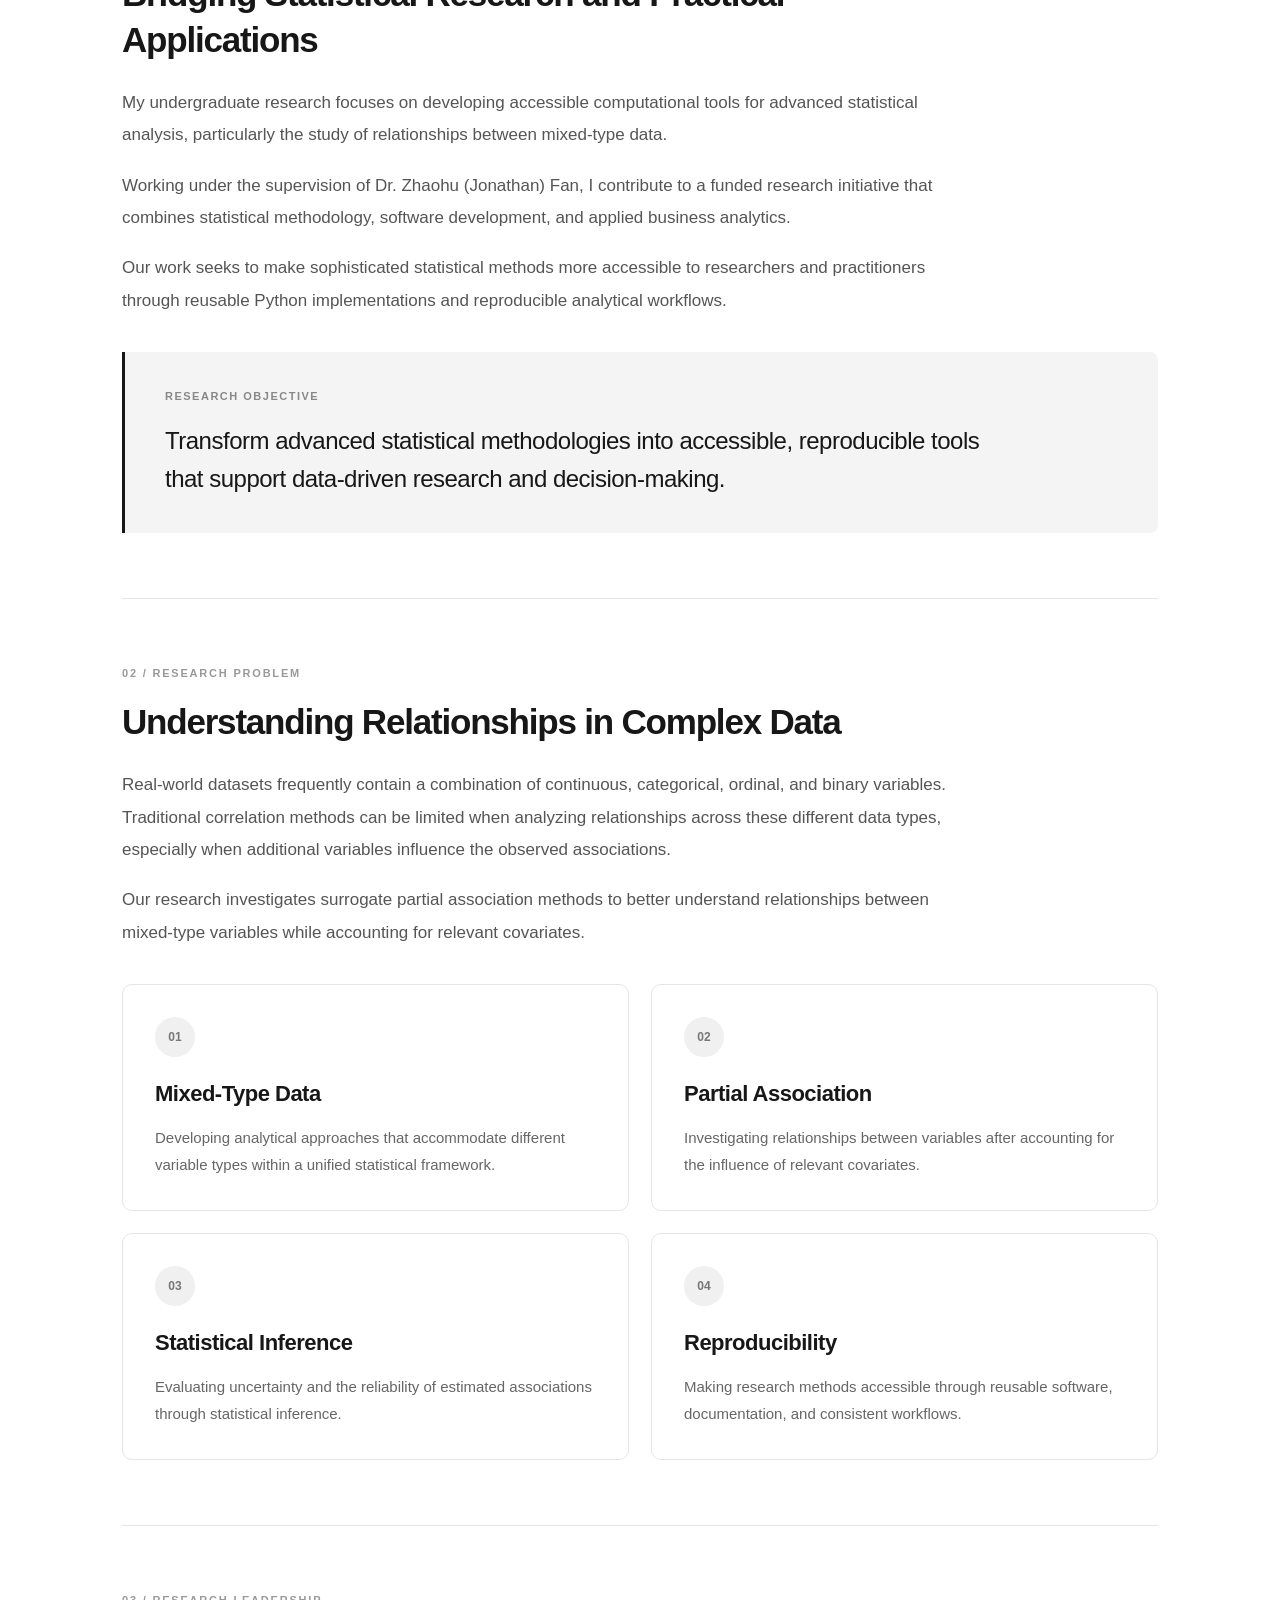
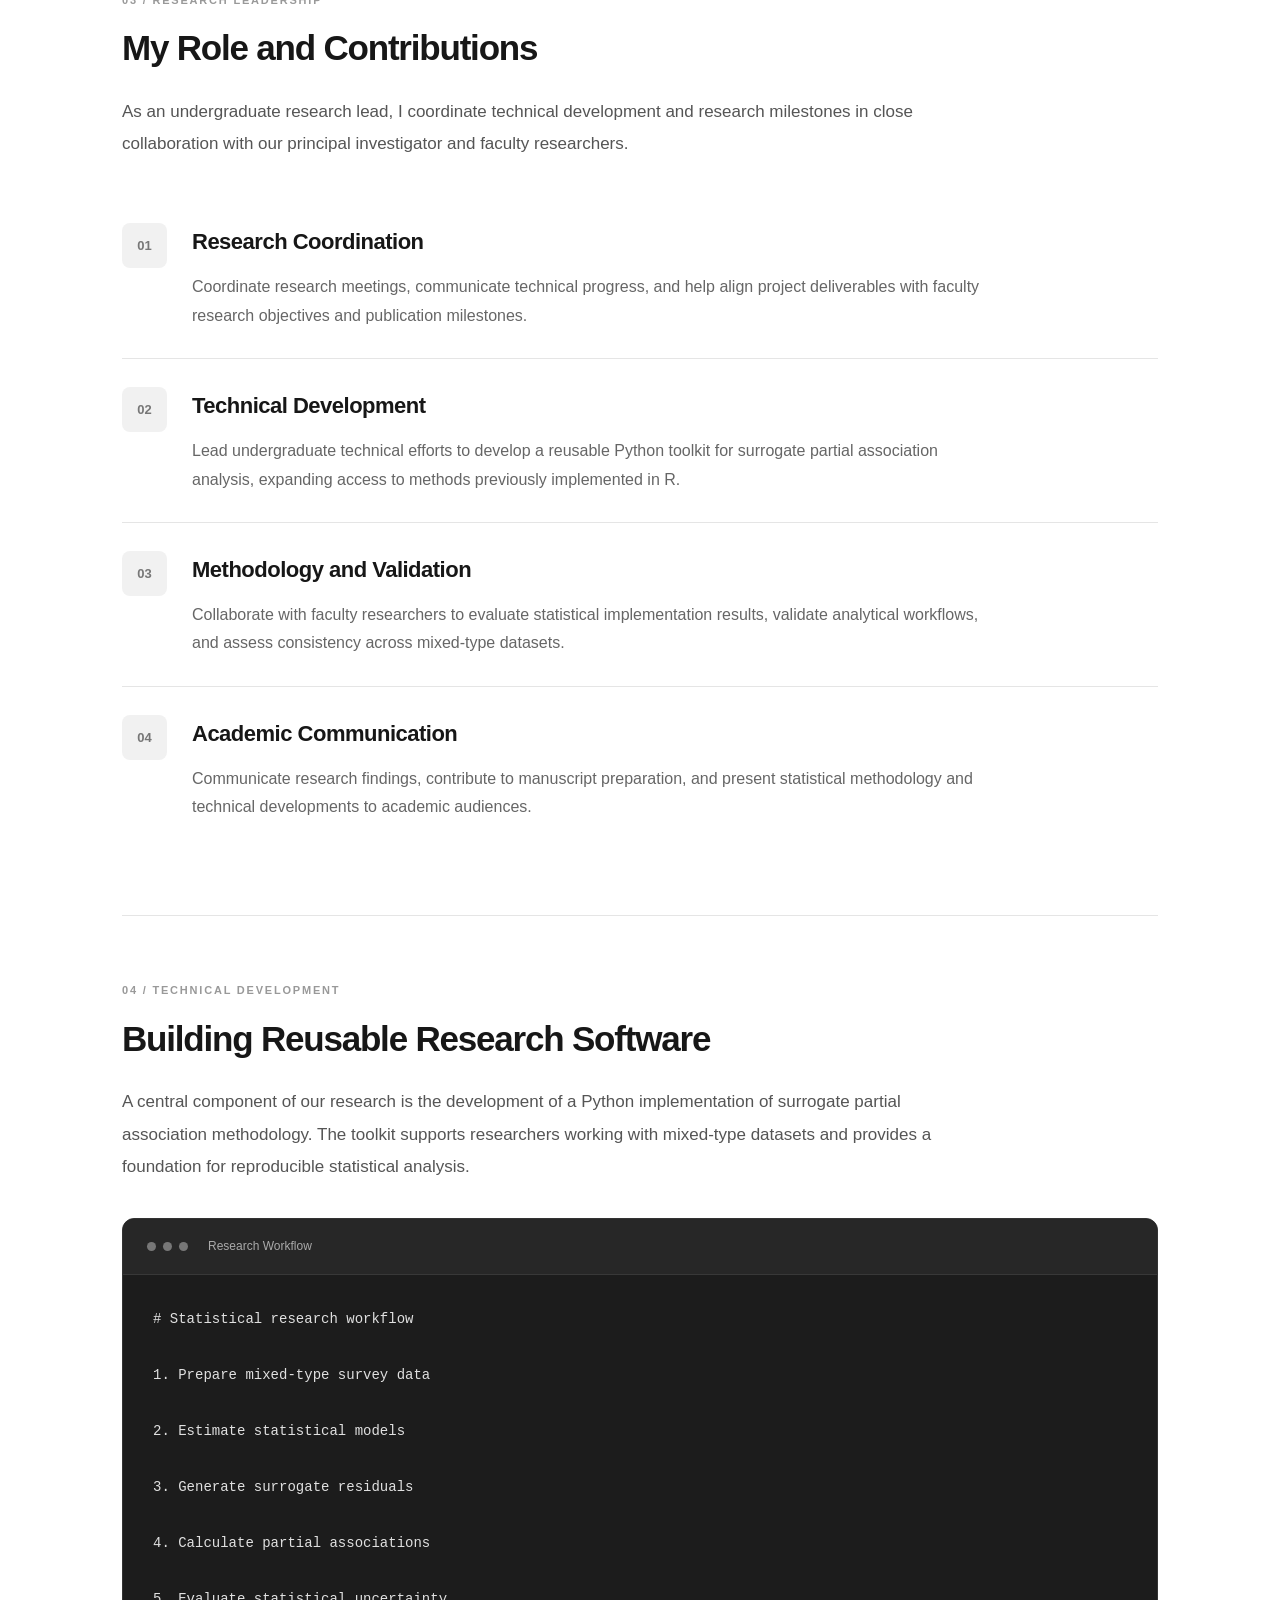
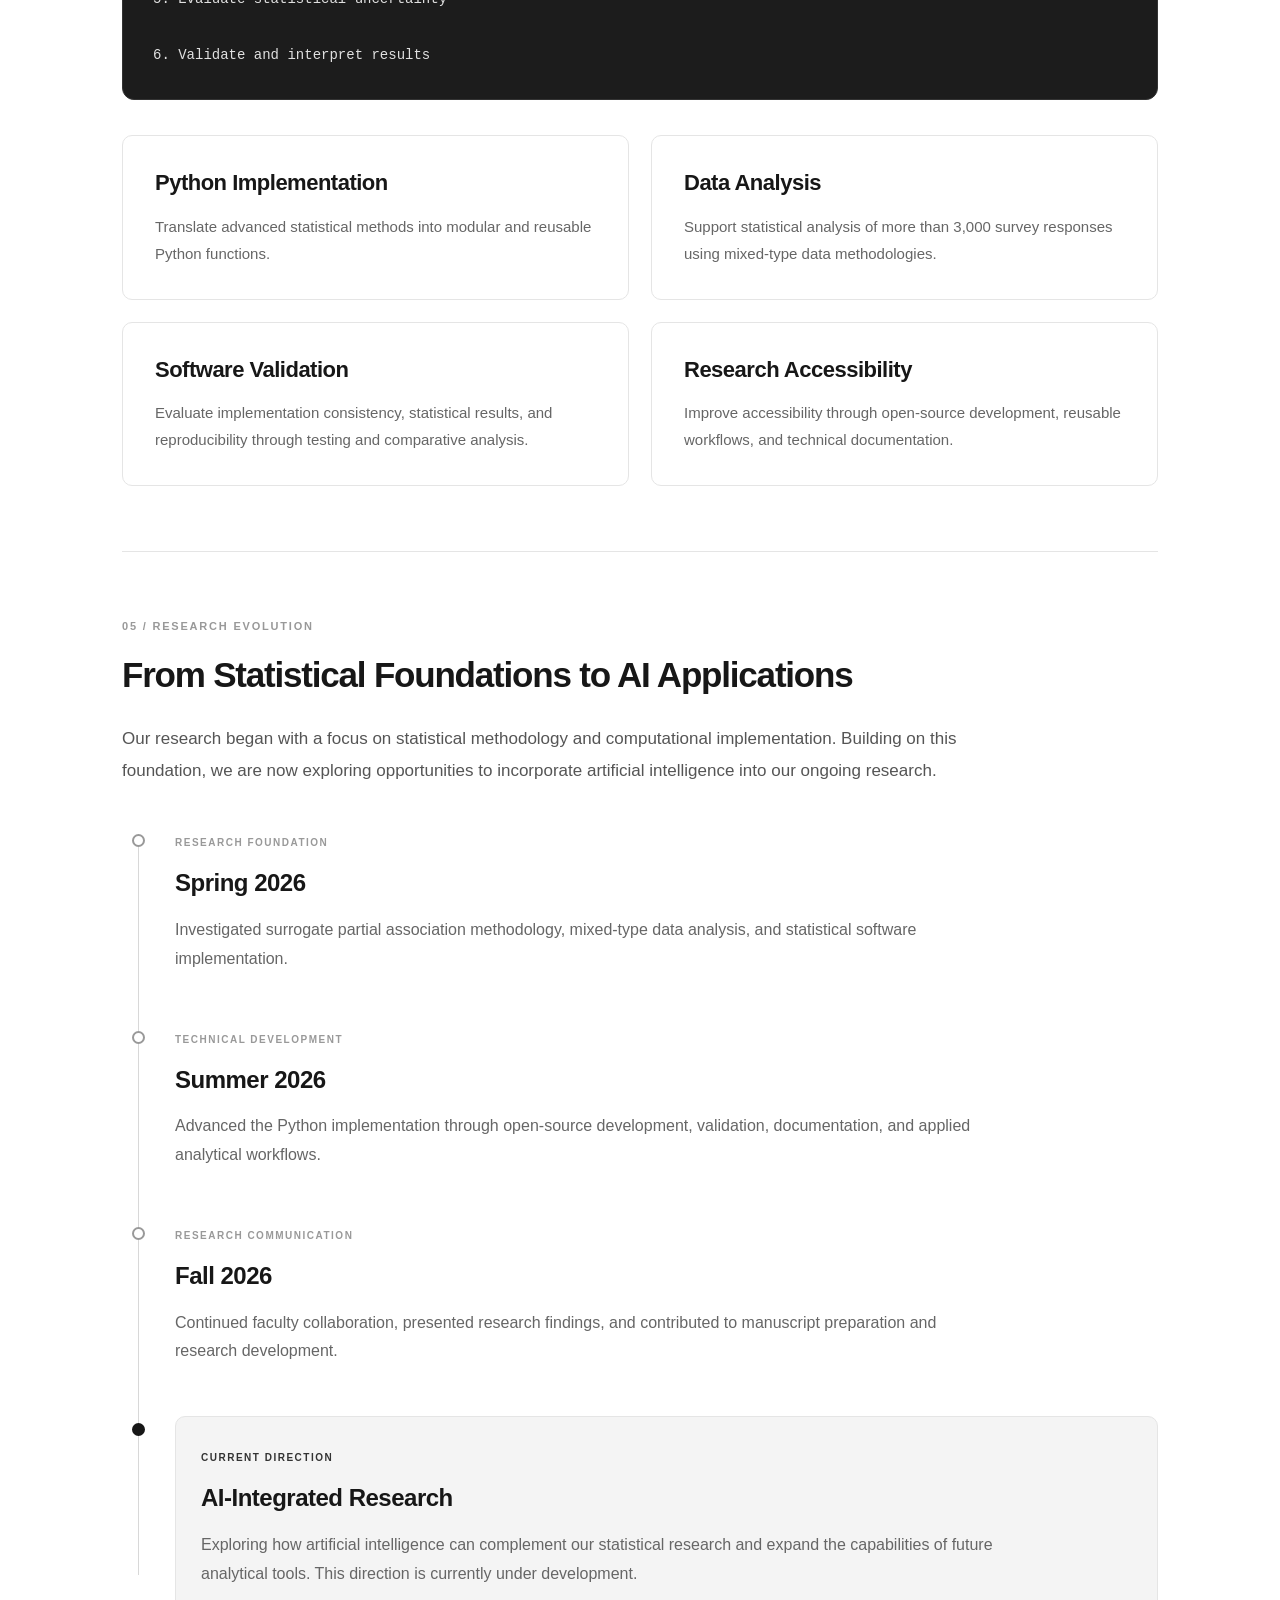
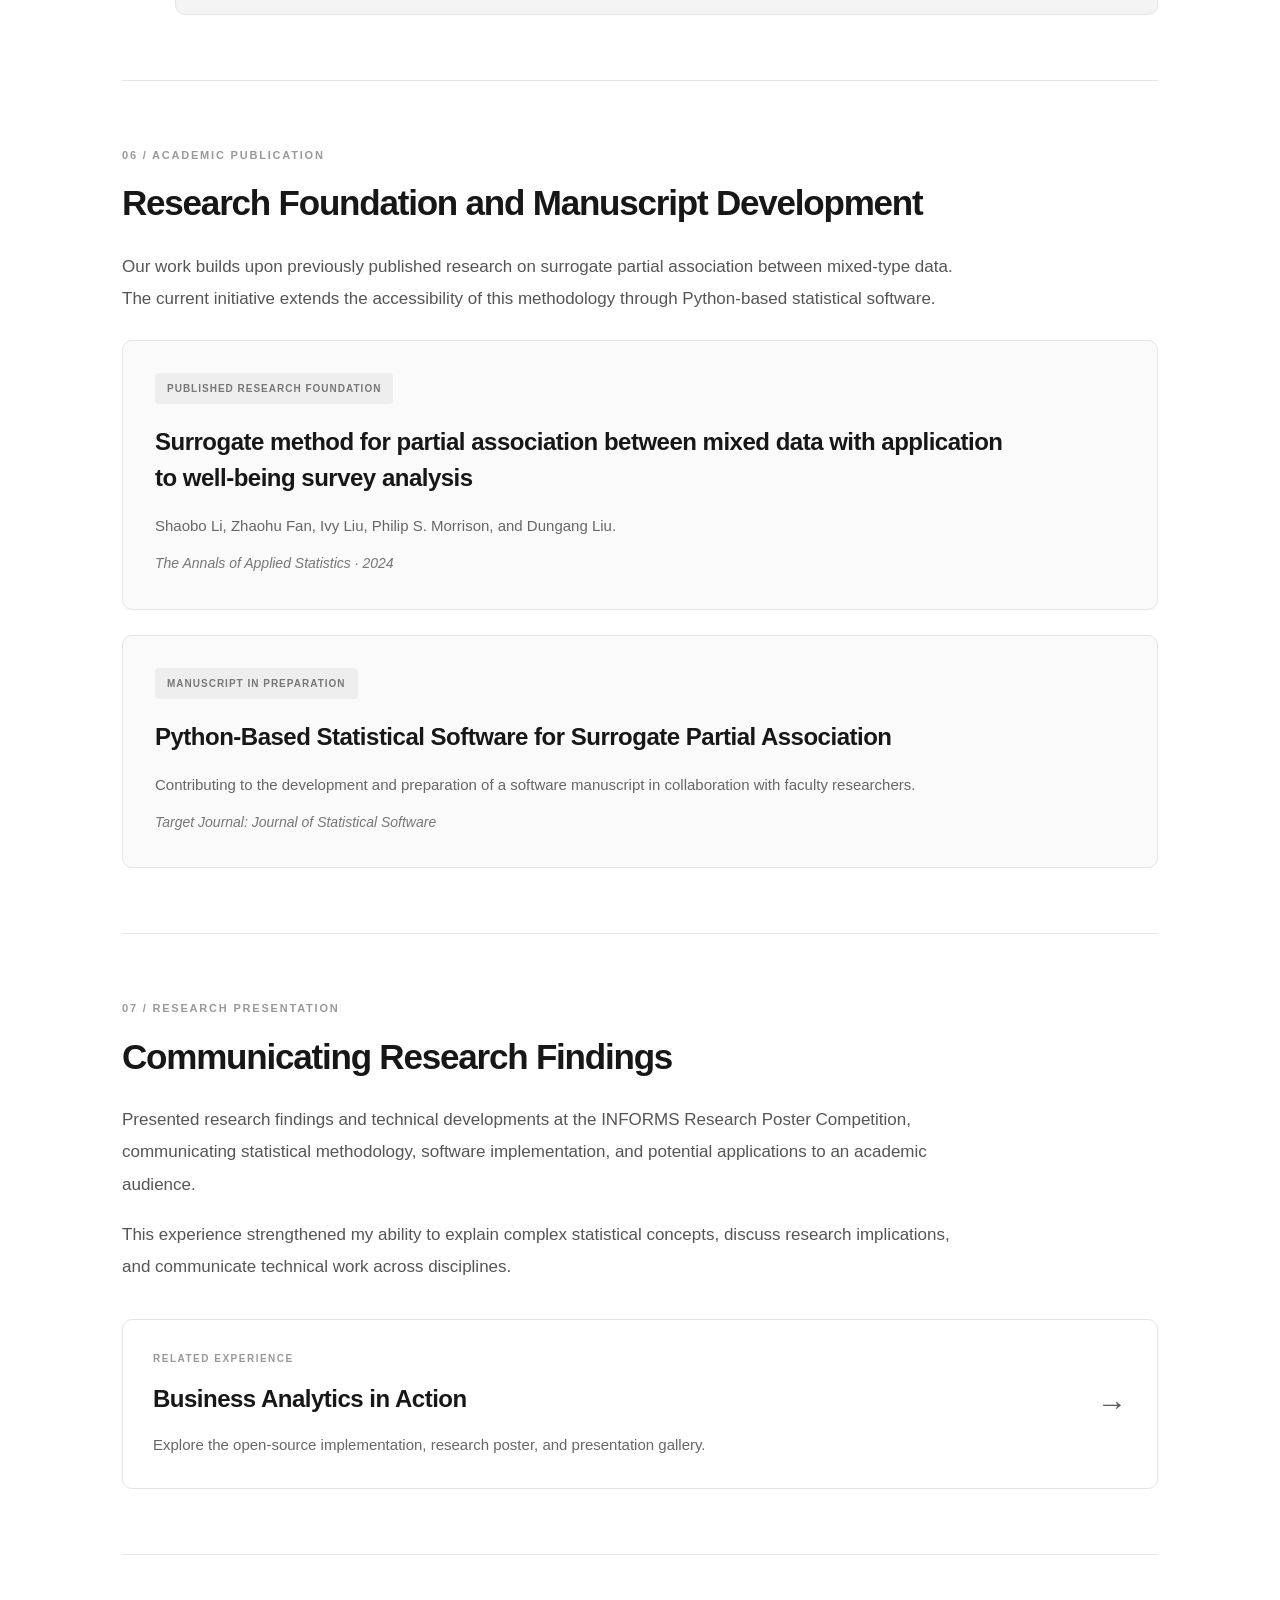
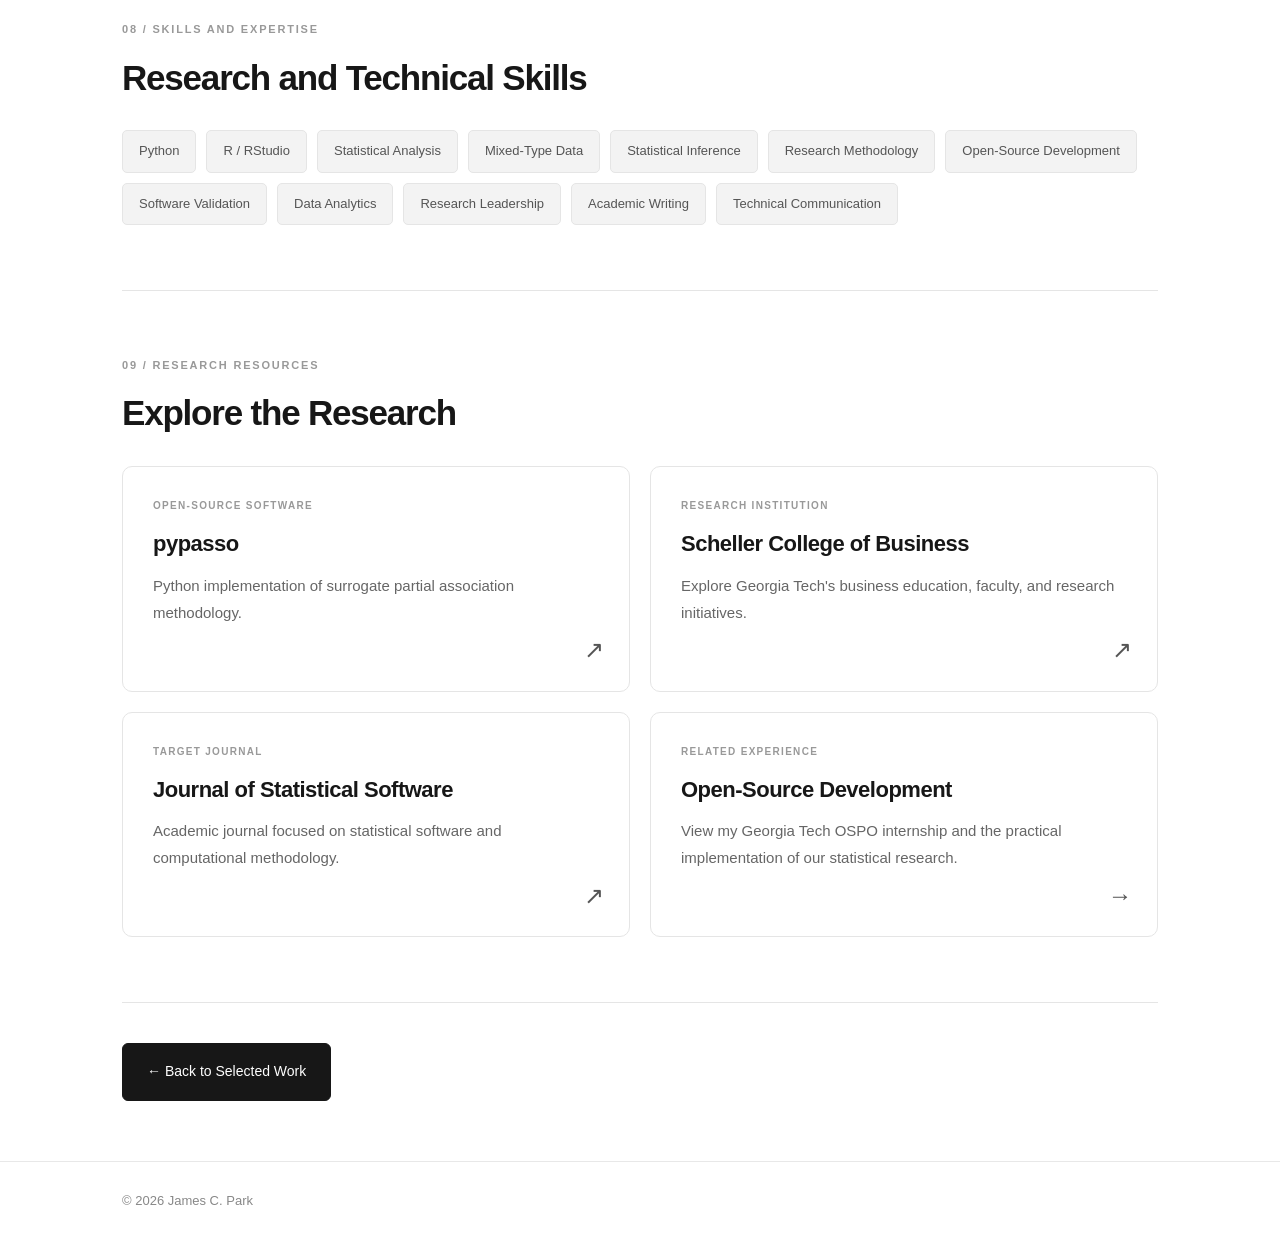
<file: my portfolio/research.html>
<!DOCTYPE html>
<html lang="en">

<head>

    <meta charset="UTF-8">

    <meta name="viewport"
          content="width=device-width, initial-scale=1.0">

    <title>AI/ML Research | James C. Park</title>

    <link rel="stylesheet" href="My Portfolio.css">
    <link rel="stylesheet" href="research.css">

</head>

<body>


    <!-- NAVIGATION -->

    <header class="navbar">

        <div class="container nav-content">

            <a href="myportfolio.html" class="logo">
                James C. Park
            </a>

            <nav class="nav-links">

                <a href="myportfolio.html">Home</a>

                <a href="myportfolio.html#projects">
                    Experience
                </a>

                <a href="myportfolio.html#about">
                    About
                </a>

            </nav>

        </div>

    </header>


    <main class="research-page">


        <!-- HERO SECTION -->

        <section class="research-hero">

            <a href="myportfolio.html#projects"
               class="research-back">

                &larr; Back to Selected Work

            </a>

            <p class="research-eyebrow">
                01 / UNDERGRADUATE RESEARCH
            </p>

            <h1>AI/ML Research in Analytics</h1>

            <h2>
                Undergraduate Research Lead
            </h2>

            <p class="research-description">

                Leading undergraduate research at
                Georgia Tech's Scheller College of
                Business, developing statistical
                software and exploring the intersection
                of artificial intelligence, data
                analytics, and business research.

            </p>


            <div class="research-info">

                <div>

                    <span>INSTITUTION</span>

                    <p>
                        Georgia Institute of Technology
                    </p>

                </div>

                <div>

                    <span>ROLE</span>

                    <p>Undergraduate Research Lead</p>

                </div>

                <div>

                    <span>PRINCIPAL INVESTIGATOR</span>

                    <p>Dr. Zhaohu (Jonathan) Fan</p>

                </div>

                <div>

                    <span>TIMELINE</span>

                    <p>January 2026 – Present</p>

                </div>

            </div>

        </section>


        <!-- RESEARCH COVER -->

        <div class="research-banner">

            <span>GEORGIA TECH RESEARCH</span>

            <h2>
                From Statistical Research<br>
                to Intelligent Analytics.
            </h2>

            <p>
                Statistics. Software. Artificial Intelligence.
            </p>

            <svg viewBox="0 0 24 24"
                 fill="none"
                 stroke="currentColor"
                 stroke-width="1.5"
                 stroke-linecap="round"
                 stroke-linejoin="round">

                <circle cx="12" cy="12" r="3"/>

                <circle cx="4" cy="5" r="2"/>

                <circle cx="20" cy="5" r="2"/>

                <circle cx="4" cy="19" r="2"/>

                <circle cx="20" cy="19" r="2"/>

                <path d="M5.5 6.5L10 10"/>

                <path d="M18.5 6.5L14 10"/>

                <path d="M5.5 17.5L10 14"/>

                <path d="M18.5 17.5L14 14"/>

            </svg>

        </div>


        <!-- RESEARCH METRICS -->

        <section class="research-metrics">

            <div class="research-metric">

                <h3>$5,000</h3>

                <p>Research Initiative Funding</p>

            </div>

            <div class="research-metric">

                <h3>3,000+</h3>

                <p>Survey Responses Analyzed</p>

            </div>

            <div class="research-metric">

                <h3>1</h3>

                <p>Python Statistical Toolkit</p>

            </div>

            <div class="research-metric">

                <h3>2026</h3>

                <p>Research Initiative Launch</p>

            </div>

        </section>


        <!-- RESEARCH OVERVIEW -->

        <section class="research-section">

            <p class="research-label">
                01 / RESEARCH OVERVIEW
            </p>

            <h2>
                Bridging Statistical Research
                and Practical Applications
            </h2>

            <p>

                My undergraduate research focuses on
                developing accessible computational
                tools for advanced statistical analysis,
                particularly the study of relationships
                between mixed-type data.

            </p>

            <p>

                Working under the supervision of
                Dr. Zhaohu (Jonathan) Fan, I contribute
                to a funded research initiative that
                combines statistical methodology,
                software development, and applied
                business analytics.

            </p>

            <p>

                Our work seeks to make sophisticated
                statistical methods more accessible
                to researchers and practitioners
                through reusable Python implementations
                and reproducible analytical workflows.

            </p>

            <div class="research-highlight">

                <span>RESEARCH OBJECTIVE</span>

                <h3>

                    Transform advanced statistical
                    methodologies into accessible,
                    reproducible tools that support
                    data-driven research and
                    decision-making.

                </h3>

            </div>

        </section>


        <!-- RESEARCH PROBLEM -->

        <section class="research-section">

            <p class="research-label">
                02 / RESEARCH PROBLEM
            </p>

            <h2>
                Understanding Relationships
                in Complex Data
            </h2>

            <p>

                Real-world datasets frequently contain
                a combination of continuous, categorical,
                ordinal, and binary variables.

                Traditional correlation methods can
                be limited when analyzing relationships
                across these different data types,
                especially when additional variables
                influence the observed associations.

            </p>

            <p>

                Our research investigates surrogate
                partial association methods to better
                understand relationships between
                mixed-type variables while accounting
                for relevant covariates.

            </p>


            <div class="research-grid">

                <article class="research-card">

                    <span>01</span>

                    <h3>Mixed-Type Data</h3>

                    <p>

                        Developing analytical approaches
                        that accommodate different
                        variable types within a
                        unified statistical framework.

                    </p>

                </article>

                <article class="research-card">

                    <span>02</span>

                    <h3>Partial Association</h3>

                    <p>

                        Investigating relationships
                        between variables after
                        accounting for the influence
                        of relevant covariates.

                    </p>

                </article>

                <article class="research-card">

                    <span>03</span>

                    <h3>Statistical Inference</h3>

                    <p>

                        Evaluating uncertainty and
                        the reliability of estimated
                        associations through
                        statistical inference.

                    </p>

                </article>

                <article class="research-card">

                    <span>04</span>

                    <h3>Reproducibility</h3>

                    <p>

                        Making research methods
                        accessible through reusable
                        software, documentation,
                        and consistent workflows.

                    </p>

                </article>

            </div>

        </section>


        <!-- RESEARCH LEADERSHIP -->

        <section class="research-section">

            <p class="research-label">
                03 / RESEARCH LEADERSHIP
            </p>

            <h2>My Role and Contributions</h2>

            <p>

                As an undergraduate research lead,
                I coordinate technical development
                and research milestones in close
                collaboration with our principal
                investigator and faculty researchers.

            </p>


            <div class="research-contributions">

                <article class="research-contribution">

                    <span>01</span>

                    <div>

                        <h3>
                            Research Coordination
                        </h3>

                        <p>

                            Coordinate research meetings,
                            communicate technical
                            progress, and help align
                            project deliverables with
                            faculty research objectives
                            and publication milestones.

                        </p>

                    </div>

                </article>

                <article class="research-contribution">

                    <span>02</span>

                    <div>

                        <h3>
                            Technical Development
                        </h3>

                        <p>

                            Lead undergraduate technical
                            efforts to develop a reusable
                            Python toolkit for surrogate
                            partial association analysis,
                            expanding access to methods
                            previously implemented in R.

                        </p>

                    </div>

                </article>

                <article class="research-contribution">

                    <span>03</span>

                    <div>

                        <h3>
                            Methodology and Validation
                        </h3>

                        <p>

                            Collaborate with faculty
                            researchers to evaluate
                            statistical implementation
                            results, validate analytical
                            workflows, and assess
                            consistency across
                            mixed-type datasets.

                        </p>

                    </div>

                </article>

                <article class="research-contribution">

                    <span>04</span>

                    <div>

                        <h3>
                            Academic Communication
                        </h3>

                        <p>

                            Communicate research findings,
                            contribute to manuscript
                            preparation, and present
                            statistical methodology
                            and technical developments
                            to academic audiences.

                        </p>

                    </div>

                </article>

            </div>

        </section>


        <!-- TECHNICAL DEVELOPMENT -->

        <section class="research-section">

            <p class="research-label">
                04 / TECHNICAL DEVELOPMENT
            </p>

            <h2>
                Building Reusable Research Software
            </h2>

            <p>

                A central component of our research
                is the development of a Python
                implementation of surrogate partial
                association methodology.

                The toolkit supports researchers
                working with mixed-type datasets
                and provides a foundation for
                reproducible statistical analysis.

            </p>


            <div class="research-code-box">

                <div class="code-header">

                    <div class="code-dots">

                        <span></span>
                        <span></span>
                        <span></span>

                    </div>

                    <span>Research Workflow</span>

                </div>

                <pre><code># Statistical research workflow

1. Prepare mixed-type survey data

2. Estimate statistical models

3. Generate surrogate residuals

4. Calculate partial associations

5. Evaluate statistical uncertainty

6. Validate and interpret results</code></pre>

            </div>


            <div class="research-grid">

                <article class="research-card">

                    <h3>Python Implementation</h3>

                    <p>

                        Translate advanced statistical
                        methods into modular and
                        reusable Python functions.

                    </p>

                </article>

                <article class="research-card">

                    <h3>Data Analysis</h3>

                    <p>

                        Support statistical analysis
                        of more than 3,000 survey
                        responses using mixed-type
                        data methodologies.

                    </p>

                </article>

                <article class="research-card">

                    <h3>Software Validation</h3>

                    <p>

                        Evaluate implementation
                        consistency, statistical
                        results, and reproducibility
                        through testing and
                        comparative analysis.

                    </p>

                </article>

                <article class="research-card">

                    <h3>Research Accessibility</h3>

                    <p>

                        Improve accessibility through
                        open-source development,
                        reusable workflows, and
                        technical documentation.

                    </p>

                </article>

            </div>

        </section>


        <!-- RESEARCH EVOLUTION -->

        <section class="research-section">

            <p class="research-label">
                05 / RESEARCH EVOLUTION
            </p>

            <h2>
                From Statistical Foundations
                to AI Applications
            </h2>

            <p>

                Our research began with a focus on
                statistical methodology and
                computational implementation.

                Building on this foundation, we are
                now exploring opportunities to
                incorporate artificial intelligence
                into our ongoing research.

            </p>


            <div class="research-timeline">


                <article class="timeline-item">

                    <div class="timeline-marker"></div>

                    <div class="timeline-content">

                        <span class="timeline-status">
                            RESEARCH FOUNDATION
                        </span>

                        <h3>
                            Spring 2026
                        </h3>

                        <p>

                            Investigated surrogate
                            partial association
                            methodology, mixed-type
                            data analysis, and
                            statistical software
                            implementation.

                        </p>

                    </div>

                </article>


                <article class="timeline-item">

                    <div class="timeline-marker"></div>

                    <div class="timeline-content">

                        <span class="timeline-status">
                            TECHNICAL DEVELOPMENT
                        </span>

                        <h3>
                            Summer 2026
                        </h3>

                        <p>

                            Advanced the Python
                            implementation through
                            open-source development,
                            validation, documentation,
                            and applied analytical
                            workflows.

                        </p>

                    </div>

                </article>


                <article class="timeline-item">

                    <div class="timeline-marker"></div>

                    <div class="timeline-content">

                        <span class="timeline-status">
                            RESEARCH COMMUNICATION
                        </span>

                        <h3>
                            Fall 2026
                        </h3>

                        <p>

                            Continued faculty
                            collaboration, presented
                            research findings, and
                            contributed to manuscript
                            preparation and research
                            development.

                        </p>

                    </div>

                </article>


                <article class="timeline-item current">

                    <div class="timeline-marker"></div>

                    <div class="timeline-content">

                        <span class="timeline-status">
                            CURRENT DIRECTION
                        </span>

                        <h3>
                            AI-Integrated Research
                        </h3>

                        <p>

                            Exploring how artificial
                            intelligence can complement
                            our statistical research
                            and expand the capabilities
                            of future analytical tools.

                            This direction is currently
                            under development.

                        </p>

                    </div>

                </article>

            </div>

        </section>


        <!-- PUBLICATION -->

        <section class="research-section">

            <p class="research-label">
                06 / ACADEMIC PUBLICATION
            </p>

            <h2>
                Research Foundation and
                Manuscript Development
            </h2>

            <p>

                Our work builds upon previously
                published research on surrogate
                partial association between
                mixed-type data.

                The current initiative extends
                the accessibility of this
                methodology through Python-based
                statistical software.

            </p>


            <div class="research-publication">

                <span class="publication-status">
                    PUBLISHED RESEARCH FOUNDATION
                </span>

                <h3>

                    Surrogate method for partial
                    association between mixed data
                    with application to well-being
                    survey analysis

                </h3>

                <p>

                    Shaobo Li, Zhaohu Fan, Ivy Liu,
                    Philip S. Morrison, and
                    Dungang Liu.

                </p>

                <p class="journal-name">

                    The Annals of Applied Statistics
                    · 2024

                </p>

            </div>


            <div class="research-publication">

                <span class="publication-status">
                    MANUSCRIPT IN PREPARATION
                </span>

                <h3>

                    Python-Based Statistical Software
                    for Surrogate Partial Association

                </h3>

                <p>

                    Contributing to the development
                    and preparation of a software
                    manuscript in collaboration
                    with faculty researchers.

                </p>

                <p class="journal-name">

                    Target Journal:
                    Journal of Statistical Software

                </p>

            </div>

        </section>


        <!-- RESEARCH PRESENTATION -->

        <section class="research-section">

            <p class="research-label">
                07 / RESEARCH PRESENTATION
            </p>

            <h2>
                Communicating Research Findings
            </h2>

            <p>

                Presented research findings and
                technical developments at the
                INFORMS Research Poster Competition,
                communicating statistical methodology,
                software implementation, and
                potential applications to an
                academic audience.

            </p>

            <p>

                This experience strengthened my
                ability to explain complex
                statistical concepts, discuss
                research implications, and
                communicate technical work
                across disciplines.

            </p>


            <a href="internship.html"
               class="research-related">

                <div>

                    <span>
                        RELATED EXPERIENCE
                    </span>

                    <h3>
                        Business Analytics in Action
                    </h3>

                    <p>

                        Explore the open-source
                        implementation, research
                        poster, and presentation
                        gallery.

                    </p>

                </div>

                <span class="related-arrow">
                    &rarr;
                </span>

            </a>

        </section>


        <!-- SKILLS -->

        <section class="research-section">

            <p class="research-label">
                08 / SKILLS AND EXPERTISE
            </p>

            <h2>
                Research and Technical Skills
            </h2>


            <div class="research-skills">

                <span>Python</span>

                <span>R / RStudio</span>

                <span>Statistical Analysis</span>

                <span>Mixed-Type Data</span>

                <span>Statistical Inference</span>

                <span>Research Methodology</span>

                <span>Open-Source Development</span>

                <span>Software Validation</span>

                <span>Data Analytics</span>

                <span>Research Leadership</span>

                <span>Academic Writing</span>

                <span>Technical Communication</span>

            </div>

        </section>


        <!-- RESEARCH RESOURCES -->

        <section class="research-section">

            <p class="research-label">
                09 / RESEARCH RESOURCES
            </p>

            <h2>
                Explore the Research
            </h2>


            <div class="research-resources">


                <a href="https://github.com/apullo777/pypasso"
                   target="_blank"
                   rel="noopener noreferrer"
                   class="research-resource">

                    <span>OPEN-SOURCE SOFTWARE</span>

                    <h3>pypasso</h3>

                    <p>

                        Python implementation of
                        surrogate partial association
                        methodology.

                    </p>

                    <span class="resource-link-arrow">
                        &#8599;
                    </span>

                </a>


                <a href="https://www.scheller.gatech.edu/"
                   target="_blank"
                   rel="noopener noreferrer"
                   class="research-resource">

                    <span>RESEARCH INSTITUTION</span>

                    <h3>
                        Scheller College of Business
                    </h3>

                    <p>

                        Explore Georgia Tech's
                        business education,
                        faculty, and research
                        initiatives.

                    </p>

                    <span class="resource-link-arrow">
                        &#8599;
                    </span>

                </a>


                <a href="https://www.jstatsoft.org/"
                   target="_blank"
                   rel="noopener noreferrer"
                   class="research-resource">

                    <span>TARGET JOURNAL</span>

                    <h3>
                        Journal of Statistical Software
                    </h3>

                    <p>

                        Academic journal focused on
                        statistical software and
                        computational methodology.

                    </p>

                    <span class="resource-link-arrow">
                        &#8599;
                    </span>

                </a>


                <a href="internship.html"
                   class="research-resource">

                    <span>RELATED EXPERIENCE</span>

                    <h3>
                        Open-Source Development
                    </h3>

                    <p>

                        View my Georgia Tech OSPO
                        internship and the practical
                        implementation of our
                        statistical research.

                    </p>

                    <span class="resource-link-arrow">
                        &rarr;
                    </span>

                </a>

            </div>

        </section>


        <!-- BOTTOM NAVIGATION -->

        <div class="research-bottom">

            <a href="myportfolio.html#projects"
               class="research-back-button">

                &larr; Back to Selected Work

            </a>

        </div>


    </main>


    <!-- FOOTER -->

    <footer>

        <div class="container footer-content">

            <p>
                &copy; 2026 James C. Park
            </p>

        </div>

    </footer>


</body>

</html>
</file>
<file: my portfolio/My Portfolio.css>
/* =========================
   GLOBAL STYLES
========================= */

* {
    margin: 0;
    padding: 0;
    box-sizing: border-box;
}

html {
    scroll-behavior: smooth;
}

body {
    font-family: Arial, Helvetica, sans-serif;
    background-color: #ffffff;
    color: #171717;
    line-height: 1.7;
}

a {
    text-decoration: none;
    color: inherit;
}

.container {
    max-width: 1100px;
    margin: 0 auto;
    padding: 0 32px;
}

section {
    scroll-margin-top: 100px;
}


/* =========================
   NAVIGATION BAR
========================= */

header {
    background-color: #ffffff;
    border-bottom: 1px solid #e8e8e8;
    position: sticky;
    top: 0;
    z-index: 100;
}

.navbar {
    max-width: 1100px;
    margin: 0 auto;
    padding: 24px 32px;

    display: flex;
    justify-content: space-between;
    align-items: center;
}

.logo {
    font-size: 21px;
    font-weight: 700;
    letter-spacing: -0.8px;
}

.nav-links {
    display: flex;
    gap: 32px;
}

.nav-links a {
    font-size: 14px;
    color: #666666;
    transition: color 0.2s ease;
}

.nav-links a:hover {
    color: #000000;
}


/* =========================
   HOME SECTION
========================= */

.hero {
    padding: 110px 0;
    border-bottom: 1px solid #e8e8e8;
}

.eyebrow {
    font-size: 12px;
    font-weight: 600;
    letter-spacing: 2px;
    color: #888888;
    margin-bottom: 10px;
}

.hero h1 {
    font-size: clamp(42px, 6vw, 72px);
    font-weight: 700;
    letter-spacing: -3px;
    line-height: 1.15;
    margin-bottom: 24px;
}

.hero-description {
    font-size: 21px;
    color: #555555;
    max-width: 650px;
    line-height: 1.6;
    margin-bottom: 18px;
}

.hero-tags {
    font-size: 14px;
    color: #888888;
    margin-bottom: 32px;
}

.button {
    display: inline-block;
    background-color: #171717;
    color: #ffffff;
    padding: 13px 24px;
    border-radius: 6px;
    font-size: 14px;
    font-weight: 500;
    transition: background-color 0.2s ease;
}

.button:hover {
    background-color: #444444;
}


/* =========================
   SECTION HEADINGS
========================= */

.section-heading {
    margin-bottom: 36px;
}

.section-heading h2 {
    font-size: 32px;
    letter-spacing: -1px;
    margin-bottom: 10px;
}

.section-heading p {
    color: #777777;
    font-size: 16px;
}


/* =========================
   SELECTED WORK SECTION
========================= */

.projects-section {
    padding: 80px 0;
    border-bottom: 1px solid #e8e8e8;
}

.project-grid {
    display: grid;
    grid-template-columns: repeat(2, minmax(0, 1fr));
    gap: 28px;
}


/* =========================
   CLICKABLE PROJECT CARDS
========================= */

.project-card {
    display: flex;
    flex-direction: column;

    border: 1px solid #e5e5e5;
    border-radius: 10px;
    overflow: hidden;
    background-color: #ffffff;

    color: inherit;
    text-decoration: none;
    cursor: pointer;

    transition:
        transform 0.25s ease,
        box-shadow 0.25s ease,
        border-color 0.25s ease;
}

.project-card:hover {
    transform: translateY(-6px);
    border-color: #bbbbbb;
    box-shadow: 0 12px 30px rgba(0, 0, 0, 0.08);
}

.project-card:active {
    transform: translateY(-2px);
}


/* =========================
   PROJECT IMAGES
========================= */

.project-image {
    width: 100%;
    aspect-ratio: 16 / 9;
    background-color: #f2f2f2;

    display: flex;
    align-items: center;
    justify-content: center;

    border-bottom: 1px solid #e5e5e5;
    overflow: hidden;
}

.project-image span {
    color: #999999;
    font-size: 15px;
    font-weight: 500;
}

.project-image img {
    width: 100%;
    height: 100%;
    object-fit: cover;
    display: block;

    transition: transform 0.35s ease;
}

.project-card:hover .project-image img {
    transform: scale(1.03);
}


/* =========================
   PROJECT CONTENT
========================= */

.project-content {
    padding: 26px;

    display: flex;
    flex-direction: column;
    flex: 1;
}

.project-category {
    font-size: 11px;
    font-weight: 600;
    letter-spacing: 1.5px;
    color: #999999;
    margin-bottom: 10px;
}

.project-content h3 {
    font-size: 23px;
    letter-spacing: -0.5px;
    margin-bottom: 12px;
}

.project-content > p:not(.project-category) {
    font-size: 15px;
    color: #666666;
    line-height: 1.7;
    margin-bottom: 24px;
}


/* =========================
   PROJECT TAGS
========================= */

.project-tags {
    display: flex;
    flex-wrap: wrap;
    gap: 8px;
    margin-top: auto;
}

.project-tags span {
    font-size: 12px;
    background-color: #f4f4f4;
    color: #555555;
    padding: 5px 12px;
    border-radius: 4px;
}


/* =========================
   ABOUT ME SECTION
========================= */

.about-section {
    padding: 80px 0;
}

.about-content {
    display: grid;
    grid-template-columns: 1.5fr 1fr;
    gap: 60px;
}

.about-text p {
    font-size: 16px;
    color: #555555;
    margin-bottom: 20px;
}

.about-info {
    background-color: #f7f7f7;
    padding: 28px;
    border-radius: 8px;
    align-self: start;
}

.about-info h3 {
    font-size: 16px;
    margin-bottom: 12px;
}

.about-info h3:not(:first-child) {
    margin-top: 24px;
}

.about-info p {
    font-size: 14px;
    color: #666666;
    margin-bottom: 5px;
}


/* =========================
   FOOTER
========================= */

footer {
    border-top: 1px solid #e8e8e8;
}

.footer-content {
    max-width: 1100px;
    margin: 0 auto;
    padding: 28px 32px;

    display: flex;
    justify-content: space-between;
    align-items: center;
}

.footer-content p {
    font-size: 13px;
    color: #888888;
}

.social-links {
    display: flex;
    gap: 24px;
}

.social-links a {
    font-size: 13px;
    color: #666666;
}

.social-links a:hover {
    color: #000000;
}


/* =========================
   KEYBOARD ACCESSIBILITY
========================= */

a:focus-visible {
    outline: 2px solid #171717;
    outline-offset: 5px;
}


/* =========================
   MOBILE RESPONSIVE
========================= */

@media (max-width: 768px) {

    .container {
        padding: 0 22px;
    }

    .navbar {
        padding: 20px 22px;
    }

    .nav-links {
        gap: 18px;
    }

    .nav-links a {
        font-size: 13px;
    }

    .logo {
        font-size: 18px;
    }

    .hero {
        padding: 40px 0;
    }

    .hero h1 {
        font-size: 44px;
        letter-spacing: -2px;
    }

    .hero-description {
        font-size: 18px;
    }

    .project-grid {
        grid-template-columns: 1fr;
    }

    .projects-section,
    .about-section {
        padding: 60px 0;
    }

    .about-content {
        grid-template-columns: 1fr;
        gap: 24px;
    }

    .footer-content {
        flex-direction: column;
        gap: 16px;
        text-align: center;
    }

}


/* =========================
   SMALL MOBILE SCREENS
========================= */

@media (max-width: 400px) {

    .navbar {
        flex-direction: column;
        gap: 12px;
    }

    .hero h1 {
        font-size: 36px;
    }

    .hero-description {
        font-size: 17px;
    }

    .project-content {
        padding: 20px;
    }

    section {
        scroll-margin-top: 130px;
    }

}


/* =========================
   REDUCE MOTION
========================= */

@media (prefers-reduced-motion: reduce) {

    html {
        scroll-behavior: auto;
    }

    * {
        transition: none !important;
    }

    .project-card:hover,
    .project-card:active,
    .project-card:hover .project-image img {
        transform: none;
    }

}

/* =========================
   MONOCHROME PROJECT COVERS
========================= */

.project-image.research-cover,
.project-image.internship-cover-home,
.project-image.management-cover,
.project-image.caresync-cover {

    background: #eeeeee;
    color: #171717;

    height: 300px;
    padding: 30px 20px;

    display: flex;
    flex-direction: column;
    align-items: center;
    justify-content: center;

    gap: 20px;

    text-align: center;
    overflow: hidden;
    box-sizing: border-box;
}


/* COVER LABEL */

.project-image .cover-label {

    font-size: 14px;
    font-weight: 500;
    letter-spacing: 0.5px;

    color: #777777;

    margin: 0;
    opacity: 1;
}


/* COVER TITLE */

.project-image h2 {

    font-size: 38px;
    font-weight: 700;
    letter-spacing: -1px;

    line-height: 1.2;
    color: #171717;

    margin: 0;
}


/* COVER SUBTITLE */

.project-image p {

    font-size: 18px;
    font-weight: 400;

    color: #666666;

    line-height: 1.5;
    margin: 0;
    opacity: 1;
}


/* COVER ICONS */

.project-image .cover-icon {

    display: block;

    width: 34px;
    height: 34px;

    color: #777777;

    margin-top: 0;

    flex-shrink: 0;
}


/* REMOVE PREVIOUS DECORATIVE CIRCLES */

.project-image::before,
.project-image::after {

    display: none;
}


/* CARD HOVER EFFECT */

.project-card {

    cursor: pointer;

    transition:
        transform 0.25s ease,
        box-shadow 0.25s ease;
}

.project-card:hover {

    transform: translateY(-5px);

    box-shadow:
        0 12px 30px rgba(0, 0, 0, 0.07);
}


/* =========================
   MOBILE RESPONSIVE
========================= */

@media (max-width: 768px) {

    .project-image.research-cover,
    .project-image.internship-cover-home,
    .project-image.management-cover,
    .project-image.caresync-cover {

        height: 260px;
        padding: 25px 15px;
        gap: 16px;
    }

    .project-image .cover-label {

        font-size: 12px;
    }

    .project-image h2 {

        font-size: 32px;
    }

    .project-image p {

        font-size: 16px;
    }

    .project-image .cover-icon {

        width: 30px;
        height: 30px;
    }

}
</file>
<file: my portfolio/caresync.css>
/* =========================
   CASE STUDY LAYOUT
========================= */

.case-study {
    max-width: 1100px;
    margin: 0 auto;
    padding: 0 32px;
}


/* =========================
   HERO SECTION
========================= */

.case-hero {
    padding: 65px 0 48px;
}

.back-link {
    display: inline-block;
    font-size: 14px;
    color: #777777;
    margin-bottom: 45px;
    transition: color 0.2s ease;
}

.back-link:hover {
    color: #171717;
}

.case-eyebrow {
    font-size: 11px;
    font-weight: 600;
    letter-spacing: 2px;
    color: #888888;
    margin-bottom: 16px;
}

.case-hero h1 {
    font-size: clamp(54px, 8vw, 88px);
    font-weight: 700;
    letter-spacing: -5px;
    line-height: 1.1;
    margin-bottom: 12px;
}

.case-hero h2 {
    font-size: 25px;
    font-weight: 400;
    color: #555555;
    letter-spacing: -0.6px;
    margin-bottom: 24px;
}

.case-description {
    max-width: 750px;
    font-size: 19px;
    line-height: 1.8;
    color: #666666;
}


/* =========================
   PROJECT INFORMATION
========================= */

.case-info {
    display: grid;
    grid-template-columns: repeat(3, 1fr);
    gap: 30px;

    margin-top: 45px;
    padding-top: 28px;

    border-top: 1px solid #e5e5e5;
}

.info-label {
    display: block;
    font-size: 11px;
    font-weight: 600;
    letter-spacing: 1.5px;
    color: #999999;
    margin-bottom: 8px;
}

.info-item p {
    font-size: 15px;
    color: #333333;
    font-weight: 500;
}


/* =========================
   PROJECT COVER
========================= */

.case-cover {
    position: relative;
    min-height: 420px;
    overflow: hidden;

    background: linear-gradient(
        135deg,
        #e8f0ed 0%,
        #d6e5df 55%,
        #c4d9d0 100%
    );

    border-radius: 12px;

    display: flex;
    align-items: center;
    justify-content: center;

    text-align: center;
}

.cover-content {
    position: relative;
    z-index: 2;
    padding: 40px;
}

.cover-content > p:first-child {
    font-size: 11px;
    font-weight: 600;
    letter-spacing: 3px;
    color: #527267;
    margin-bottom: 18px;
}

.cover-content h2 {
    font-size: clamp(65px, 10vw, 120px);
    line-height: 1;
    letter-spacing: -7px;
    font-weight: 700;
    color: #193d32;
    margin-bottom: 20px;
}

.cover-content h2 span {
    color: #679c86;
}

.cover-subtitle {
    font-size: 17px;
    color: #527267;
}

.cover-decoration {
    position: absolute;
    width: 550px;
    height: 550px;

    border: 1px solid rgba(255, 255, 255, 0.6);
    border-radius: 50%;

    right: -180px;
    bottom: -270px;
}

.cover-decoration::before {
    content: "";
    position: absolute;
    inset: 35px;
    border: 1px solid rgba(255, 255, 255, 0.6);
    border-radius: 50%;
}

.cover-decoration::after {
    content: "";
    position: absolute;
    inset: 75px;
    border: 1px solid rgba(255, 255, 255, 0.6);
    border-radius: 50%;
}


/* =========================
   IMPACT METRICS
========================= */

.metrics-section {
    padding: 45px 0;
    border-bottom: 1px solid #e5e5e5;
}

.metrics-grid {
    display: grid;
    grid-template-columns: repeat(3, 1fr);
}

.metric {
    padding: 20px 30px;
    text-align: center;
}

.metric:not(:last-child) {
    border-right: 1px solid #e5e5e5;
}

.metric h3 {
    font-size: 38px;
    font-weight: 700;
    letter-spacing: -1.5px;
    color: #193d32;
    margin-bottom: 8px;
}

.metric h3 span {
    color: #679c86;
}

.metric p {
    font-size: 13px;
    color: #777777;
}


/* =========================
   GENERAL CASE SECTIONS
========================= */

.case-section {
    padding: 65px 0;
    border-bottom: 1px solid #e5e5e5;
}

.section-number {
    font-size: 11px;
    font-weight: 600;
    letter-spacing: 1.8px;
    color: #999999;
    margin-bottom: 16px;
}

.case-section > h2 {
    font-size: 35px;
    font-weight: 700;
    letter-spacing: -1.2px;
    line-height: 1.3;
    margin-bottom: 25px;
}

.case-section > p {
    max-width: 850px;
    font-size: 17px;
    color: #555555;
    line-height: 1.9;
    margin-bottom: 18px;
}

.case-section > p:last-child {
    margin-bottom: 0;
}


/* =========================
   OBJECTIVE BOX
========================= */

.objective-box {
    margin-top: 30px;
    padding: 35px 40px;

    background-color: #f2f6f4;
    border-left: 4px solid #679c86;
    border-radius: 0 8px 8px 0;
}

.objective-label {
    font-size: 11px;
    font-weight: 600;
    letter-spacing: 1.8px;
    color: #679c86;
    margin-bottom: 12px;
}

.objective-box h3 {
    font-size: 23px;
    font-weight: 500;
    color: #193d32;
    line-height: 1.6;
    letter-spacing: -0.4px;
    max-width: 750px;
}


/* =========================
   CONTRIBUTION CARDS
========================= */

.contribution-grid {
    display: grid;
    grid-template-columns: repeat(2, minmax(0, 1fr));
    gap: 22px;
    margin-top: 35px;
}

.contribution-card {
    background-color: #ffffff;
    border: 1px solid #e5e5e5;
    border-radius: 10px;
    padding: 32px;

    transition:
        transform 0.25s ease,
        box-shadow 0.25s ease,
        border-color 0.25s ease;
}

.contribution-card:hover {
    transform: translateY(-4px);
    border-color: #c4d9d0;
    box-shadow: 0 10px 25px rgba(0, 0, 0, 0.05);
}

.card-number {
    display: inline-flex;
    align-items: center;
    justify-content: center;

    width: 40px;
    height: 40px;

    background-color: #e8f0ed;
    color: #527267;

    border-radius: 50%;

    font-size: 12px;
    font-weight: 600;
    margin-bottom: 22px;
}

.contribution-card h3 {
    font-size: 21px;
    font-weight: 600;
    letter-spacing: -0.5px;
    margin-bottom: 12px;
}

.contribution-card p {
    font-size: 15px;
    line-height: 1.8;
    color: #666666;
}


/* =========================
   PROCESS TIMELINE
========================= */

.process-list {
    margin-top: 35px;
}

.process-step {
    position: relative;
    display: flex;
    align-items: flex-start;
    gap: 28px;

    padding-bottom: 40px;
}

.process-step:not(:last-child)::after {
    content: "";
    position: absolute;
    top: 50px;
    bottom: 0;
    left: 24px;
    width: 1px;
    background-color: #dce5e0;
}

.process-step:last-child {
    padding-bottom: 0;
}

.step-number {
    position: relative;
    z-index: 2;

    flex-shrink: 0;
    width: 50px;
    height: 50px;

    display: flex;
    align-items: center;
    justify-content: center;

    border: 1px solid #d6e5df;
    border-radius: 50%;
    background-color: #f2f6f4;

    font-size: 14px;
    font-weight: 600;
    color: #527267;
}

.step-content {
    padding-top: 7px;
}

.step-content h3 {
    font-size: 20px;
    font-weight: 600;
    letter-spacing: -0.4px;
    margin-bottom: 10px;
}

.step-content p {
    max-width: 750px;
    font-size: 16px;
    line-height: 1.8;
    color: #666666;
}


/* =========================
   IMPACT HIGHLIGHT
========================= */

.impact-highlight {
    display: flex;
    align-items: center;
    gap: 40px;

    margin: 35px 0;
    padding: 40px;

    background-color: #193d32;
    border-radius: 12px;
    color: #ffffff;
}

.impact-highlight > h3 {
    flex-shrink: 0;

    font-size: 72px;
    font-weight: 700;
    line-height: 1;
    letter-spacing: -4px;
    color: #ffffff;
}

.impact-highlight h4 {
    font-size: 20px;
    font-weight: 600;
    margin-bottom: 10px;
}

.impact-highlight p {
    font-size: 15px;
    line-height: 1.8;
    color: #d0e0d8;
}


/* =========================
   SKILLS
========================= */

.skills-list {
    display: flex;
    flex-wrap: wrap;
    gap: 10px;
    margin-top: 30px;
}

.skills-list span {
    display: inline-block;
    padding: 8px 16px;

    background-color: #f2f6f4;
    border: 1px solid #e0e9e4;
    border-radius: 5px;

    font-size: 13px;
    color: #527267;
}


/* =========================
   PROJECT RESOURCES
========================= */

.resource-button {
    display: flex;
    align-items: center;
    justify-content: space-between;
    gap: 25px;

    max-width: 650px;
    margin-top: 25px;
    padding: 28px 32px;

    border: 1px solid #e0e5e2;
    border-radius: 10px;

    background-color: #ffffff;
    color: #171717;
    text-decoration: none;

    transition:
        background-color 0.2s ease,
        border-color 0.2s ease,
        transform 0.2s ease;
}

.resource-button:hover {
    background-color: #f2f6f4;
    border-color: #679c86;
    transform: translateY(-3px);
}

.resource-label {
    display: block;
    font-size: 10px;
    font-weight: 600;
    letter-spacing: 1.5px;
    color: #999999;
    margin-bottom: 8px;
}

.resource-button h3 {
    font-size: 21px;
    letter-spacing: -0.5px;
    margin-bottom: 4px;
}

.resource-button p {
    font-size: 13px;
    color: #777777;
}

.external-arrow {
    font-size: 28px;
    font-weight: 400;
    color: #527267;
}


/* =========================
   BOTTOM NAVIGATION
========================= */

.case-bottom {
    padding: 40px 0 65px;
}

.bottom-link {
    display: inline-block;
    padding: 13px 24px;

    background-color: #171717;
    color: #ffffff;

    border-radius: 6px;

    font-size: 14px;
    font-weight: 500;

    transition: background-color 0.2s ease;
}

.bottom-link:hover {
    background-color: #444444;
}


/* =========================
   MOBILE RESPONSIVE
========================= */

@media (max-width: 768px) {

    .case-study {
        padding: 0 22px;
    }

    .case-hero {
        padding: 40px 0;
    }

    .back-link {
        margin-bottom: 32px;
    }

    .case-hero h1 {
        font-size: 60px;
        letter-spacing: -3px;
    }

    .case-hero h2 {
        font-size: 21px;
    }

    .case-description {
        font-size: 17px;
    }

    .case-info {
        grid-template-columns: 1fr;
        gap: 20px;
        margin-top: 30px;
    }

    .case-cover {
        min-height: 300px;
    }

    .cover-content {
        padding: 25px;
    }

    .cover-content h2 {
        font-size: 75px;
        letter-spacing: -4px;
    }

    .cover-subtitle {
        font-size: 14px;
    }

    .metrics-grid {
        grid-template-columns: 1fr;
    }

    .metric {
        padding: 24px 15px;
    }

    .metric:not(:last-child) {
        border-right: none;
        border-bottom: 1px solid #e5e5e5;
    }

    .case-section {
        padding: 45px 0;
    }

    .case-section > h2 {
        font-size: 28px;
    }

    .case-section > p {
        font-size: 16px;
    }

    .contribution-grid {
        grid-template-columns: 1fr;
    }

    .contribution-card {
        padding: 25px;
    }

    .objective-box {
        padding: 25px;
    }

    .objective-box h3 {
        font-size: 20px;
    }

    .process-step {
        gap: 18px;
    }

    .step-content h3 {
        font-size: 18px;
    }

    .step-content p {
        font-size: 15px;
    }

    .impact-highlight {
        flex-direction: column;
        align-items: flex-start;
        gap: 20px;
        padding: 30px;
    }

    .impact-highlight > h3 {
        font-size: 60px;
    }

    .resource-button {
        padding: 22px;
    }

}


/* =========================
   SMALL MOBILE SCREENS
========================= */

@media (max-width: 400px) {

    .case-hero h1 {
        font-size: 52px;
    }

    .cover-content h2 {
        font-size: 58px;
    }

    .case-cover {
        min-height: 260px;
    }

    .cover-content > p:first-child {
        font-size: 9px;
        letter-spacing: 2px;
    }

    .resource-button h3 {
        font-size: 18px;
    }

}


/* =========================
   REDUCED MOTION
========================= */

@media (prefers-reduced-motion: reduce) {

    .contribution-card,
    .resource-button,
    .bottom-link,
    .back-link {
        transition: none;
    }

    .contribution-card:hover,
    .resource-button:hover {
        transform: none;
    }

}
</file>
<file: my portfolio/internship.css>
/* =========================
   INTERNSHIP PAGE
========================= */

.internship-page {
    --navy: #003057;
    --gold: #b3a369;
    --light-gold: #f5f2e9;
    --light-blue: #f1f5f8;
    --border: #e5e5e5;

    max-width: 1100px;
    margin: 0 auto;
    padding: 0 32px;
}


/* =========================
   HERO SECTION
========================= */

.internship-hero {
    padding: 65px 0 45px;
}

.back-link {
    display: inline-block;
    font-size: 14px;
    color: #777777;
    margin-bottom: 45px;
    transition: color 0.2s ease;
}

.back-link:hover {
    color: var(--navy);
}

.internship-eyebrow {
    font-size: 11px;
    font-weight: 600;
    letter-spacing: 2px;
    color: #888888;
    margin-bottom: 18px;
}

.internship-hero h1 {
    max-width: 950px;
    font-size: clamp(48px, 7vw, 80px);
    font-weight: 700;
    letter-spacing: -4px;
    line-height: 1.12;
    margin-bottom: 18px;
    color: #171717;
}

.internship-hero h2 {
    font-size: 25px;
    font-weight: 400;
    letter-spacing: -0.5px;
    color: #555555;
    margin-bottom: 24px;
}

.internship-description {
    max-width: 750px;
    font-size: 19px;
    line-height: 1.8;
    color: #666666;
}


/* =========================
   BUTTONS
========================= */

.hero-buttons {
    display: flex;
    flex-wrap: wrap;
    gap: 12px;
    margin-top: 30px;
}

.primary-button,
.secondary-button {
    display: inline-flex;
    align-items: center;
    justify-content: center;

    padding: 13px 24px;
    border-radius: 6px;

    font-size: 14px;
    font-weight: 500;

    transition:
        background-color 0.2s ease,
        border-color 0.2s ease,
        transform 0.2s ease;
}

.primary-button {
    background-color: var(--navy);
    color: #ffffff;
    border: 1px solid var(--navy);
}

.primary-button:hover {
    background-color: #17486d;
    border-color: #17486d;
    transform: translateY(-2px);
}

.secondary-button {
    background-color: #ffffff;
    color: #333333;
    border: 1px solid #d8d8d8;
}

.secondary-button:hover {
    background-color: var(--light-blue);
    border-color: var(--navy);
    transform: translateY(-2px);
}


/* =========================
   INTERNSHIP INFORMATION
========================= */

.internship-info {
    display: grid;
    grid-template-columns: repeat(4, 1fr);
    gap: 24px;

    margin-top: 45px;
    padding-top: 28px;

    border-top: 1px solid var(--border);
}

.info-label {
    display: block;
    font-size: 10px;
    font-weight: 600;
    letter-spacing: 1.5px;
    color: #999999;
    margin-bottom: 8px;
}

.internship-info p {
    font-size: 14px;
    font-weight: 500;
    color: #333333;
    line-height: 1.6;
}


/* =========================
   MAIN PROJECT IMAGE
========================= */

.internship-cover {
    margin: 0;
}

.internship-cover img {
    display: block;
    width: 100%;
    height: auto;

    border-radius: 12px;
    border: 1px solid var(--border);
}

.internship-cover figcaption {
    font-size: 13px;
    color: #888888;
    margin-top: 12px;
    text-align: center;
}


/* =========================
   PROJECT METRICS
========================= */

.internship-metrics {
    padding: 45px 0;
    border-bottom: 1px solid var(--border);
}

.metrics-grid {
    display: grid;
    grid-template-columns: repeat(4, 1fr);
}

.metric {
    text-align: center;
    padding: 20px 15px;
}

.metric:not(:last-child) {
    border-right: 1px solid var(--border);
}

.metric h3 {
    font-size: 44px;
    font-weight: 700;
    letter-spacing: -2px;
    line-height: 1.2;
    color: var(--navy);
    margin-bottom: 10px;
}

.metric p {
    font-size: 13px;
    color: #666666;
}

.metrics-caption {
    margin-top: 20px;
    font-size: 12px;
    color: #999999;
    text-align: center;
}


/* =========================
   GENERAL SECTIONS
========================= */

.internship-section {
    padding: 65px 0;
    border-bottom: 1px solid var(--border);
}

.section-label {
    font-size: 11px;
    font-weight: 600;
    letter-spacing: 1.8px;
    color: #999999;
    margin-bottom: 16px;
}

.internship-section > h2 {
    font-size: 35px;
    font-weight: 700;
    letter-spacing: -1.2px;
    line-height: 1.3;
    margin-bottom: 25px;
}

.internship-section > p:not(.section-label):not(.table-caption) {
    max-width: 850px;
    font-size: 17px;
    line-height: 1.9;
    color: #555555;
    margin-bottom: 18px;
}

.internship-section > p:last-child {
    margin-bottom: 0;
}


/* =========================
   PROJECT OBJECTIVE
========================= */

.feature-box {
    margin-top: 30px;
    padding: 35px 40px;

    background-color: var(--light-gold);
    border-left: 4px solid var(--gold);
    border-radius: 0 8px 8px 0;
}

.feature-label {
    font-size: 11px;
    font-weight: 600;
    letter-spacing: 1.8px;
    color: #85733e;
    margin-bottom: 12px;
}

.feature-box h3 {
    max-width: 800px;
    font-size: 24px;
    font-weight: 500;
    line-height: 1.6;
    letter-spacing: -0.5px;
    color: var(--navy);
}


/* =========================
   CONTRIBUTION CARDS
========================= */

.contribution-grid {
    display: grid;
    grid-template-columns: repeat(2, minmax(0, 1fr));
    gap: 22px;
    margin-top: 35px;
}

.contribution-card {
    padding: 32px;
    background-color: #ffffff;
    border: 1px solid var(--border);
    border-radius: 10px;

    transition:
        transform 0.25s ease,
        border-color 0.25s ease,
        box-shadow 0.25s ease;
}

.contribution-card:hover {
    transform: translateY(-4px);
    border-color: var(--gold);
    box-shadow: 0 10px 25px rgba(0, 0, 0, 0.05);
}

.card-number {
    display: inline-flex;
    align-items: center;
    justify-content: center;

    width: 42px;
    height: 42px;

    background-color: var(--light-gold);
    color: #85733e;
    border-radius: 50%;

    font-size: 12px;
    font-weight: 600;
    margin-bottom: 22px;
}

.contribution-card h3 {
    font-size: 22px;
    font-weight: 600;
    letter-spacing: -0.5px;
    line-height: 1.4;
    margin-bottom: 12px;
}

.contribution-card p {
    font-size: 15px;
    color: #666666;
    line-height: 1.8;
}


/* =========================
   SOFTWARE ARCHITECTURE
========================= */

.architecture-grid {
    display: grid;
    grid-template-columns: repeat(2, minmax(0, 1fr));
    gap: 24px;
    margin-top: 35px;
}

.architecture-card {
    background-color: var(--light-blue);
    border: 1px solid #dce5ed;
    border-radius: 10px;
    padding: 32px;
}

.architecture-label {
    display: block;
    font-size: 10px;
    font-weight: 600;
    letter-spacing: 1.3px;
    color: #687e90;
    margin-bottom: 16px;
}

.architecture-card h3 {
    font-size: 25px;
    letter-spacing: -0.6px;
    color: var(--navy);
    margin-bottom: 15px;
}

.architecture-card p {
    font-size: 15px;
    line-height: 1.8;
    color: #555555;
    margin-bottom: 24px;
}

.code-preview {
    background-color: #172b3d;
    color: #e4edf5;
    border-radius: 6px;
    padding: 18px;

    font-family: "Courier New", monospace;
    font-size: 12px;
    line-height: 1.8;

    overflow-wrap: anywhere;
    margin-bottom: 22px;
}

.text-link {
    display: inline-block;
    font-size: 14px;
    font-weight: 600;
    color: var(--navy);
}

.text-link:hover {
    text-decoration: underline;
}

.notebook-preview {
    display: flex;
    flex-direction: column;
    gap: 8px;

    background-color: #ffffff;
    border: 1px solid #dce5ed;
    border-radius: 6px;
    padding: 18px;
}

.notebook-preview span {
    font-family: "Courier New", monospace;
    font-size: 12px;
    color: #526b80;
}


/* =========================
   ANALYSIS WORKFLOW
========================= */

.workflow {
    margin-top: 45px;
    padding: 30px;

    border: 1px solid var(--border);
    border-radius: 10px;
}

.workflow > h3 {
    font-size: 20px;
    letter-spacing: -0.5px;
    margin-bottom: 28px;
}

.workflow-steps {
    display: flex;
    align-items: center;
    justify-content: space-between;
    gap: 12px;
}

.workflow-step {
    flex: 1;
    min-width: 0;

    padding: 20px 12px;

    background-color: var(--light-blue);
    border-radius: 8px;
    text-align: center;
}

.workflow-step > span {
    display: block;
    font-size: 11px;
    font-weight: 600;
    color: #879bab;
    margin-bottom: 10px;
}

.workflow-step h4 {
    font-size: 14px;
    font-weight: 600;
    color: var(--navy);
    margin-bottom: 5px;
}

.workflow-step p {
    font-size: 11px;
    color: #777777;
}

.workflow-arrow {
    flex-shrink: 0;
    font-size: 22px;
    color: #b3a369;
}


/* =========================
   RESULTS TABLE
========================= */

.results-table-wrapper {
    margin-top: 30px;
    border: 1px solid var(--border);
    border-radius: 10px;
    overflow-x: auto;
}

.results-table {
    width: 100%;
    border-collapse: collapse;
    min-width: 500px;
}

.results-table th {
    background-color: var(--navy);
    color: #ffffff;

    padding: 17px 22px;
    text-align: left;

    font-size: 13px;
    font-weight: 600;
}

.results-table td {
    padding: 17px 22px;
    font-size: 14px;
    color: #555555;
    border-bottom: 1px solid var(--border);
}

.results-table tbody tr:nth-child(even) {
    background-color: #f8f9fa;
}

.results-table tbody tr:last-child td {
    border-bottom: none;
}

.results-table tbody tr:hover {
    background-color: var(--light-gold);
}

.results-table td:first-child {
    font-weight: 600;
    color: #333333;
}

.results-table td:last-child {
    color: var(--navy);
    font-weight: 600;
}

.table-caption {
    font-size: 12px;
    color: #888888;
    margin-top: 12px;
    line-height: 1.7;
}


/* =========================
   KEY FINDING
========================= */

.finding-highlight {
    display: flex;
    align-items: center;
    gap: 40px;

    margin-top: 35px;
    padding: 40px;

    background-color: var(--navy);
    color: #ffffff;
    border-radius: 12px;
}

.finding-number {
    flex-shrink: 0;
    font-size: 80px;
    font-weight: 700;
    letter-spacing: -5px;
    line-height: 1;
    color: #ffffff;
}

.finding-content h3 {
    font-size: 22px;
    font-weight: 600;
    letter-spacing: -0.5px;
    margin-bottom: 12px;
}

.finding-content p {
    font-size: 15px;
    line-height: 1.8;
    color: #d8e5ef;
    margin-bottom: 12px;
}

.finding-content p:last-child {
    margin-bottom: 0;
}


/* =========================
   RESEARCH POSTER LINK
========================= */

.poster-link {
    display: flex;
    align-items: center;
    gap: 22px;

    margin: 30px 0;
    padding: 25px;

    border: 1px solid var(--border);
    border-radius: 10px;
    background-color: #ffffff;

    transition:
        border-color 0.2s ease,
        background-color 0.2s ease,
        transform 0.2s ease;
}

.poster-link:hover {
    border-color: var(--gold);
    background-color: var(--light-gold);
    transform: translateY(-3px);
}

.poster-icon {
    display: flex;
    align-items: center;
    justify-content: center;

    width: 60px;
    height: 70px;
    flex-shrink: 0;

    background-color: var(--light-blue);
    color: var(--navy);

    border: 1px solid #dce5ed;
    border-radius: 6px;

    font-size: 15px;
    font-weight: 700;
}

.poster-details {
    flex: 1;
}

.poster-details > span {
    display: block;
    font-size: 10px;
    font-weight: 600;
    letter-spacing: 1.5px;
    color: #999999;
    margin-bottom: 6px;
}

.poster-details h3 {
    font-size: 20px;
    letter-spacing: -0.5px;
    color: #333333;
    margin-bottom: 5px;
}

.poster-details p {
    font-size: 13px;
    color: #777777;
}

.external-arrow {
    font-size: 26px;
    color: var(--navy);
}


/* =========================
   PRESENTATION PHOTO GALLERY
========================= */

.presentation-gallery {
    display: grid;
    grid-template-columns: repeat(2, minmax(0, 1fr));
    gap: 24px;
    margin-top: 35px;
}

.presentation-gallery figure {
    margin: 0;
}

.presentation-gallery .gallery-wide {
    grid-column: 1 / -1;
}

.presentation-gallery img {
    display: block;
    width: 100%;
    aspect-ratio: 3 / 4;
    object-fit: cover;

    border-radius: 10px;
    border: 1px solid var(--border);
}

.presentation-gallery .gallery-wide img {
    aspect-ratio: 16 / 9;
}

.presentation-gallery figcaption {
    font-size: 13px;
    line-height: 1.6;
    color: #888888;
    margin-top: 12px;
}


/* =========================
   FACULTY TESTIMONIAL
========================= */

.testimonial {
    position: relative;

    background-color: var(--light-gold);
    border: 1px solid #e8e2d0;
    border-radius: 12px;

    padding: 40px 45px;
    margin-top: 30px;
}

.quote-mark {
    display: block;
    height: 65px;

    font-family: Georgia, serif;
    font-size: 110px;
    line-height: 1;
    color: var(--gold);
}

.testimonial blockquote {
    max-width: 850px;

    font-family: Georgia, serif;
    font-size: 24px;
    line-height: 1.8;
    color: var(--navy);

    margin: 0 0 35px;
}

.testimonial-author {
    display: flex;
    align-items: center;
    gap: 16px;

    padding-top: 25px;
    border-top: 1px solid #ded7c2;
}

.author-avatar {
    display: flex;
    align-items: center;
    justify-content: center;

    width: 52px;
    height: 52px;
    flex-shrink: 0;

    background-color: var(--navy);
    color: #ffffff;
    border-radius: 50%;

    font-size: 16px;
    font-weight: 600;
}

.testimonial-author h3 {
    font-size: 16px;
    font-weight: 600;
    color: #333333;
    margin-bottom: 4px;
}

.testimonial-author p {
    font-size: 13px;
    color: #777777;
    line-height: 1.6;
}


/* =========================
   ORIGINAL LINKEDIN FEEDBACK
========================= */

.feedback-details {
    margin-top: 24px;
    border: 1px solid var(--border);
    border-radius: 8px;
    overflow: hidden;
}

.feedback-details summary {
    padding: 18px 24px;
    font-size: 14px;
    font-weight: 500;
    color: var(--navy);
    cursor: pointer;
    background-color: #f8f9fa;
}

.feedback-details summary:hover {
    background-color: var(--light-blue);
}

.feedback-details img {
    display: block;
    width: 100%;
    height: auto;
    border-top: 1px solid var(--border);
}


/* =========================
   SKILLS
========================= */

.skills-list {
    display: flex;
    flex-wrap: wrap;
    gap: 10px;
    margin-top: 30px;
}

.skills-list span {
    display: inline-block;
    padding: 8px 15px;

    background-color: var(--light-blue);
    border: 1px solid #dce5ed;
    border-radius: 5px;

    font-size: 13px;
    color: var(--navy);
}


/* =========================
   PROJECT RESOURCES
========================= */

.resource-grid {
    display: grid;
    grid-template-columns: repeat(2, minmax(0, 1fr));
    gap: 20px;
    margin-top: 30px;
}

@media (max-width: 768px) {

    .resource-grid {
        grid-template-columns: 1fr;
    }

}

.resource-card {
    position: relative;

    display: flex;
    flex-direction: column;

    padding: 28px;
    padding-bottom: 60px;

    border: 1px solid var(--border);
    border-radius: 10px;
    background-color: #ffffff;

    transition:
        transform 0.25s ease,
        border-color 0.25s ease,
        box-shadow 0.25s ease;
}

.resource-card:hover {
    transform: translateY(-4px);
    border-color: var(--gold);
    box-shadow: 0 10px 25px rgba(0, 0, 0, 0.05);
}

.resource-type {
    font-size: 10px;
    font-weight: 600;
    letter-spacing: 1.3px;
    color: #999999;
    margin-bottom: 15px;
}

.resource-card h3 {
    font-size: 20px;
    line-height: 1.4;
    letter-spacing: -0.5px;
    color: var(--navy);
    margin-bottom: 12px;
}

.resource-card p {
    font-size: 14px;
    line-height: 1.8;
    color: #666666;
}

.resource-arrow {
    position: absolute;
    right: 25px;
    bottom: 20px;

    font-size: 24px;
    color: var(--navy);
}


/* =========================
   PUBLICATION REFERENCE
========================= */

.publication-reference {
    margin-top: 35px;
    padding: 25px 28px;

    background-color: #f8f8f8;
    border-radius: 8px;
}

.publication-reference h3 {
    font-size: 15px;
    font-weight: 600;
    margin-bottom: 12px;
}

.publication-reference p {
    font-size: 14px;
    line-height: 1.8;
    color: #666666;
}


/* =========================
   BOTTOM NAVIGATION
========================= */

.internship-bottom {
    padding: 40px 0 65px;
}


/* =========================
   MOBILE RESPONSIVE
========================= */

@media (max-width: 768px) {

    .internship-page {
        padding: 0 22px;
    }

    .internship-hero {
        padding: 40px 0;
    }

    .back-link {
        margin-bottom: 32px;
    }

    .internship-hero h1 {
        font-size: 48px;
        letter-spacing: -2.5px;
    }

    .internship-hero h2 {
        font-size: 21px;
    }

    .internship-description {
        font-size: 17px;
    }

    .hero-buttons {
        gap: 10px;
    }

    .primary-button,
    .secondary-button {
        font-size: 13px;
        padding: 12px 18px;
    }

    .internship-info {
        grid-template-columns: repeat(2, 1fr);
        gap: 24px;
        margin-top: 35px;
    }

    .metrics-grid {
        grid-template-columns: repeat(2, 1fr);
    }

    .metric {
        padding: 25px 10px;
    }

    .metric h3 {
        font-size: 36px;
    }

    .metric:nth-child(2) {
        border-right: none;
    }

    .metric:nth-child(-n+2) {
        border-bottom: 1px solid var(--border);
    }

    .internship-section {
        padding: 45px 0;
    }

    .internship-section > h2 {
        font-size: 28px;
    }

    .internship-section > p:not(.section-label):not(.table-caption) {
        font-size: 16px;
    }

    .feature-box {
        padding: 25px;
    }

    .feature-box h3 {
        font-size: 20px;
    }

    .contribution-grid,
    .architecture-grid {
        grid-template-columns: 1fr;
    }

    .contribution-card,
    .architecture-card {
        padding: 25px;
    }

    .workflow {
        padding: 25px;
    }

    .workflow-steps {
        flex-direction: column;
    }

    .workflow-step {
        width: 100%;
        padding: 20px;
    }

    .workflow-arrow {
        transform: rotate(90deg);
    }

    .finding-highlight {
        flex-direction: column;
        align-items: flex-start;
        gap: 25px;
        padding: 30px;
    }

    .finding-number {
        font-size: 65px;
    }

    .finding-content h3 {
        font-size: 20px;
    }

    .poster-link {
        padding: 20px;
        gap: 15px;
    }

    .poster-details h3 {
        font-size: 17px;
    }

    .poster-icon {
        width: 45px;
        height: 58px;
        font-size: 12px;
    }

    .presentation-gallery {
        gap: 16px;
    }

    .presentation-gallery figcaption {
        font-size: 12px;
    }

    .testimonial {
        padding: 28px;
    }

    .testimonial blockquote {
        font-size: 20px;
    }

    .resource-grid {
        grid-template-columns: 1fr;
    }

}


/* =========================
   SMALL MOBILE SCREENS
========================= */

@media (max-width: 400px) {

    .internship-hero h1 {
        font-size: 40px;
        letter-spacing: -2px;
    }

    .internship-hero h2 {
        font-size: 19px;
    }

    .hero-buttons {
        flex-direction: column;
    }

    .hero-buttons a {
        width: 100%;
    }

    .internship-info {
        grid-template-columns: 1fr;
    }

    .presentation-gallery {
        grid-template-columns: 1fr;
    }

    .testimonial {
        padding: 22px;
    }

    .testimonial blockquote {
        font-size: 18px;
    }

    .testimonial-author {
        align-items: flex-start;
    }

}


/* =========================
   REDUCED MOTION
========================= */

@media (prefers-reduced-motion: reduce) {

    .contribution-card,
    .resource-card,
    .primary-button,
    .secondary-button,
    .poster-link {
        transition: none;
    }

    .contribution-card:hover,
    .resource-card:hover,
    .primary-button:hover,
    .secondary-button:hover,
    .poster-link:hover {
        transform: none;
    }

}

/* MONOCHROME COLOR OVERRIDE */

/* Resource card titles */
.internship-section a h3 {
    color: #171717;
}

/* Resource card arrows */
.internship-section a svg {
    color: #555555;
    stroke: #555555;
}

/* Back to Selected Work button */
a[href="myportfolio.html#projects"].internship-back-button,
.internship-bottom a {
    background-color: #171717;
    border-color: #171717;
    color: #ffffff;
}

/* Button hover */
a[href="myportfolio.html#projects"].internship-back-button:hover,
.internship-bottom a:hover {
    background-color: #333333;
    border-color: #333333;
    color: #ffffff;
}
</file>
<file: my portfolio/project-management.css>
/* =========================================
   PROJECTPILOT — COMPLETE STYLESHEET
========================================= */

.pm-page,
.pm-page * {
    box-sizing: border-box;
}

.pm-page {
    max-width: 1100px;
    margin: 0 auto;
    padding: 0 32px;
    color: #171717;
    font-family: Arial, Helvetica, sans-serif;
}


/* =========================================
   HERO
========================================= */

.pm-hero {
    padding: 55px 0 45px;
}

.pm-back {
    display: inline-block;
    margin-bottom: 35px;
    font-size: 14px;
    color: #777777;
    text-decoration: none;
    transition: color 0.2s ease;
}

.pm-back:hover {
    color: #171717;
}

.pm-eyebrow {
    margin: 0 0 18px;
    font-size: 11px;
    font-weight: 600;
    letter-spacing: 2px;
    color: #888888;
}

.pm-hero h1 {
    margin: 0 0 18px;
    font-size: clamp(52px, 8vw, 88px);
    line-height: 1.05;
    letter-spacing: -4px;
    font-weight: 700;
}

.pm-hero h2 {
    margin: 0 0 22px;
    font-size: 26px;
    font-weight: 400;
    letter-spacing: -0.6px;
    color: #555555;
}

.pm-description {
    max-width: 780px;
    margin: 0;
    font-size: 18px;
    line-height: 1.85;
    color: #666666;
}


/* PROJECT STATUS */

.pm-status {
    display: inline-flex;
    align-items: center;
    gap: 8px;

    padding: 8px 13px;
    margin-top: 22px;

    background: #f3f3f3;
    border: 1px solid #e5e5e5;
    border-radius: 5px;

    font-size: 12px;
    color: #555555;
}

.pm-status .status-dot {
    width: 7px;
    height: 7px;
    background: #555555;
    border-radius: 50%;
}


/* PROJECT INFORMATION */

.pm-info {
    display: grid;
    grid-template-columns: repeat(4, 1fr);
    gap: 25px;

    margin-top: 35px;
    padding-top: 25px;

    border-top: 1px solid #e5e5e5;
}

.pm-info span {
    display: block;
    margin-bottom: 10px;

    font-size: 10px;
    font-weight: 600;
    letter-spacing: 1.4px;
    color: #999999;
}

.pm-info p {
    margin: 0;
    font-size: 14px;
    line-height: 1.7;
    color: #333333;
}


/* =========================================
   PROJECT BANNER
========================================= */

.pm-banner {
    min-height: 360px;
    padding: 55px 30px;

    display: flex;
    flex-direction: column;
    align-items: center;
    justify-content: center;
    gap: 22px;

    background: #eeeeee;
    border: 1px solid #e0e0e0;
    border-radius: 12px;

    text-align: center;
}

.pm-banner-label {
    font-size: 10px;
    font-weight: 600;
    letter-spacing: 2px;
    color: #888888;
}

.pm-banner-brand {
    display: flex;
    flex-direction: column;
    align-items: center;
    gap: 18px;
}

.pm-banner-brand svg {
    width: 48px;
    height: 48px;
    color: #555555;
}

.pm-banner-brand h2 {
    margin: 0;
    font-size: clamp(48px, 8vw, 82px);
    font-weight: 700;
    letter-spacing: -4px;
    line-height: 1.1;
    color: #171717;
}

.pm-banner > p {
    margin: 0;
    font-size: 18px;
    color: #666666;
}

.pm-banner-tags {
    display: flex;
    flex-wrap: wrap;
    justify-content: center;
    gap: 12px;
    margin-top: 10px;
}

.pm-banner-tags span {
    padding: 8px 12px;

    background: #e2e2e2;
    border-radius: 4px;

    font-size: 9px;
    font-weight: 600;
    letter-spacing: 0.7px;
    color: #666666;
}


/* =========================================
   CONTENT SECTIONS
========================================= */

.pm-section {
    padding: 55px 0;
    border-bottom: 1px solid #e5e5e5;
}

.pm-label {
    margin: 0 0 15px;

    font-size: 11px;
    font-weight: 600;
    letter-spacing: 1.8px;
    color: #999999;
}

.pm-section > h2 {
    margin: 0 0 22px;

    font-size: 34px;
    font-weight: 700;
    letter-spacing: -1.2px;
    line-height: 1.3;
    color: #171717;
}

.pm-section > p:not(.pm-label):not(.pm-caption) {
    margin: 0 0 18px;
    max-width: 900px;

    font-size: 16px;
    line-height: 1.85;
    color: #555555;
}


/* =========================================
   CONTENT CARDS
========================================= */

.pm-grid {
    display: grid;
    grid-template-columns: repeat(2, 1fr);
    gap: 20px;
    margin-top: 28px;
}

.pm-card {
    display: flex;
    flex-direction: column;

    padding: 28px;

    background: #ffffff;
    border: 1px solid #e2e2e2;
    border-radius: 10px;

    transition:
        border-color 0.25s ease,
        transform 0.25s ease,
        box-shadow 0.25s ease;
}

.pm-card:hover {
    transform: translateY(-3px);
    border-color: #c5c5c5;
    box-shadow: 0 8px 25px rgba(0, 0, 0, 0.04);
}

.pm-card-number {
    display: block;
    margin-bottom: 15px;

    font-size: 12px;
    font-weight: 600;
    letter-spacing: 1px;
    color: #999999;
}

.pm-card h3 {
    margin: 0 0 14px;

    font-size: 21px;
    line-height: 1.4;
    letter-spacing: -0.4px;
    color: #171717;
}

.pm-card p {
    margin: 0;

    font-size: 15px;
    line-height: 1.8;
    color: #666666;
}

.pm-tags {
    display: flex;
    flex-wrap: wrap;
    gap: 7px;
    margin-top: 20px;
}

.pm-card .pm-tags {
    margin-top: auto;
    padding-top: 20px;
}

.pm-tags span {
    display: inline-block;
    padding: 6px 10px;

    background: #f1f1f1;
    border-radius: 4px;

    font-size: 11px;
    font-weight: 500;
    color: #555555;
}


/* =========================================
   PRODUCT DASHBOARD
========================================= */

.pilot-dashboard {
    margin-top: 30px;

    background: #f8f8f8;
    border: 1px solid #dddddd;
    border-radius: 12px;

    overflow: hidden;

    box-shadow: 0 8px 35px rgba(0, 0, 0, 0.04);
}


/* DASHBOARD HEADER */

.pilot-header {
    display: flex;
    justify-content: space-between;
    align-items: center;
    gap: 15px;

    background: #ffffff;
    padding: 24px 28px;

    border-bottom: 1px solid #e0e0e0;
}

.pilot-header h3 {
    margin: 0 0 5px;
    font-size: 23px;
    letter-spacing: -1px;
    color: #171717;
}

.pilot-header p {
    margin: 0;
    font-size: 12px;
    color: #888888;
}

.pilot-demo-label {
    padding: 7px 10px;

    background: #eeeeee;
    border: 1px solid #e0e0e0;
    border-radius: 4px;

    font-size: 9px;
    font-weight: 600;
    letter-spacing: 0.7px;
    color: #666666;
}


/* DASHBOARD BODY */

.pilot-body {
    padding: 28px;
}

.pilot-welcome {
    display: flex;
    justify-content: space-between;
    align-items: center;
    gap: 15px;

    margin-bottom: 24px;
}

.pilot-welcome p {
    margin: 0 0 8px;

    font-size: 10px;
    font-weight: 600;
    letter-spacing: 1px;
    color: #888888;
}

.pilot-welcome h3 {
    margin: 0;
    font-size: 24px;
    letter-spacing: -0.5px;
    color: #171717;
}

.pilot-sprint {
    padding: 8px 13px;

    background: #171717;
    color: #ffffff;
    border-radius: 5px;

    font-size: 11px;
    white-space: nowrap;
}


/* METRIC CARDS */

.pilot-metrics {
    display: grid;
    grid-template-columns: repeat(4, 1fr);
    gap: 12px;
}

.pilot-metric {
    padding: 18px;

    background: #ffffff;
    border: 1px solid #e0e0e0;
    border-radius: 8px;
}

.pilot-metric p {
    margin: 0 0 10px;

    font-size: 11px;
    color: #666666;
}

.pilot-metric h4 {
    margin: 0 0 8px;

    font-size: 32px;
    font-weight: 700;
    letter-spacing: -1px;
    color: #171717;
}

.pilot-metric span {
    font-size: 10px;
    color: #999999;
}


/* PROGRESS BAR */

.pilot-progress {
    margin-top: 18px;
    padding: 20px;

    background: #ffffff;
    border: 1px solid #e0e0e0;
    border-radius: 8px;
}

.progress-heading {
    display: flex;
    align-items: center;
    justify-content: space-between;

    margin-bottom: 15px;
}

.progress-heading h4 {
    margin: 0;
    font-size: 13px;
    color: #333333;
}

.progress-heading span {
    font-size: 13px;
    font-weight: 600;
    color: #171717;
}

.progress-track {
    width: 100%;
    height: 8px;

    background: #e8e8e8;
    border-radius: 20px;

    overflow: hidden;
}

.progress-fill {
    height: 100%;

    background: #171717;
    border-radius: 20px;
}

.pilot-progress p {
    margin: 10px 0 0;

    font-size: 11px;
    color: #888888;
}


/* KANBAN BOARD */

.pilot-board {
    display: grid;
    grid-template-columns: repeat(3, 1fr);
    gap: 14px;

    margin-top: 22px;
}

.pilot-column {
    min-width: 0;
    padding: 14px;

    background: #eeeeee;
    border-radius: 8px;
}

.pilot-column > h4 {
    display: flex;
    justify-content: space-between;
    align-items: center;

    margin: 0 0 14px;

    font-size: 12px;
    color: #333333;
}

.pilot-column > h4 span {
    padding: 4px 7px;

    background: #dddddd;
    border-radius: 4px;

    font-size: 10px;
    color: #666666;
}

.pilot-task {
    padding: 15px;
    margin-bottom: 10px;

    background: #ffffff;
    border: 1px solid #dddddd;
    border-radius: 6px;
}

.pilot-task:last-child {
    margin-bottom: 0;
}

.pilot-task > span {
    display: block;
    margin-bottom: 8px;

    font-size: 8px;
    font-weight: 600;
    letter-spacing: 0.7px;
    color: #999999;
}

.pilot-task h5 {
    margin: 0 0 7px;

    font-size: 12px;
    line-height: 1.5;
    color: #171717;
}

.pilot-task p {
    margin: 0;

    font-size: 10px;
    line-height: 1.6;
    color: #777777;
}


/* AI ASSISTANT */

.pilot-ai {
    margin-top: 22px;
    padding: 22px;

    background: #ffffff;
    border: 1px solid #dddddd;
    border-radius: 8px;
}

.pilot-ai-heading {
    display: flex;
    align-items: center;
    justify-content: space-between;
    gap: 12px;

    margin-bottom: 15px;
}

.pilot-ai-heading h4 {
    margin: 0 0 5px;

    font-size: 15px;
    color: #171717;
}

.pilot-ai-heading p {
    margin: 0;

    font-size: 11px;
    color: #888888;
}

.pilot-ai-heading > span {
    padding: 6px 9px;

    background: #eeeeee;
    border-radius: 4px;

    font-size: 9px;
    font-weight: 600;
    color: #666666;
}

.pilot-ai-message {
    padding: 17px;

    background: #f3f3f3;
    border-radius: 6px;
    color: #555555;
}

.pilot-ai-message p {
    margin: 0;

    font-size: 12px;
    line-height: 1.8;
}


/* FIGURE CAPTION */

.pm-caption {
    margin: 18px 0 0;

    font-size: 12px;
    line-height: 1.8;
    color: #888888;
    font-style: italic;
}


/* =========================================
   SYSTEM ARCHITECTURE
========================================= */

.pm-architecture {
    display: flex;
    flex-direction: column;
    align-items: center;

    margin-top: 30px;
    padding: 35px;

    background: #f5f5f5;
    border: 1px solid #e2e2e2;
    border-radius: 12px;
}

.architecture-layer {
    width: 100%;
    max-width: 650px;

    padding: 25px 28px;

    background: #ffffff;
    border: 1px solid #dddddd;
    border-radius: 8px;
}

.architecture-layer > span {
    display: block;
    margin-bottom: 12px;

    font-size: 10px;
    font-weight: 600;
    letter-spacing: 1px;
    color: #999999;
}

.architecture-layer h3 {
    margin: 0 0 12px;

    font-size: 21px;
    letter-spacing: -0.5px;
    color: #171717;
}

.architecture-layer p {
    margin: 0;

    font-size: 14px;
    line-height: 1.8;
    color: #666666;
}

.architecture-arrow {
    padding: 12px 0;

    font-size: 25px;
    color: #888888;
}


/* =========================================
   DEVELOPMENT ROADMAP
========================================= */

.pm-roadmap {
    display: flex;
    flex-direction: column;
    gap: 20px;

    margin-top: 35px;
}

.pm-phase {
    position: relative;

    display: grid;
    grid-template-columns: 44px 1fr;
    gap: 20px;
}

.pm-phase:not(:last-child)::before {
    content: "";

    position: absolute;
    left: 21px;
    top: 44px;
    bottom: -20px;

    width: 1px;
    background: #dddddd;
}

.phase-marker {
    position: relative;
    z-index: 1;

    display: flex;
    justify-content: center;
    align-items: center;

    width: 44px;
    height: 44px;

    background: #ffffff;
    border: 1px solid #dddddd;
    border-radius: 50%;

    font-size: 12px;
    font-weight: 600;
    color: #888888;
}

.phase-content {
    padding: 25px 28px;

    background: #ffffff;
    border: 1px solid #e2e2e2;
    border-radius: 8px;
}

.phase-content > span {
    display: block;
    margin-bottom: 12px;

    font-size: 10px;
    font-weight: 600;
    letter-spacing: 1px;
    color: #999999;
}

.phase-content h3 {
    margin: 0 0 12px;

    font-size: 21px;
    letter-spacing: -0.4px;
    color: #171717;
}

.phase-content p {
    margin: 0;

    font-size: 14px;
    line-height: 1.8;
    color: #666666;
}

.pm-phase.active .phase-marker {
    background: #171717;
    border-color: #171717;
    color: #ffffff;
}

.pm-phase.active .phase-content {
    background: #f2f2f2;
    border-color: #e0e0e0;
}

.pm-phase.active .phase-content > span {
    color: #333333;
}


/* =========================================
   FINAL STATEMENT
========================================= */

.pm-final {
    margin-top: 55px;
    padding: 55px 35px;

    background: #eeeeee;
    border: 1px solid #e0e0e0;
    border-radius: 12px;
}

.pm-final h2 {
    max-width: 850px;
    margin: 0 0 25px;

    font-size: clamp(28px, 4vw, 42px);
    font-weight: 700;
    line-height: 1.35;
    letter-spacing: -1.5px;
    color: #171717;
}

.pm-final > p:not(.pm-label) {
    max-width: 800px;
    margin: 0 0 16px;

    font-size: 15px;
    line-height: 1.85;
    color: #666666;
}

.pm-final > p:last-child {
    margin-bottom: 0;
}


/* =========================================
   BACK TO SELECTED WORK
========================================= */

.pm-bottom {
    padding: 40px 0 65px;
    margin-top: 45px;

    border-top: 1px solid #e5e5e5;
}

.pm-bottom .pm-back-button {
    display: inline-flex;
    align-items: center;
    justify-content: center;

    padding: 16px 24px;

    background-color: #171717;
    color: #ffffff;

    border: 1px solid #171717;
    border-radius: 6px;

    font-size: 14px;
    font-weight: 500;
    text-decoration: none;

    transition: background-color 0.25s ease;
}

.pm-bottom .pm-back-button:hover {
    background-color: #333333;
    border-color: #333333;
    color: #ffffff;
}


/* =========================================
   TABLET RESPONSIVE
========================================= */

@media (max-width: 900px) {

    .pm-info {
        grid-template-columns: repeat(2, 1fr);
    }

    .pilot-metrics {
        grid-template-columns: repeat(2, 1fr);
    }

}


/* =========================================
   MOBILE RESPONSIVE
========================================= */

@media (max-width: 768px) {

    .pm-page {
        padding: 0 22px;
    }

    .pm-hero {
        padding: 35px 0;
    }

    .pm-hero h1 {
        font-size: 58px;
        letter-spacing: -3px;
    }

    .pm-hero h2 {
        font-size: 22px;
    }

    .pm-description {
        font-size: 16px;
    }

    .pm-info {
        gap: 22px;
    }

    .pm-banner {
        min-height: 300px;
        padding: 35px 20px;
    }

    .pm-banner-brand h2 {
        font-size: 50px;
        letter-spacing: -2px;
    }

    .pm-banner > p {
        font-size: 15px;
    }

    .pm-banner-tags {
        gap: 6px;
    }

    .pm-banner-tags span {
        font-size: 8px;
        padding: 7px 9px;
    }

    .pm-section {
        padding: 40px 0;
    }

    .pm-section > h2 {
        font-size: 27px;
    }

    .pm-grid {
        grid-template-columns: 1fr;
    }

    .pm-card {
        padding: 24px;
    }

    .pilot-header {
        padding: 20px;
    }

    .pilot-body {
        padding: 18px;
    }

    .pilot-welcome h3 {
        font-size: 19px;
    }

    .pilot-metrics {
        gap: 10px;
    }

    .pilot-metric {
        padding: 15px;
    }

    .pilot-metric h4 {
        font-size: 27px;
    }

    .pilot-board {
        grid-template-columns: 1fr;
    }

    .pilot-column {
        padding: 15px;
    }

    .pilot-ai {
        padding: 16px;
    }

    .pm-architecture {
        padding: 22px;
    }

    .architecture-layer {
        padding: 22px;
    }

    .pm-phase {
        grid-template-columns: 36px 1fr;
        gap: 12px;
    }

    .phase-marker {
        width: 36px;
        height: 36px;
    }

    .pm-phase:not(:last-child)::before {
        left: 17px;
        top: 36px;
    }

    .phase-content {
        padding: 20px;
    }

    .phase-content h3 {
        font-size: 18px;
    }

    .pm-final {
        padding: 40px 25px;
    }

    .pm-bottom {
        padding: 30px 0 45px;
    }

}


/* =========================================
   SMALL MOBILE SCREENS
========================================= */

@media (max-width: 420px) {

    .pm-page {
        padding: 0 18px;
    }

    .pm-hero h1 {
        font-size: 46px;
    }

    .pm-banner-brand h2 {
        font-size: 40px;
    }

    .pm-banner-label {
        font-size: 8px;
    }

    .pm-info {
        grid-template-columns: 1fr;
    }

    .pilot-demo-label {
        font-size: 8px;
    }

    .pilot-header h3 {
        font-size: 20px;
    }

    .pilot-metric {
        padding: 12px;
    }

    .pilot-metric h4 {
        font-size: 24px;
    }

    .pilot-welcome h3 {
        font-size: 16px;
    }

    .pilot-sprint {
        font-size: 10px;
    }

    .pm-final h2 {
        font-size: 26px;
    }

}
</file>
<file: my portfolio/research.css>
/* =========================
   RESEARCH PAGE
========================= */

.research-page {

    --research-black: #171717;
    --research-gray: #666666;
    --research-light: #f4f4f4;
    --research-border: #e5e5e5;

    max-width: 1100px;
    margin: 0 auto;
    padding: 0 32px;

}


/* =========================
   HERO SECTION
========================= */

.research-hero {
    padding: 65px 0 45px;
}

.research-back {
    display: inline-block;
    font-size: 14px;
    font-weight: 500;
    color: #777777;
    text-decoration: none;
    transition: color 0.25s ease;
}

.research-back:hover {
    color: #171717;
    border-color: #171717;
    color: #ffffff;
}

.research-eyebrow {
    font-size: 11px;
    font-weight: 600;
    letter-spacing: 2px;
    color: #888888;
    margin-bottom: 20px;
}

.research-hero h1 {
    max-width: 950px;
    font-size: clamp(48px, 7vw, 80px);
    font-weight: 700;
    letter-spacing: -4px;
    line-height: 1.12;
    color: #171717;
    margin-bottom: 20px;
}

.research-hero h2 {
    font-size: 26px;
    font-weight: 400;
    color: #555555;
    letter-spacing: -0.5px;
    margin-bottom: 24px;
}

.research-description {
    max-width: 800px;
    font-size: 19px;
    line-height: 1.8;
    color: #666666;
}


/* =========================
   RESEARCH INFORMATION
========================= */

.research-info {
    display: grid;
    grid-template-columns: repeat(4, 1fr);
    gap: 24px;

    margin-top: 45px;
    padding-top: 28px;

    border-top: 1px solid var(--research-border);
}

.research-info span {
    display: block;
    font-size: 10px;
    font-weight: 600;
    letter-spacing: 1.4px;
    color: #999999;
    margin-bottom: 10px;
}

.research-info p {
    font-size: 14px;
    line-height: 1.6;
    font-weight: 500;
    color: #333333;
}


/* =========================
   RESEARCH BANNER
========================= */

.research-banner {

    display: flex;
    flex-direction: column;
    align-items: center;
    justify-content: center;

    min-height: 420px;
    padding: 60px 35px;

    background: #eeeeee;
    border: 1px solid #e0e0e0;
    border-radius: 12px;

    text-align: center;
    gap: 25px;

}

.research-banner > span {
    font-size: 12px;
    font-weight: 600;
    letter-spacing: 2px;
    color: #888888;
}

.research-banner h2 {
    font-size: clamp(32px, 5vw, 58px);
    font-weight: 700;
    letter-spacing: -2px;
    line-height: 1.2;
    color: #171717;
}

.research-banner p {
    font-size: 17px;
    color: #666666;
}

.research-banner svg {
    width: 65px;
    height: 65px;
    color: #777777;
    margin-top: 8px;
}


/* =========================
   RESEARCH METRICS
========================= */

.research-metrics {
    display: grid;
    grid-template-columns: repeat(4, 1fr);

    padding: 45px 0;

    border-bottom: 1px solid var(--research-border);
}

.research-metric {
    text-align: center;
    padding: 20px 15px;
}

.research-metric:not(:last-child) {
    border-right: 1px solid var(--research-border);
}

.research-metric h3 {
    font-size: 42px;
    font-weight: 700;
    letter-spacing: -2px;
    color: #171717;
    margin-bottom: 12px;
}

.research-metric p {
    font-size: 13px;
    line-height: 1.6;
    color: #777777;
}


/* =========================
   GENERAL SECTIONS
========================= */

.research-section {
    padding: 65px 0;
    border-bottom: 1px solid var(--research-border);
}

.research-label {
    font-size: 11px;
    font-weight: 600;
    letter-spacing: 1.8px;
    color: #999999;
    margin-bottom: 16px;
}

.research-section > h2 {
    max-width: 850px;
    font-size: 35px;
    font-weight: 700;
    letter-spacing: -1.2px;
    line-height: 1.3;
    margin-bottom: 25px;
}

.research-section > p:not(.research-label) {
    max-width: 850px;
    font-size: 17px;
    line-height: 1.9;
    color: #555555;
    margin-bottom: 18px;
}


/* =========================
   RESEARCH OBJECTIVE
========================= */

.research-highlight {

    margin-top: 35px;
    padding: 35px 40px;

    background-color: #f4f4f4;

    border-left: 3px solid #171717;
    border-radius: 0 8px 8px 0;

}

.research-highlight > span {
    display: block;
    font-size: 11px;
    font-weight: 600;
    letter-spacing: 1.5px;
    color: #888888;
    margin-bottom: 16px;
}

.research-highlight h3 {
    max-width: 850px;
    font-size: 24px;
    font-weight: 500;
    letter-spacing: -0.5px;
    line-height: 1.6;
    color: #171717;
}


/* =========================
   RESEARCH CARDS
========================= */

.research-grid {

    display: grid;
    grid-template-columns: repeat(2, minmax(0, 1fr));

    gap: 22px;
    margin-top: 35px;

}

.research-card {

    padding: 32px;

    background-color: #ffffff;

    border: 1px solid var(--research-border);
    border-radius: 10px;

    transition:
        transform 0.25s ease,
        box-shadow 0.25s ease;

}

.research-card:hover {

    transform: translateY(-4px);

    box-shadow:
        0 10px 25px rgba(0, 0, 0, 0.05);

}

.research-card > span {

    display: inline-flex;
    align-items: center;
    justify-content: center;

    width: 40px;
    height: 40px;

    background: #f0f0f0;
    color: #777777;

    border-radius: 50%;

    font-size: 12px;
    font-weight: 600;

    margin-bottom: 22px;

}

.research-card h3 {
    font-size: 22px;
    font-weight: 600;
    letter-spacing: -0.5px;
    line-height: 1.4;
    margin-bottom: 14px;
}

.research-card p {
    font-size: 15px;
    line-height: 1.8;
    color: #666666;
}


/* =========================
   RESEARCH CONTRIBUTIONS
========================= */

.research-contributions {
    margin-top: 35px;
}

.research-contribution {

    display: flex;
    align-items: flex-start;
    gap: 25px;

    padding: 28px 0;

    border-bottom: 1px solid var(--research-border);

}

.research-contribution:last-child {
    border-bottom: none;
}

.research-contribution > span {

    display: flex;
    align-items: center;
    justify-content: center;

    flex-shrink: 0;

    width: 45px;
    height: 45px;

    background-color: #f1f1f1;
    border-radius: 8px;

    color: #777777;
    font-size: 13px;
    font-weight: 600;

}

.research-contribution h3 {
    font-size: 22px;
    font-weight: 600;
    letter-spacing: -0.5px;
    margin-bottom: 12px;
}

.research-contribution p {
    max-width: 800px;
    font-size: 16px;
    line-height: 1.8;
    color: #666666;
}


/* =========================
   CODE WORKFLOW
========================= */

.research-code-box {

    margin-top: 35px;

    background-color: #1c1c1c;
    border: 1px solid #333333;
    border-radius: 12px;

    overflow: hidden;

}

.code-header {

    display: flex;
    align-items: center;
    gap: 20px;

    padding: 17px 24px;

    background-color: #272727;

    border-bottom: 1px solid #383838;

}

.code-header > span {
    font-size: 12px;
    color: #aaaaaa;
}

.code-dots {
    display: flex;
    gap: 7px;
}

.code-dots span {
    width: 9px;
    height: 9px;
    background-color: #777777;
    border-radius: 50%;
}

.research-code-box pre {

    margin: 0;
    padding: 30px;

    color: #e0e0e0;

    font-family: "Courier New", monospace;
    font-size: 14px;
    line-height: 2;

    overflow-x: auto;

}


/* =========================
   RESEARCH TIMELINE
========================= */

.research-timeline {

    position: relative;

    margin-top: 40px;
    margin-left: 10px;

}

.research-timeline::before {

    content: "";

    position: absolute;

    top: 8px;
    bottom: 40px;
    left: 6px;

    width: 1px;

    background-color: #d8d8d8;

}

.timeline-item {

    position: relative;

    display: flex;
    align-items: flex-start;

    gap: 30px;

    padding-bottom: 40px;

}

.timeline-marker {

    position: relative;

    flex-shrink: 0;

    width: 13px;
    height: 13px;

    margin-top: 7px;

    background-color: #ffffff;

    border: 2px solid #999999;
    border-radius: 50%;

    z-index: 1;

}

.timeline-content {
    flex: 1;
    padding-bottom: 10px;
}

.timeline-status {

    display: inline-block;

    font-size: 10px;
    font-weight: 600;
    letter-spacing: 1.5px;

    color: #999999;

    margin-bottom: 12px;

}

.timeline-content h3 {
    font-size: 24px;
    font-weight: 600;
    letter-spacing: -0.5px;
    margin-bottom: 12px;
}

.timeline-content p {
    max-width: 800px;
    font-size: 16px;
    line-height: 1.8;
    color: #666666;
}

.timeline-item.current {
    padding-bottom: 0;
}

.timeline-item.current .timeline-marker {
    background-color: #171717;
    border-color: #171717;
}

.timeline-item.current .timeline-content {

    padding: 25px;

    background-color: #f4f4f4;
    border: 1px solid #e5e5e5;
    border-radius: 10px;

}

.timeline-item.current .timeline-status {
    color: #333333;
}


/* =========================
   PUBLICATION CARDS
========================= */

.research-publication {

    margin-top: 25px;
    padding: 32px;

    border: 1px solid var(--research-border);
    border-radius: 10px;

    background-color: #fafafa;

}

.publication-status {

    display: inline-block;

    padding: 7px 12px;

    background-color: #eeeeee;
    border-radius: 4px;

    color: #777777;

    font-size: 10px;
    font-weight: 600;
    letter-spacing: 1px;

    margin-bottom: 20px;

}

.research-publication h3 {
    max-width: 850px;
    font-size: 24px;
    font-weight: 600;
    letter-spacing: -0.5px;
    line-height: 1.5;
    margin-bottom: 16px;
}

.research-publication p {
    font-size: 15px;
    line-height: 1.8;
    color: #666666;
    margin-bottom: 12px;
}

.research-publication .journal-name {
    font-size: 14px;
    font-style: italic;
    color: #777777;
    margin-bottom: 0;
}


/* =========================
   RELATED EXPERIENCE
========================= */

.research-related {

    display: flex;
    align-items: center;
    justify-content: space-between;

    gap: 25px;

    margin-top: 35px;
    padding: 30px;

    border: 1px solid var(--research-border);
    border-radius: 10px;

    background-color: #ffffff;

    transition:
        background-color 0.25s ease,
        transform 0.25s ease;

}

.research-related:hover {

    background-color: #f5f5f5;
    transform: translateY(-3px);

}

.research-related div > span {
    display: block;
    font-size: 10px;
    font-weight: 600;
    letter-spacing: 1.5px;
    color: #999999;
    margin-bottom: 12px;
}

.research-related h3 {
    font-size: 24px;
    font-weight: 600;
    letter-spacing: -0.5px;
    color: #171717;
    margin-bottom: 12px;
}

.research-related p {
    font-size: 15px;
    line-height: 1.8;
    color: #666666;
}

.related-arrow {
    flex-shrink: 0;
    font-size: 30px;
    color: #555555;
}


/* =========================
   RESEARCH SKILLS
========================= */

.research-skills {

    display: flex;
    flex-wrap: wrap;

    gap: 10px;

    margin-top: 30px;

}

.research-skills span {

    padding: 9px 16px;

    background-color: #f3f3f3;
    border: 1px solid #e5e5e5;
    border-radius: 5px;

    color: #555555;
    font-size: 13px;

}


/* =========================
   RESOURCE CARDS
========================= */

.research-resources {

    display: grid;
    grid-template-columns: repeat(2, minmax(0, 1fr));

    gap: 20px;
    margin-top: 30px;

}

.research-resource {

    position: relative;

    display: flex;
    flex-direction: column;

    padding: 30px;
    padding-bottom: 65px;

    background-color: #ffffff;

    border: 1px solid var(--research-border);
    border-radius: 10px;

    transition:
        transform 0.25s ease,
        box-shadow 0.25s ease;

}

.research-resource:hover {

    transform: translateY(-4px);

    box-shadow:
        0 10px 25px rgba(0, 0, 0, 0.05);

}

.research-resource > span:first-child {
    font-size: 10px;
    font-weight: 600;
    letter-spacing: 1.3px;
    color: #999999;
    margin-bottom: 15px;
}

.research-resource h3 {
    font-size: 22px;
    font-weight: 600;
    letter-spacing: -0.5px;
    line-height: 1.4;
    color: #171717;
    margin-bottom: 12px;
}

.research-resource p {
    font-size: 15px;
    line-height: 1.8;
    color: #666666;
}

.resource-link-arrow {

    position: absolute;

    right: 25px;
    bottom: 20px;

    font-size: 24px;
    color: #555555;

}


/* =========================
   BOTTOM NAVIGATION
========================= */

.research-bottom {
    padding: 40px 0 20px;
}


/* =========================
   MOBILE RESPONSIVE
========================= */

@media (max-width: 768px) {

    .research-page {
        padding: 0 22px;
    }

    .research-hero {
        padding: 40px 0;
    }

    .research-hero h1 {
        font-size: 48px;
        letter-spacing: -2.5px;
    }

    .research-hero h2 {
        font-size: 21px;
    }

    .research-description {
        font-size: 17px;
    }

    .research-info {
        grid-template-columns: repeat(2, 1fr);
        gap: 24px;
    }

    .research-banner {
        min-height: 320px;
        padding: 40px 25px;
        gap: 20px;
    }

    .research-banner h2 {
        font-size: 35px;
        letter-spacing: -1.5px;
    }

    .research-banner p {
        font-size: 14px;
    }

    .research-banner svg {
        width: 50px;
        height: 50px;
    }

    .research-metrics {
        grid-template-columns: repeat(2, 1fr);
    }

    .research-metric {
        padding: 25px 12px;
    }

    .research-metric h3 {
        font-size: 35px;
    }

    .research-metric:nth-child(2) {
        border-right: none;
    }

    .research-metric:nth-child(-n+2) {
        border-bottom: 1px solid var(--research-border);
    }

    .research-section {
        padding: 45px 0;
    }

    .research-section > h2 {
        font-size: 28px;
    }

    .research-section > p:not(.research-label) {
        font-size: 16px;
    }

    .research-highlight {
        padding: 25px;
    }

    .research-highlight h3 {
        font-size: 20px;
    }

    .research-grid,
    .research-resources {
        grid-template-columns: 1fr;
    }

    .research-card,
    .research-resource {
        padding: 25px;
    }

    .research-resource {
        padding-bottom: 60px;
    }

    .research-contribution {
        gap: 18px;
    }

    .research-contribution h3 {
        font-size: 20px;
    }

    .research-contribution p {
        font-size: 15px;
    }

    .research-code-box pre {
        font-size: 12px;
        padding: 22px;
    }

    .timeline-item {
        gap: 20px;
    }

    .timeline-content h3 {
        font-size: 21px;
    }

    .timeline-content p {
        font-size: 15px;
    }

    .research-publication {
        padding: 25px;
    }

    .research-publication h3 {
        font-size: 21px;
    }

    .research-related {
        padding: 25px;
    }

    .research-related h3 {
        font-size: 21px;
    }

}


/* =========================
   SMALL MOBILE SCREENS
========================= */

@media (max-width: 400px) {

    .research-hero h1 {
        font-size: 40px;
        letter-spacing: -2px;
    }

    .research-info {
        grid-template-columns: 1fr;
    }

    .research-banner h2 {
        font-size: 28px;
    }

    .research-banner > span {
        font-size: 10px;
    }

    .research-metric h3 {
        font-size: 30px;
    }

    .research-metric p {
        font-size: 12px;
    }

    .research-publication h3 {
        font-size: 19px;
    }

}


/* =========================
   REDUCED MOTION
========================= */

@media (prefers-reduced-motion: reduce) {

    .research-card,
    .research-resource,
    .research-related {

        transition: none;

    }

    .research-card:hover,
    .research-resource:hover,
    .research-related:hover {

        transform: none;

    }

}

/* BACK TO SELECTED WORK BUTTON */

.research-bottom {
    padding: 40px 0 60px;
}

.research-bottom .research-back-button {
    display: inline-flex;
    align-items: center;
    justify-content: center;

    padding: 16px 24px;

    background-color: #171717;
    color: #ffffff;

    border: 1px solid #171717;
    border-radius: 6px;

    font-size: 14px;
    font-weight: 500;
    text-decoration: none;

    transition: background-color 0.25s ease;
}

.research-bottom .research-back-button:hover {
    background-color: #333333;
    color: #ffffff;
}
</file>
